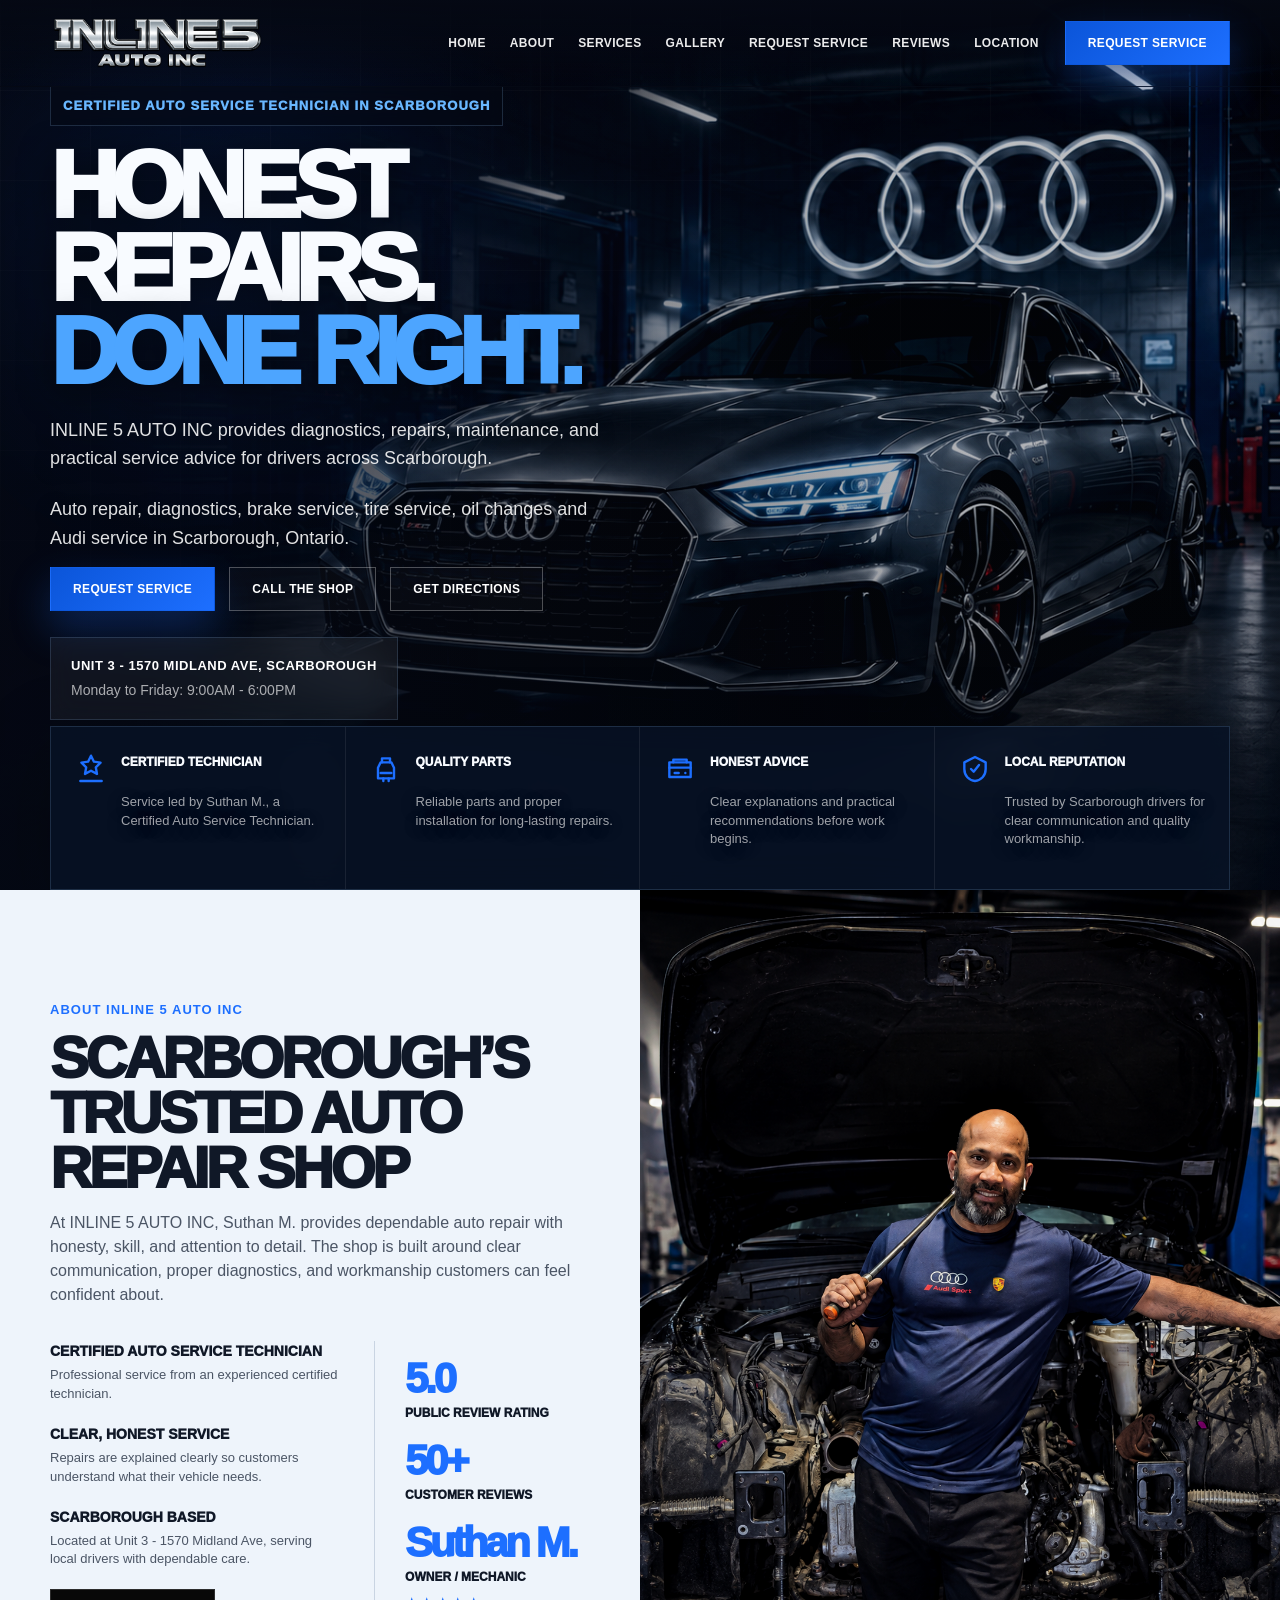
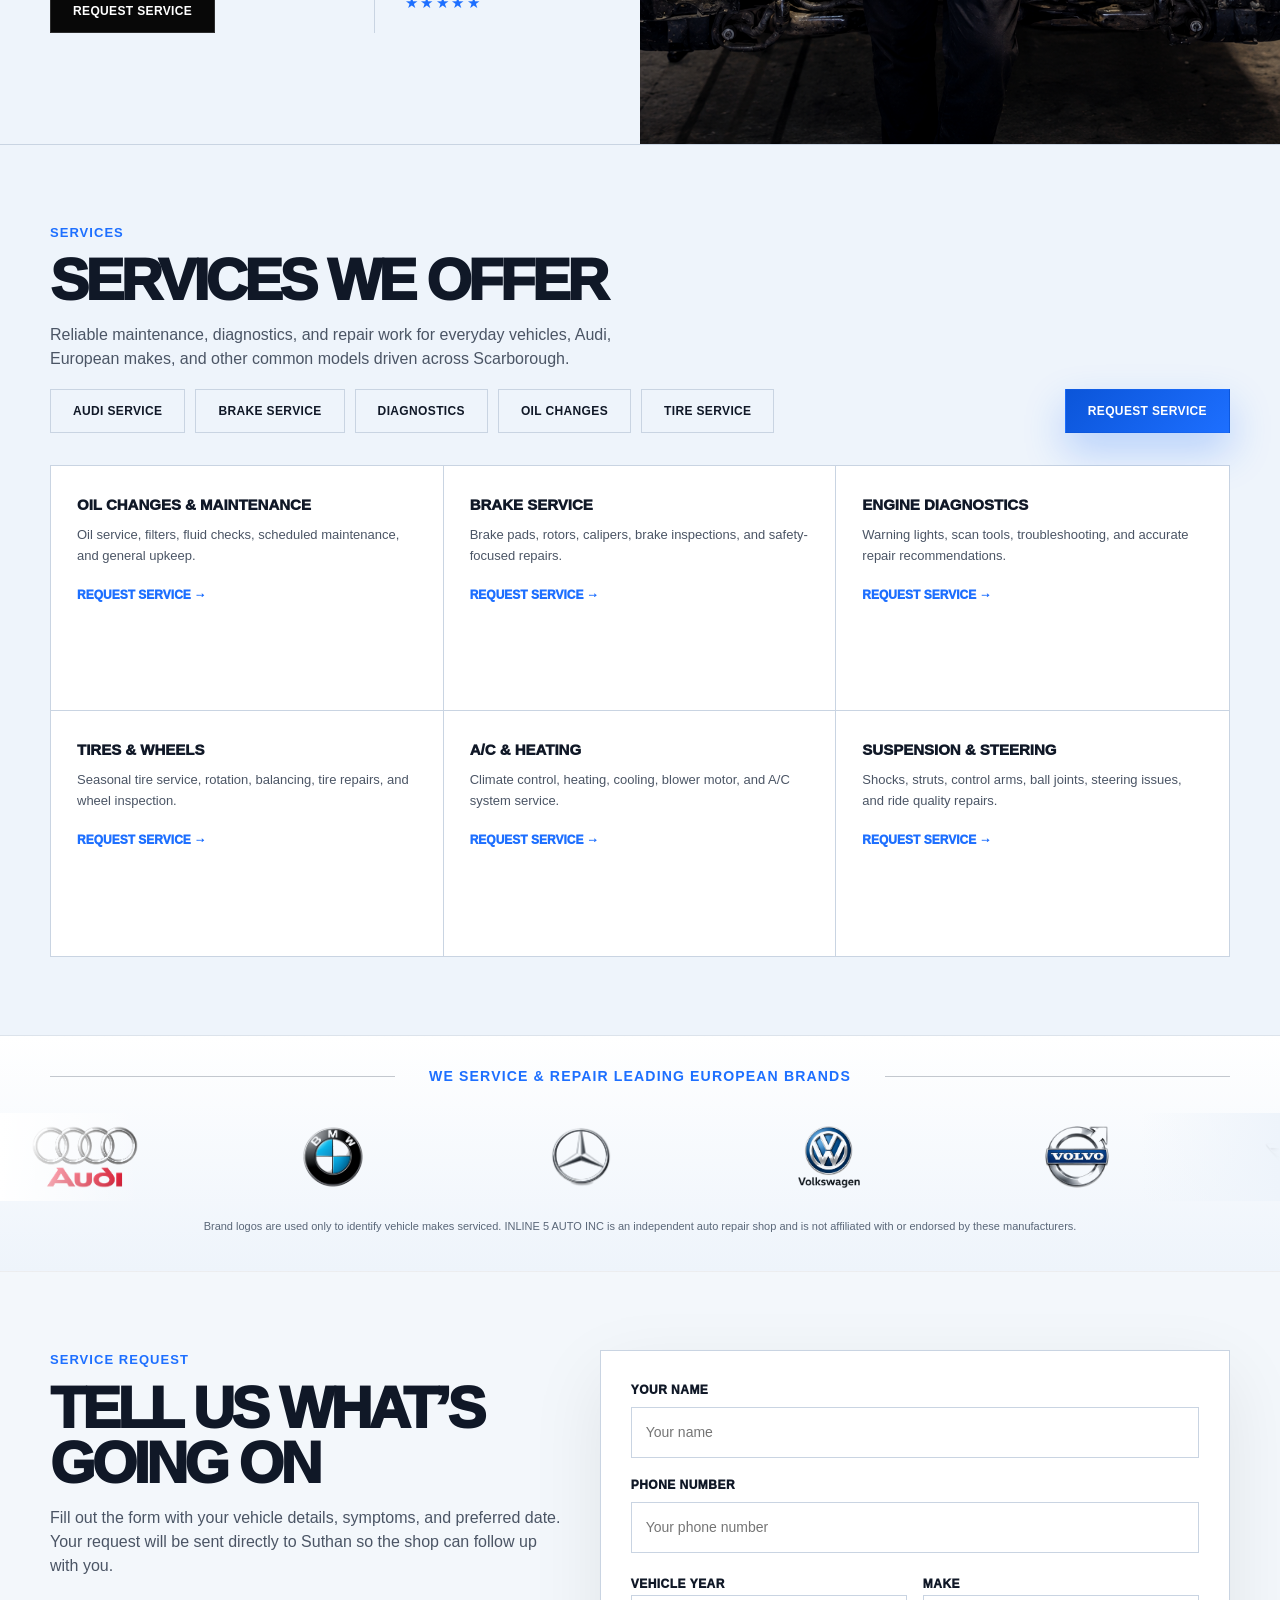
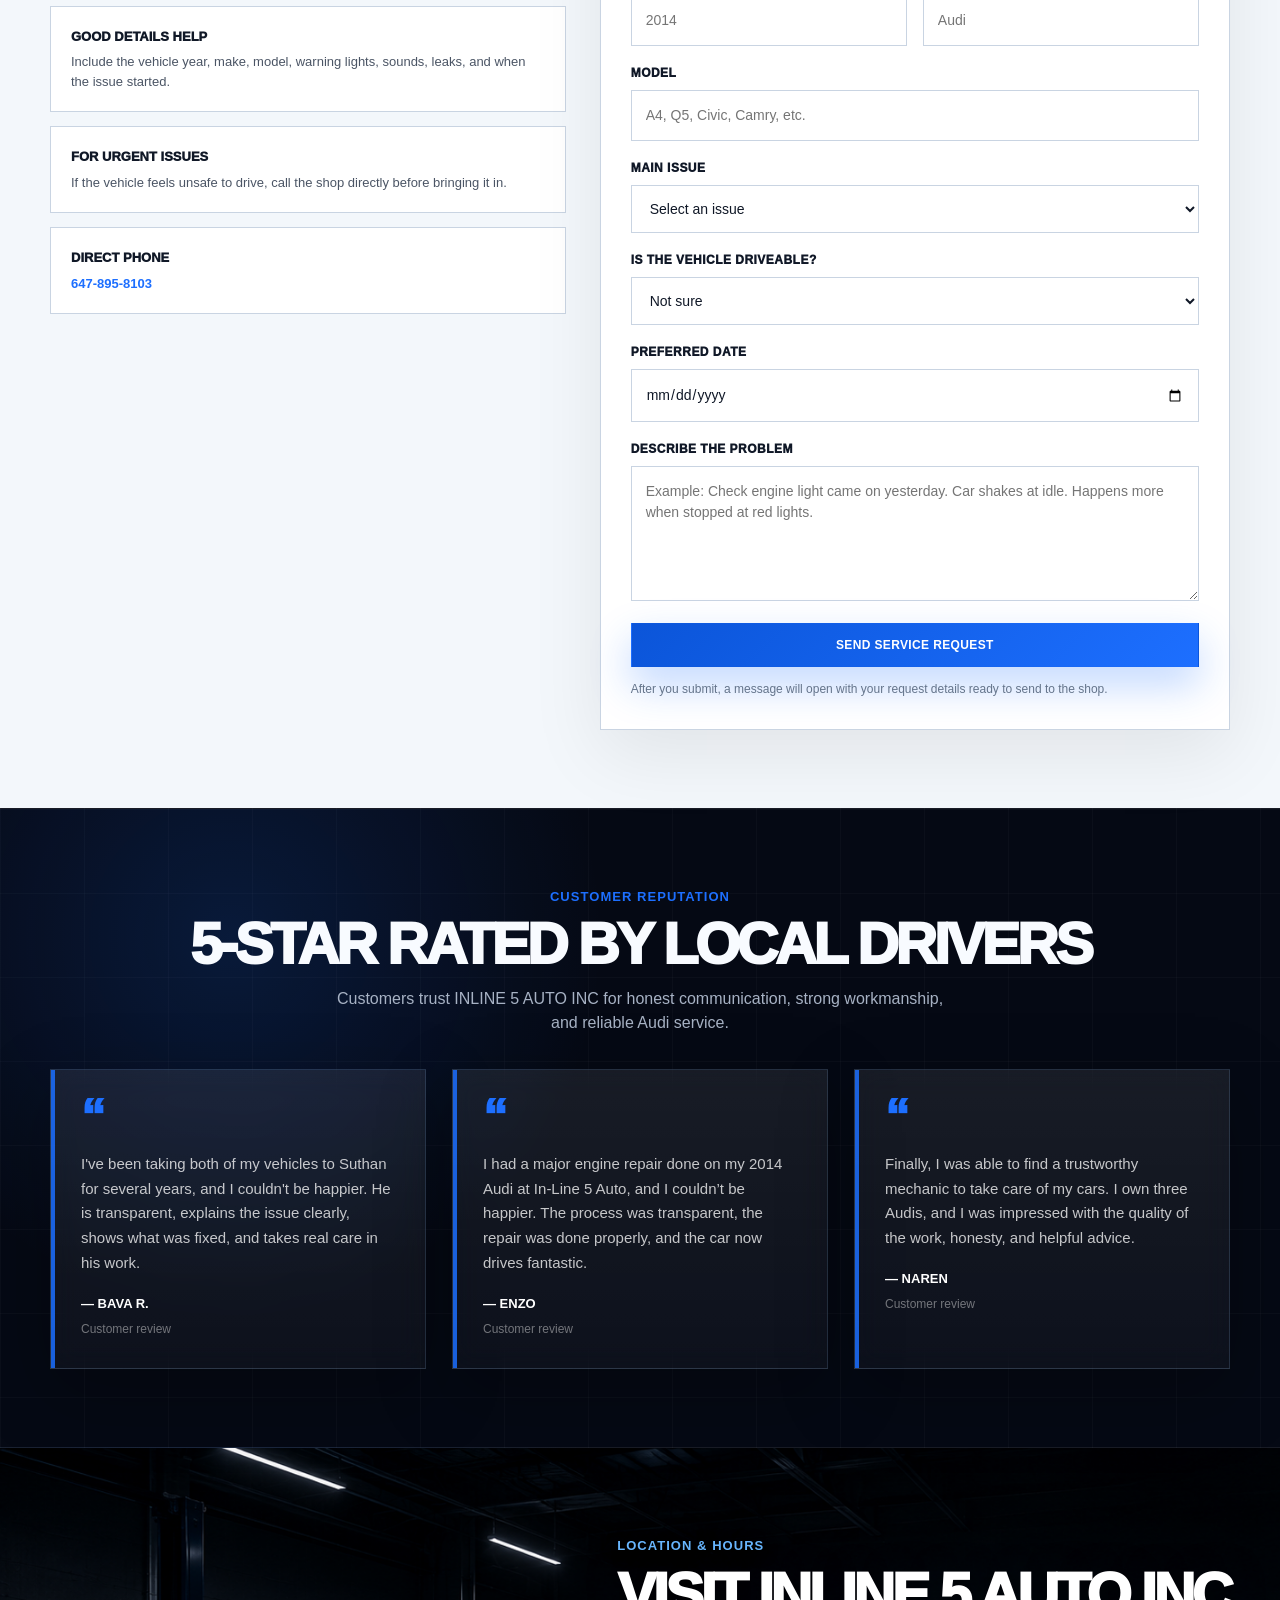
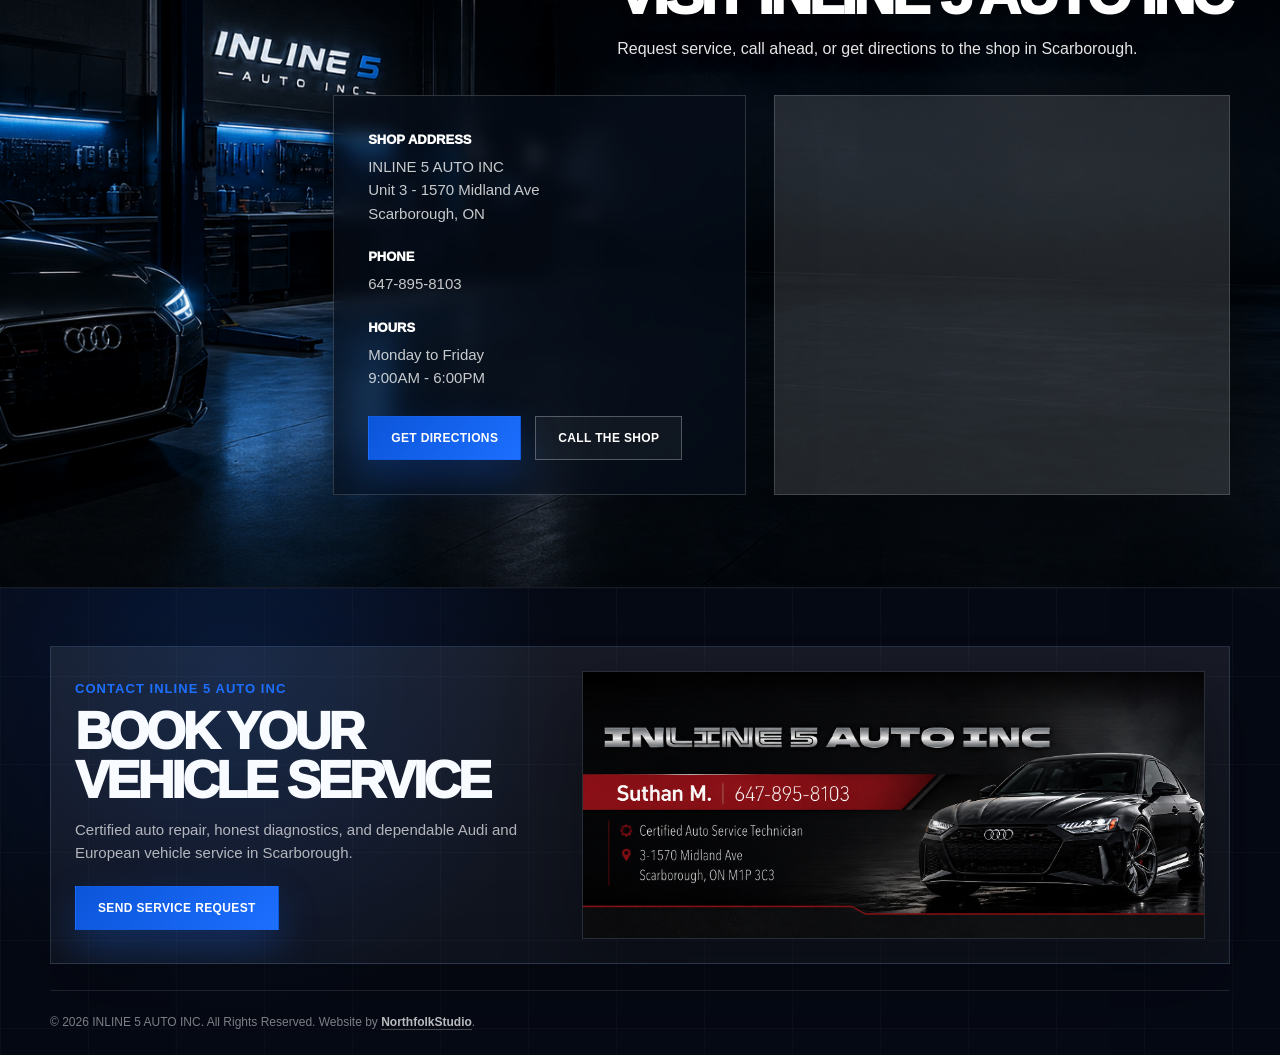
<file: index.html>
<!DOCTYPE html>
<html lang="en">
<head>
  <meta charset="UTF-8" />
  <meta name="viewport" content="width=device-width, initial-scale=1.0" />
  <link rel="icon" href="/assets/imgs/Inline5Favicon.png" type="image/png" />
  <link rel="shortcut icon" href="/assets/imgs/Inline5Favicon.png" type="image/png" />

  <title>INLINE 5 AUTO INC | Auto Repair in Scarborough, Ontario</title>

  <meta
    name="description"
    content="INLINE 5 AUTO INC provides certified auto repair, diagnostics, brake service, oil changes, tire service and maintenance in Scarborough, Ontario. Call Suthan M. at 647-895-8103."
  />

  <meta name="robots" content="index, follow" />
  <meta name="theme-color" content="#050914" />
  <link rel="canonical" href="https://inline5autoinc.ca/" />

  <meta property="og:title" content="INLINE 5 AUTO INC | Auto Repair in Scarborough, Ontario" />
  <meta property="og:description" content="Certified auto repair, diagnostics, brake service, oil changes, tire service and maintenance in Scarborough, Ontario. Call Suthan M. at 647-895-8103." />
  <meta property="og:type" content="website" />
  <meta property="og:url" content="https://inline5autoinc.ca/" />
  <meta property="og:site_name" content="INLINE 5 AUTO INC" />
  <meta property="og:image" content="https://inline5autoinc.ca/assets/imgs/Inline5autocard.png" />

  <meta name="twitter:card" content="summary_large_image" />
  <meta name="twitter:title" content="INLINE 5 AUTO INC | Auto Repair in Scarborough, Ontario" />
  <meta name="twitter:description" content="Certified auto repair, diagnostics, brake service, oil changes, tire service and maintenance in Scarborough, Ontario. Call Suthan M. at 647-895-8103." />
  <meta name="twitter:image" content="https://inline5autoinc.ca/assets/imgs/Inline5autocard.png" />

  <link rel="stylesheet" href="./assets/css/styles.css" />

  <script type="application/ld+json">
{
  "@context": "https://schema.org",
  "@type": "BreadcrumbList",
  "itemListElement": [
    {
      "@type": "ListItem",
      "position": 1,
      "name": "Home",
      "item": "https://inline5autoinc.ca/"
    }
  ]
}
  </script>

  <script type="application/ld+json">
  {
    "@context": "https://schema.org",
    "@type": "AutoRepair",
    "name": "INLINE 5 AUTO INC",
    "url": "https://inline5autoinc.ca/",
    "image": "https://inline5autoinc.ca/assets/imgs/Inline5autocard.png",
    "telephone": "+1-647-895-8103",
    "priceRange": "$$",
    "founder": "Suthan M.",
    "address": {
      "@type": "PostalAddress",
      "streetAddress": "Unit 3 - 1570 Midland Ave",
      "addressLocality": "Scarborough",
      "addressRegion": "ON",
      "addressCountry": "CA"
    },
    "openingHoursSpecification": [
      {
        "@type": "OpeningHoursSpecification",
        "dayOfWeek": ["Monday", "Tuesday", "Wednesday", "Thursday", "Friday"],
        "opens": "09:00",
        "closes": "18:00"
      }
    ],
    "areaServed": {
      "@type": "Place",
      "name": "Scarborough"
    }
  }
  </script>

  <script type="application/ld+json">
  {
    "@context": "https://schema.org",
    "@type": "WebSite",
    "name": "INLINE 5 AUTO INC",
    "alternateName": "Inline 5 Auto",
    "url": "https://inline5autoinc.ca/"
  }
  </script>
</head>

<body>
  <header class="header" id="header">
    <div class="container nav">
      <a href="./index.html" class="brand" aria-label="INLINE 5 AUTO INC Home">
        <img
          src="./assets/imgs/InlineLogo.png"
          alt="INLINE 5 AUTO INC"
          class="nav-logo"
          width="1136"
          height="294"
          decoding="async"
        />
      </a>

      <nav class="nav-links" aria-label="Primary navigation">
        <a href="./index.html#home">Home</a>
        <a href="./index.html#about">About</a>
        <div class="nav-dropdown">
          <a href="./index.html#services" class="nav-dropdown-toggle">Services</a>
          <div class="nav-dropdown-menu" aria-label="Service pages">
            <a href="./audi-service-scarborough.html">Audi Service</a>
            <a href="./brake-service-scarborough.html">Brake Service</a>
            <a href="./auto-diagnostics-scarborough.html">Diagnostics</a>
            <a href="./oil-change-scarborough.html">Oil Changes</a>
            <a href="./tire-service-scarborough.html">Tire Service</a>
          </div>
        </div>
        <a href="./gallery.html">Gallery</a>
        <a href="./index.html#service-request">Request Service</a>
        <a href="./index.html#reviews">Reviews</a>
        <a href="./index.html#location">Location</a>
      </nav>

      <div class="nav-actions">
        <a class="btn btn-primary" href="./index.html#service-request">Request Service</a>

        <button
          class="menu-toggle"
          id="menuToggle"
          aria-label="Open navigation menu"
          aria-expanded="false"
          aria-controls="mobilePanel"
        >
          <svg class="icon" viewBox="0 0 24 24" aria-hidden="true">
            <path d="M4 7h16M4 12h16M4 17h16"></path>
          </svg>
        </button>
      </div>
    </div>

    <div class="mobile-panel" id="mobilePanel">
      <a href="./index.html#home">Home</a>
      <a href="./index.html#about">About</a>
      <a href="./index.html#services">Services</a>
      <a class="mobile-sub-link" href="./audi-service-scarborough.html">Audi Service</a>
      <a class="mobile-sub-link" href="./brake-service-scarborough.html">Brake Service</a>
      <a class="mobile-sub-link" href="./auto-diagnostics-scarborough.html">Diagnostics</a>
      <a class="mobile-sub-link" href="./oil-change-scarborough.html">Oil Changes</a>
      <a class="mobile-sub-link" href="./tire-service-scarborough.html">Tire Service</a>
      <a href="./gallery.html">Gallery</a>
      <a href="./index.html#service-request">Request Service</a>
      <a href="./index.html#reviews">Reviews</a>
      <a href="./index.html#location">Location</a>
      <a href="tel:16478958103">Call 647-895-8103</a>
    </div>
  </header>

  <main>
    <section class="hero" id="home">
      <div class="hero-bg">
    <img
  src="./assets/imgs/hero-audi-workshop.png"
  alt="Audi in a professional workshop at Inline 5 Auto Inc"
  fetchpriority="high"
 width="1672" height="941" />
      </div>

      <div class="container">
        <div class="hero-content">
          <div class="hero-kicker">Certified Auto Service Technician in Scarborough</div>

          <h1>Honest Repairs. <span>Done Right.</span></h1>

          <p>
            INLINE 5 AUTO INC provides diagnostics, repairs, maintenance, and practical service advice
            for drivers across Scarborough.
          </p>

          <p class="hero-seo-line">
            Auto repair, diagnostics, brake service, tire service, oil changes and Audi service in Scarborough, Ontario.
          </p>

          <div class="hero-buttons">
            <a href="#service-request" class="btn btn-primary">Request Service</a>
            <a href="tel:16478958103" class="btn btn-outline">Call The Shop</a>
            <a
              href="https://www.google.com/maps/search/?api=1&query=1570+Midland+Ave+Unit+3+Scarborough+ON"
              class="btn btn-outline"
              target="_blank"
              rel="noopener"
            >
              Get Directions
            </a>
          </div>

          <div class="hero-contact-card">
            <strong>Unit 3 - 1570 Midland Ave, Scarborough</strong>
            <span>Monday to Friday: 9:00AM - 6:00PM</span>
          </div>
        </div>
      </div>

      <div class="trust-strip">
        <div class="trust-item">
          <svg class="icon icon-red" viewBox="0 0 24 24" aria-hidden="true">
            <path d="M12 2l2.2 4.5 5 .7-3.6 3.5.9 5-4.5-2.4-4.5 2.4.9-5L4.8 7.2l5-.7L12 2z"></path>
            <path d="M4 21h16"></path>
          </svg>
          <div>
            <h3>Certified Technician</h3>
            <p>Service led by Suthan M., a Certified Auto Service Technician.</p>
          </div>
        </div>

        <div class="trust-item">
          <svg class="icon icon-red" viewBox="0 0 24 24" aria-hidden="true">
            <path d="M8 7h8l2 4v8H6v-8l2-4z"></path>
            <path d="M9 7V4h6v3"></path>
            <path d="M8 15h8"></path>
            <path d="M10 19v2M14 19v2"></path>
          </svg>
          <div>
            <h3>Quality Parts</h3>
            <p>Reliable parts and proper installation for long-lasting repairs.</p>
          </div>
        </div>

        <div class="trust-item">
          <svg class="icon icon-red" viewBox="0 0 24 24" aria-hidden="true">
            <path d="M4 7h16v11H4z"></path>
            <path d="M4 11h16"></path>
            <path d="M8 15h3"></path>
            <path d="M16 15h.01"></path>
            <path d="M7 7V5h10v2"></path>
          </svg>
          <div>
            <h3>Honest Advice</h3>
            <p>Clear explanations and practical recommendations before work begins.</p>
          </div>
        </div>

        <div class="trust-item">
          <svg class="icon icon-red" viewBox="0 0 24 24" aria-hidden="true">
            <path d="M12 3l8 4v5c0 5-3.4 8.5-8 9-4.6-.5-8-4-8-9V7l8-4z"></path>
            <path d="M9 12l2 2 4-5"></path>
          </svg>
          <div>
            <h3>Local Reputation</h3>
            <p>Trusted by Scarborough drivers for clear communication and quality workmanship.</p>
          </div>
        </div>
      </div>
    </section>

    <section class="about" id="about">
      <div class="about-content">
        <div class="eyebrow">About INLINE 5 AUTO INC</div>
        <h2 class="section-title">Scarborough’s Trusted Auto Repair Shop</h2>

        <p class="section-copy light-copy">
          At INLINE 5 AUTO INC, Suthan M. provides dependable auto repair with honesty,
          skill, and attention to detail. The shop is built around clear communication,
          proper diagnostics, and workmanship customers can feel confident about.
        </p>

        <div class="about-details">
          <div class="about-points">
            <div class="about-point">
              <h3>Certified Auto Service Technician</h3>
              <p>Professional service from an experienced certified technician.</p>
            </div>

            <div class="about-point">
              <h3>Clear, Honest Service</h3>
              <p>Repairs are explained clearly so customers understand what their vehicle needs.</p>
            </div>

            <div class="about-point">
              <h3>Scarborough Based</h3>
              <p>Located at Unit 3 - 1570 Midland Ave, serving local drivers with dependable care.</p>
            </div>

            <a href="#service-request" class="btn btn-dark" style="width:max-content;">Request Service</a>
          </div>

          <div class="stats">
            <div class="stat">
              <strong>5.0</strong>
              <span>Public Review Rating</span>
            </div>

            <div class="stat">
              <strong>50+</strong>
              <span>Customer Reviews</span>
            </div>

            <div class="stat">
              <strong>Suthan M.</strong>
              <span>Owner / Mechanic</span>
              <div class="stars" aria-label="Five star rating">★★★★★</div>
            </div>
          </div>
        </div>
      </div>

      <div class="about-image">
        <img
          src="./assets/imgs/SuthanAbout.png"
          alt="Certified mechanic working under the hood with a wrench"
          loading="lazy"
          decoding="async"
         width="1086" height="1448" />
      </div>
    </section>

    <section class="services" id="services">
      <div class="container">
        <div class="section-head-row">
          <div>
            <div class="eyebrow">Services</div>
            <h2 class="section-title">Services We Offer</h2>

            <p class="section-copy light-copy">
              Reliable maintenance, diagnostics, and repair work for everyday vehicles, Audi, European makes, and other common models driven across Scarborough.
            </p>

            <div style="display:flex;flex-wrap:wrap;gap:10px;margin-top:18px;">
              <a href="./audi-service-scarborough.html" class="btn btn-light-outline">Audi Service</a>
              <a href="./brake-service-scarborough.html" class="btn btn-light-outline">Brake Service</a>
              <a href="./auto-diagnostics-scarborough.html" class="btn btn-light-outline">Diagnostics</a>
              <a href="./oil-change-scarborough.html" class="btn btn-light-outline">Oil Changes</a>
              <a href="./tire-service-scarborough.html" class="btn btn-light-outline">Tire Service</a>
            </div>
          </div>

          <a href="#service-request" class="btn btn-primary">Request Service</a>
        </div>

        <div class="service-grid">
          <article class="service-card">
            <h3>Oil Changes & Maintenance</h3>
            <p>Oil service, filters, fluid checks, scheduled maintenance, and general upkeep.</p>
            <a href="#service-request" class="learn-link">Request Service →</a>
          </article>

          <article class="service-card">
            <h3>Brake Service</h3>
            <p>Brake pads, rotors, calipers, brake inspections, and safety-focused repairs.</p>
            <a href="#service-request" class="learn-link">Request Service →</a>
          </article>

          <article class="service-card">
            <h3>Engine Diagnostics</h3>
            <p>Warning lights, scan tools, troubleshooting, and accurate repair recommendations.</p>
            <a href="#service-request" class="learn-link">Request Service →</a>
          </article>

          <article class="service-card">
            <h3>Tires & Wheels</h3>
            <p>Seasonal tire service, rotation, balancing, tire repairs, and wheel inspection.</p>
            <a href="#service-request" class="learn-link">Request Service →</a>
          </article>

          <article class="service-card">
            <h3>A/C & Heating</h3>
            <p>Climate control, heating, cooling, blower motor, and A/C system service.</p>
            <a href="#service-request" class="learn-link">Request Service →</a>
          </article>

          <article class="service-card">
            <h3>Suspension & Steering</h3>
            <p>Shocks, struts, control arms, ball joints, steering issues, and ride quality repairs.</p>
            <a href="#service-request" class="learn-link">Request Service →</a>
          </article>
        </div>
      </div>
    </section>
    
<section class="brand-banner brand-marquee" aria-label="European brands serviced">
  <div class="banner-title container">
    <span></span>
    <strong>We service & repair leading European brands</strong>
    <span></span>
  </div>

  <div class="brand-marquee-window">
    <div class="brand-marquee-track">
      <div class="brand-logo audi-logo">
        <img src="./assets/imgs/audi.png" alt="Audi repair and service in Scarborough"  width="1137" height="700"  loading="lazy"  decoding="async" />
      </div>

      <div class="brand-logo bmw-logo">
        <img src="./assets/imgs/bmw.png" alt="BMW repair and service in Scarborough"  width="623" height="622"  loading="lazy"  decoding="async" />
      </div>

      <div class="brand-logo mercedes-logo">
        <img src="./assets/imgs/mercedes.png" alt="Mercedes-Benz repair and service in Scarborough"  width="578" height="579"  loading="lazy"  decoding="async" />
      </div>

      <div class="brand-logo volkswagen-logo">
        <img src="./assets/imgs/volkswagen.png" alt="Volkswagen repair and service in Scarborough"  width="815" height="807"  loading="lazy"  decoding="async" />
      </div>

      <div class="brand-logo volvo-logo">
        <img src="./assets/imgs/volvo.png" alt="Volvo repair and service in Scarborough"  width="798" height="775"  loading="lazy"  decoding="async" />
      </div>

      <div class="brand-logo mini-logo">
        <img src="./assets/imgs/minicooper.png" alt="MINI Cooper repair and service in Scarborough"  width="1137" height="564"  loading="lazy"  decoding="async" />
      </div>

      <div class="brand-logo landrover-logo">
        <img src="./assets/imgs/landrover.png" alt="Land Rover repair and service in Scarborough"  width="1076" height="649"  loading="lazy"  decoding="async" />
      </div>

      <div class="brand-logo jaguar-logo">
        <img src="./assets/imgs/jaguar.png" alt="Jaguar repair and service in Scarborough"  width="812" height="827"  loading="lazy"  decoding="async" />
      </div>

      <div class="brand-logo porsche-logo">
        <img src="./assets/imgs/porche.png" alt="Porsche repair and service in Scarborough"  width="1044" height="747"  loading="lazy"  decoding="async" />
      </div>

      <div class="brand-logo audi-logo" aria-hidden="true">
        <img src="./assets/imgs/audi.png" alt=""  width="1137" height="700"  loading="lazy"  decoding="async" />
      </div>

      <div class="brand-logo bmw-logo" aria-hidden="true">
        <img src="./assets/imgs/bmw.png" alt=""  width="623" height="622"  loading="lazy"  decoding="async" />
      </div>

      <div class="brand-logo mercedes-logo" aria-hidden="true">
        <img src="./assets/imgs/mercedes.png" alt=""  width="578" height="579"  loading="lazy"  decoding="async" />
      </div>

      <div class="brand-logo volkswagen-logo" aria-hidden="true">
        <img src="./assets/imgs/volkswagen.png" alt=""  width="815" height="807"  loading="lazy"  decoding="async" />
      </div>

      <div class="brand-logo volvo-logo" aria-hidden="true">
        <img src="./assets/imgs/volvo.png" alt=""  width="798" height="775"  loading="lazy"  decoding="async" />
      </div>

      <div class="brand-logo mini-logo" aria-hidden="true">
        <img src="./assets/imgs/minicooper.png" alt=""  width="1137" height="564"  loading="lazy"  decoding="async" />
      </div>

      <div class="brand-logo landrover-logo" aria-hidden="true">
        <img src="./assets/imgs/landrover.png" alt=""  width="1076" height="649"  loading="lazy"  decoding="async" />
      </div>

      <div class="brand-logo jaguar-logo" aria-hidden="true">
        <img src="./assets/imgs/jaguar.png" alt=""  width="812" height="827"  loading="lazy"  decoding="async" />
      </div>

      <div class="brand-logo porsche-logo" aria-hidden="true">
        <img src="./assets/imgs/porche.png" alt=""  width="1044" height="747"  loading="lazy"  decoding="async" />
      </div>
    </div>
  </div>

  <p class="make-disclaimer container">
    Brand logos are used only to identify vehicle makes serviced. INLINE 5 AUTO INC is an independent auto repair shop and is not affiliated with or endorsed by these manufacturers.
  </p>
</section>

    <section class="service-request" id="service-request">
      <div class="container">
        <div class="service-request-grid">
          <div class="service-request-copy">
            <div class="eyebrow">Service Request</div>
            <h2 class="section-title">Tell Us What’s Going On</h2>
            <p class="section-copy light-copy">
              Fill out the form with your vehicle details, symptoms, and preferred date. Your request will be sent directly to Suthan so the shop can follow up with you.
            </p>

            <div class="request-notes">
              <div>
                <strong>Good Details Help</strong>
                <span>Include the vehicle year, make, model, warning lights, sounds, leaks, and when the issue started.</span>
              </div>

              <div>
                <strong>For Urgent Issues</strong>
                <span>If the vehicle feels unsafe to drive, call the shop directly before bringing it in.</span>
              </div>

              <div>
                <strong>Direct Phone</strong>
                <span><a href="tel:16478958103" style="color:#1d6fff;font-weight:900;">647-895-8103</a></span>
              </div>
            </div>
          </div>

          <form class="request-form" id="serviceRequestForm">
            <div class="form-row">
              <label for="customerName">Your Name</label>
              <input id="customerName" name="customerName" type="text" placeholder="Your name" required>
            </div>

            <div class="form-row">
              <label for="customerPhone">Phone Number</label>
              <input id="customerPhone" name="customerPhone" type="tel" placeholder="Your phone number" required>
            </div>

            <div class="form-row two-col">
              <div>
                <label for="vehicleYear">Vehicle Year</label>
                <input id="vehicleYear" name="vehicleYear" type="text" placeholder="2014">
              </div>

              <div>
                <label for="vehicleMake">Make</label>
                <input id="vehicleMake" name="vehicleMake" type="text" placeholder="Audi">
              </div>
            </div>

            <div class="form-row">
              <label for="vehicleModel">Model</label>
              <input id="vehicleModel" name="vehicleModel" type="text" placeholder="A4, Q5, Civic, Camry, etc.">
            </div>

            <div class="form-row">
              <label for="mainIssue">Main Issue</label>
              <select id="mainIssue" name="mainIssue" required>
                <option value="">Select an issue</option>
                <option value="Check engine light">Check engine light</option>
                <option value="Brake noise or brake issue">Brake noise or brake issue</option>
                <option value="Oil change or maintenance">Oil change or maintenance</option>
                <option value="Tire or wheel issue">Tire or wheel issue</option>
                <option value="A/C or heating issue">A/C or heating issue</option>
                <option value="Suspension or steering issue">Suspension or steering issue</option>
                <option value="Engine or performance issue">Engine or performance issue</option>
                <option value="Leak or fluid issue">Leak or fluid issue</option>
                <option value="Other">Other</option>
              </select>
            </div>

            <div class="form-row">
              <label for="driveable">Is The Vehicle Driveable?</label>
              <select id="driveable" name="driveable">
                <option value="Not sure">Not sure</option>
                <option value="Yes, it is driveable">Yes, it is driveable</option>
                <option value="No, it may need towing">No, it may need towing</option>
              </select>
            </div>

            <div class="form-row">
              <label for="preferredDate">Preferred Date</label>
              <input id="preferredDate" name="preferredDate" type="date">
            </div>

            <div class="form-row">
              <label for="details">Describe The Problem</label>
              <textarea id="details" name="details" rows="5" placeholder="Example: Check engine light came on yesterday. Car shakes at idle. Happens more when stopped at red lights."></textarea>
            </div>

            <button type="submit" class="btn btn-primary form-submit">
              Send Service Request
            </button>

            <p class="form-disclaimer">
              After you submit, a message will open with your request details ready to send to the shop.
            </p>
          </form>
        </div>
      </div>
    </section>

    <section class="reviews" id="reviews">
      <div class="container">
        <div class="center-head">
          <div class="eyebrow">Customer Reputation</div>
          <h2 class="section-title">5-Star Rated By Local Drivers</h2>
          <p class="section-copy" style="margin-left:auto;margin-right:auto;">
            Customers trust INLINE 5 AUTO INC for honest communication, strong workmanship, and reliable Audi service.
          </p>
        </div>

        <div class="review-grid">
          <article class="review-card">
            <div class="quote-mark">“</div>
            <p>I've been taking both of my vehicles to Suthan for several years, and I couldn't be happier. He is transparent, explains the issue clearly, shows what was fixed, and takes real care in his work.</p>
            <strong>— Bava R.</strong>
            <small>Customer review</small>
          </article>

          <article class="review-card">
            <div class="quote-mark">“</div>
            <p>I had a major engine repair done on my 2014 Audi at In-Line 5 Auto, and I couldn’t be happier. The process was transparent, the repair was done properly, and the car now drives fantastic.</p>
            <strong>— Enzo</strong>
            <small>Customer review</small>
          </article>

          <article class="review-card">
            <div class="quote-mark">“</div>
            <p>Finally, I was able to find a trustworthy mechanic to take care of my cars. I own three Audis, and I was impressed with the quality of the work, honesty, and helpful advice.</p>
            <strong>— Naren</strong>
            <small>Customer review</small>
          </article>
        </div>
      </div>
    </section>

    <section class="location" id="location">
      <div class="container">
        <div class="section-head-row">
          <div>
            <div class="eyebrow">Location & Hours</div>
            <h2 class="section-title">Visit INLINE 5 AUTO INC</h2>
            <p class="section-copy light-copy">
              Request service, call ahead, or get directions to the shop in Scarborough.
            </p>
          </div>
        </div>

        <div class="location-grid">
          <div class="location-card">
            <div class="location-detail">
              <h3>Shop Address</h3>
              <p>INLINE 5 AUTO INC<br>Unit 3 - 1570 Midland Ave<br>Scarborough, ON</p>
            </div>

            <div class="location-detail">
              <h3>Phone</h3>
              <p><a href="tel:16478958103">647-895-8103</a></p>
            </div>

            <div class="location-detail">
              <h3>Hours</h3>
              <p>Monday to Friday<br>9:00AM - 6:00PM</p>
            </div>

            <div class="location-actions">
              <a
                href="https://www.google.com/maps/search/?api=1&query=1570+Midland+Ave+Unit+3+Scarborough+ON"
                class="btn btn-primary"
                target="_blank"
                rel="noopener"
              >
                Get Directions
              </a>

              <a href="tel:16478958103" class="btn btn-light-outline">Call The Shop</a>
            </div>
          </div>

          <div class="map-card">
            <iframe
              title="Map to INLINE 5 AUTO INC at 1570 Midland Ave, Scarborough"
              loading="lazy"
              referrerpolicy="no-referrer-when-downgrade"
              src="https://www.google.com/maps?q=1570%20Midland%20Ave%20Unit%203%20Scarborough%20ON&output=embed">
            </iframe>
          </div>
        </div>
      </div>
    </section>
  </main>

  <footer class="footer" id="contact">
    <div class="container">
      <div class="footer-card-feature">
        <div class="footer-card-copy">
          <div class="eyebrow">Contact Inline 5 Auto Inc</div>
          <h2>Book Your Vehicle Service</h2>
          <p>
            Certified auto repair, honest diagnostics, and dependable Audi and European vehicle service in Scarborough.
          </p>
          <a href="#service-request" class="btn btn-primary">Send Service Request</a>
        </div>

        <div class="footer-business-card">
          <img
            src="./assets/imgs/Inline5autocard.png"
            alt="INLINE 5 AUTO INC business card with contact details"
            loading="lazy"
            decoding="async"
           width="1916" height="821" />
        </div>
      </div>

      <div class="footer-bottom">
        <span>
          © 2026 INLINE 5 AUTO INC. All Rights Reserved.
          Website by <a href="https://northfolkstudio.com" target="_blank" rel="noopener">NorthfolkStudio</a>.
        </span>
      </div>
    </div>
  </footer>

  <div class="mobile-call-bar">
    <a href="tel:16478958103">Call Shop</a>
    <a href="#service-request">Request Service</a>
  </div>

  <script>
    const header = document.getElementById("header");
    const menuToggle = document.getElementById("menuToggle");
    const mobilePanel = document.getElementById("mobilePanel");
    const serviceRequestForm = document.getElementById("serviceRequestForm");

    function updateHeaderState() {
      header.classList.toggle("scrolled", window.scrollY > 20);
    }

    updateHeaderState();

    window.addEventListener("scroll", updateHeaderState, { passive: true });

    menuToggle.addEventListener("click", () => {
      const isOpen = mobilePanel.classList.toggle("open");
      menuToggle.setAttribute("aria-expanded", String(isOpen));
    });

    mobilePanel.querySelectorAll("a").forEach((link) => {
      link.addEventListener("click", () => {
        mobilePanel.classList.remove("open");
        menuToggle.setAttribute("aria-expanded", "false");
      });
    });

    document.addEventListener("keydown", (event) => {
      if (event.key === "Escape" && mobilePanel.classList.contains("open")) {
        mobilePanel.classList.remove("open");
        menuToggle.setAttribute("aria-expanded", "false");
        menuToggle.focus();
      }
    });

    if (serviceRequestForm) {
      serviceRequestForm.addEventListener("submit", (event) => {
        event.preventDefault();

        const formData = new FormData(serviceRequestForm);

        const customerName = formData.get("customerName") || "";
        const customerPhone = formData.get("customerPhone") || "";
        const vehicleYear = formData.get("vehicleYear") || "";
        const vehicleMake = formData.get("vehicleMake") || "";
        const vehicleModel = formData.get("vehicleModel") || "";
        const mainIssue = formData.get("mainIssue") || "";
        const driveable = formData.get("driveable") || "";
        const preferredDate = formData.get("preferredDate") || "";
        const details = formData.get("details") || "";

        const message = `
This is a service request sent from inline5autoinc.ca.

A customer has submitted the following vehicle service request:

Customer Name:
${customerName}

Phone Number:
${customerPhone}

Vehicle:
${vehicleYear} ${vehicleMake} ${vehicleModel}

Main Issue:
${mainIssue}

Is the vehicle currently driveable?
${driveable}

Preferred Service Date:
${preferredDate || "No preferred date selected"}

Additional Details:
${details || "No additional details provided"}

Please review the request and follow up with the customer when available.

INLINE 5 AUTO INC
        `.trim();

        const shopNumber = "16478958103";
        const requestUrl = `https://wa.me/${shopNumber}?text=${encodeURIComponent(message)}`;

        window.open(requestUrl, "_blank", "noopener,noreferrer");
      });
    }
  </script>
</body>
</html>
</file>
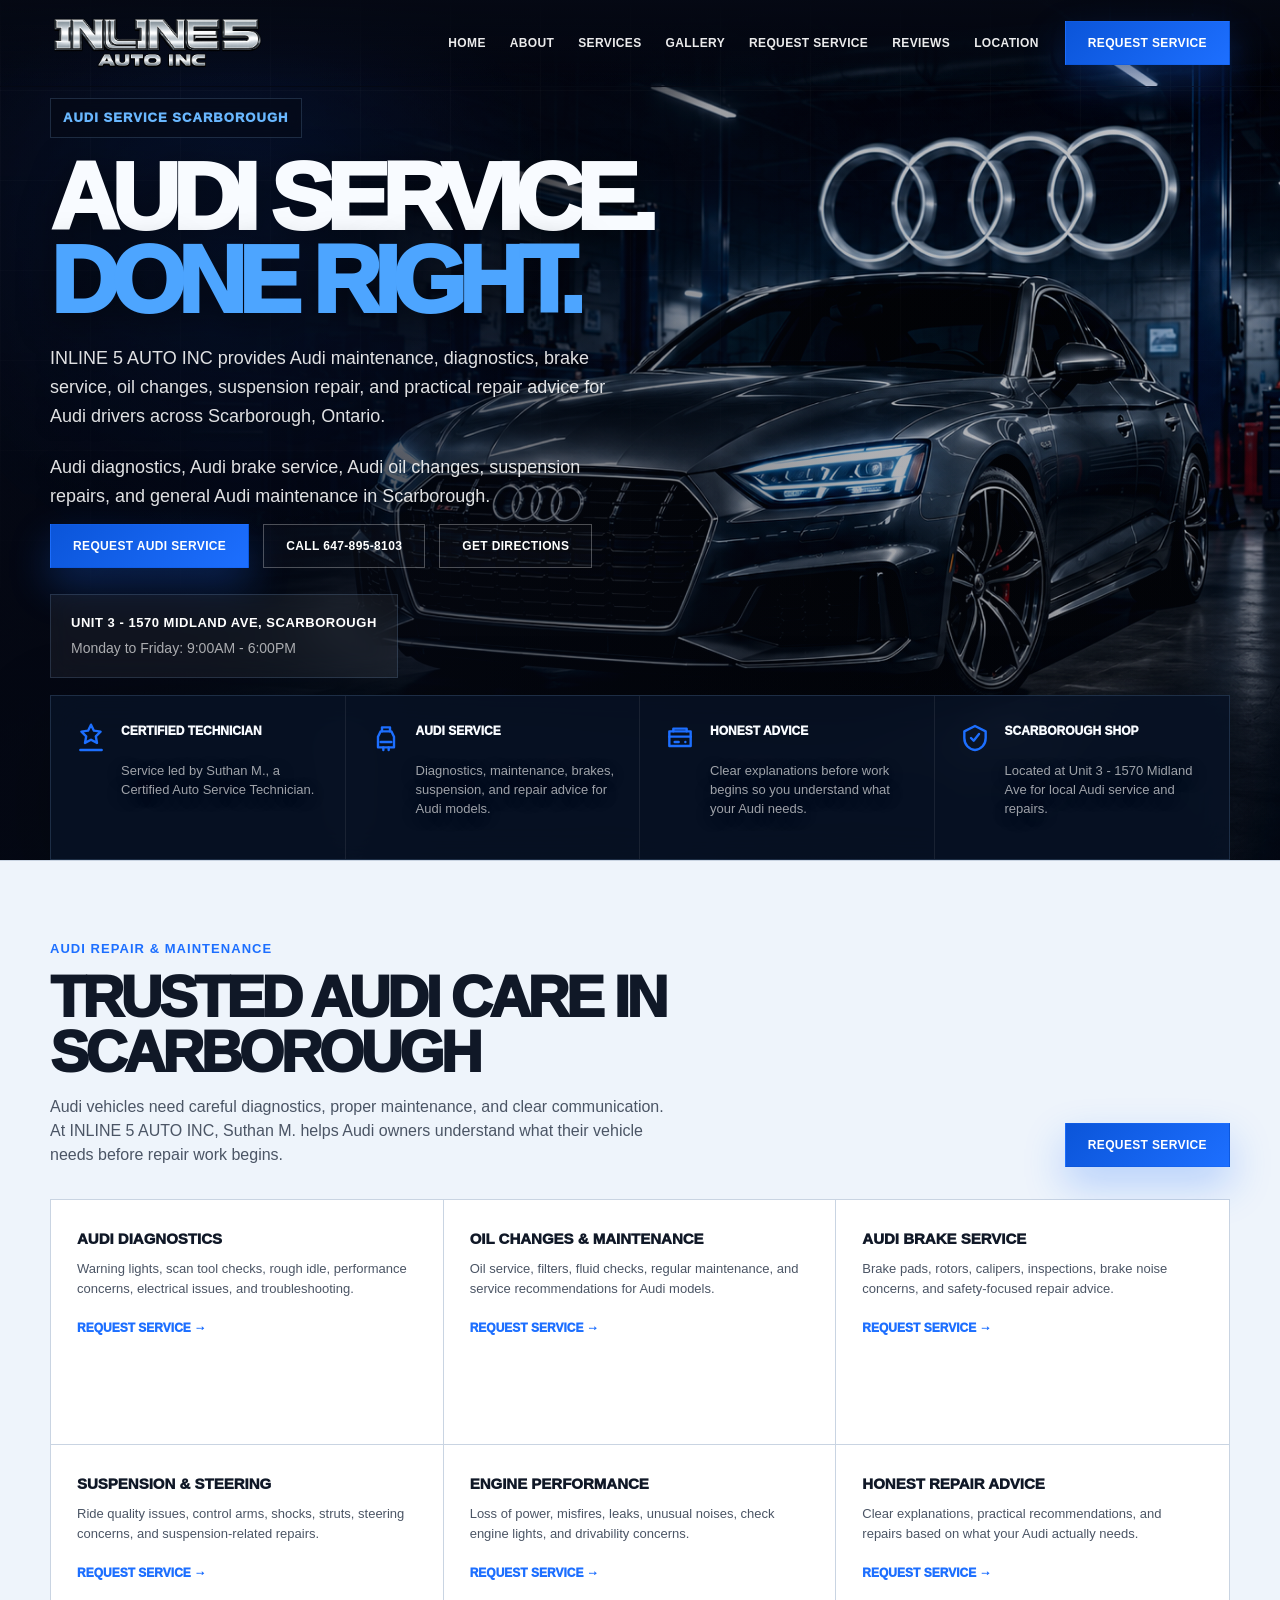
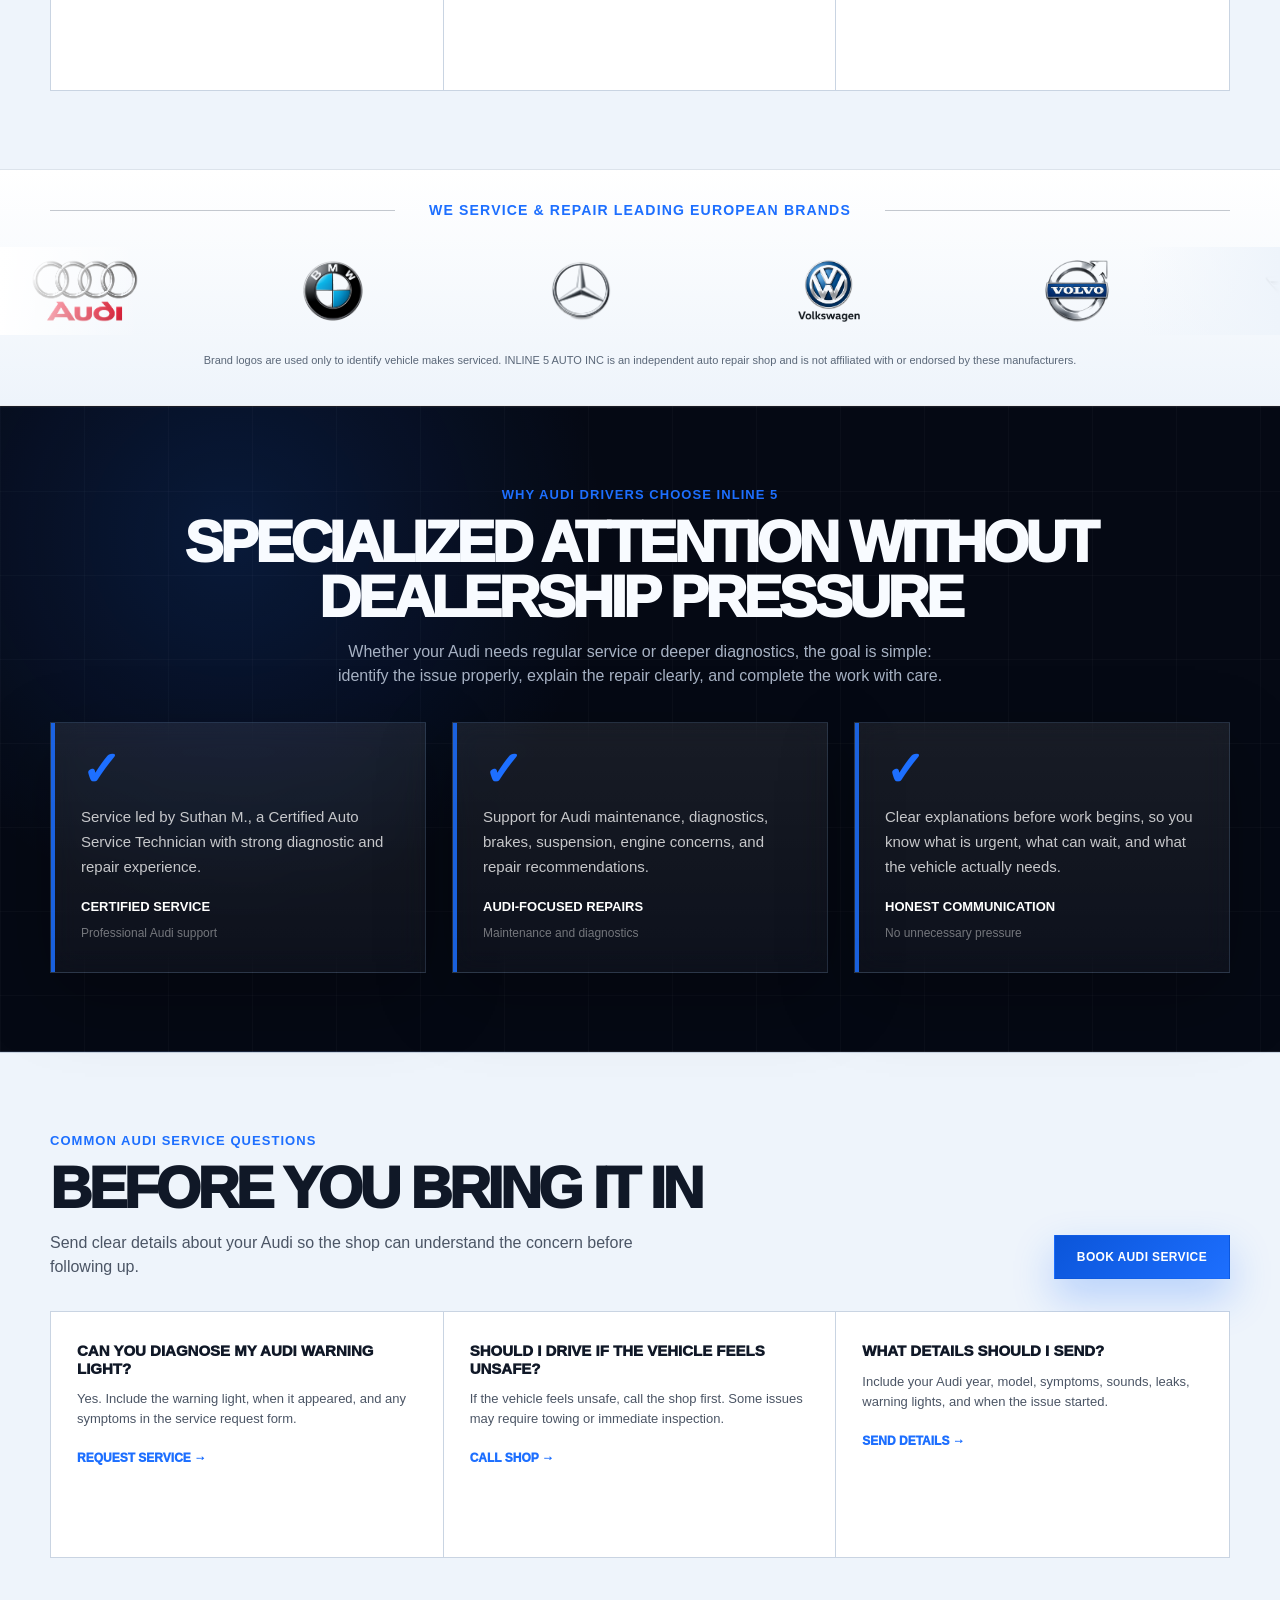
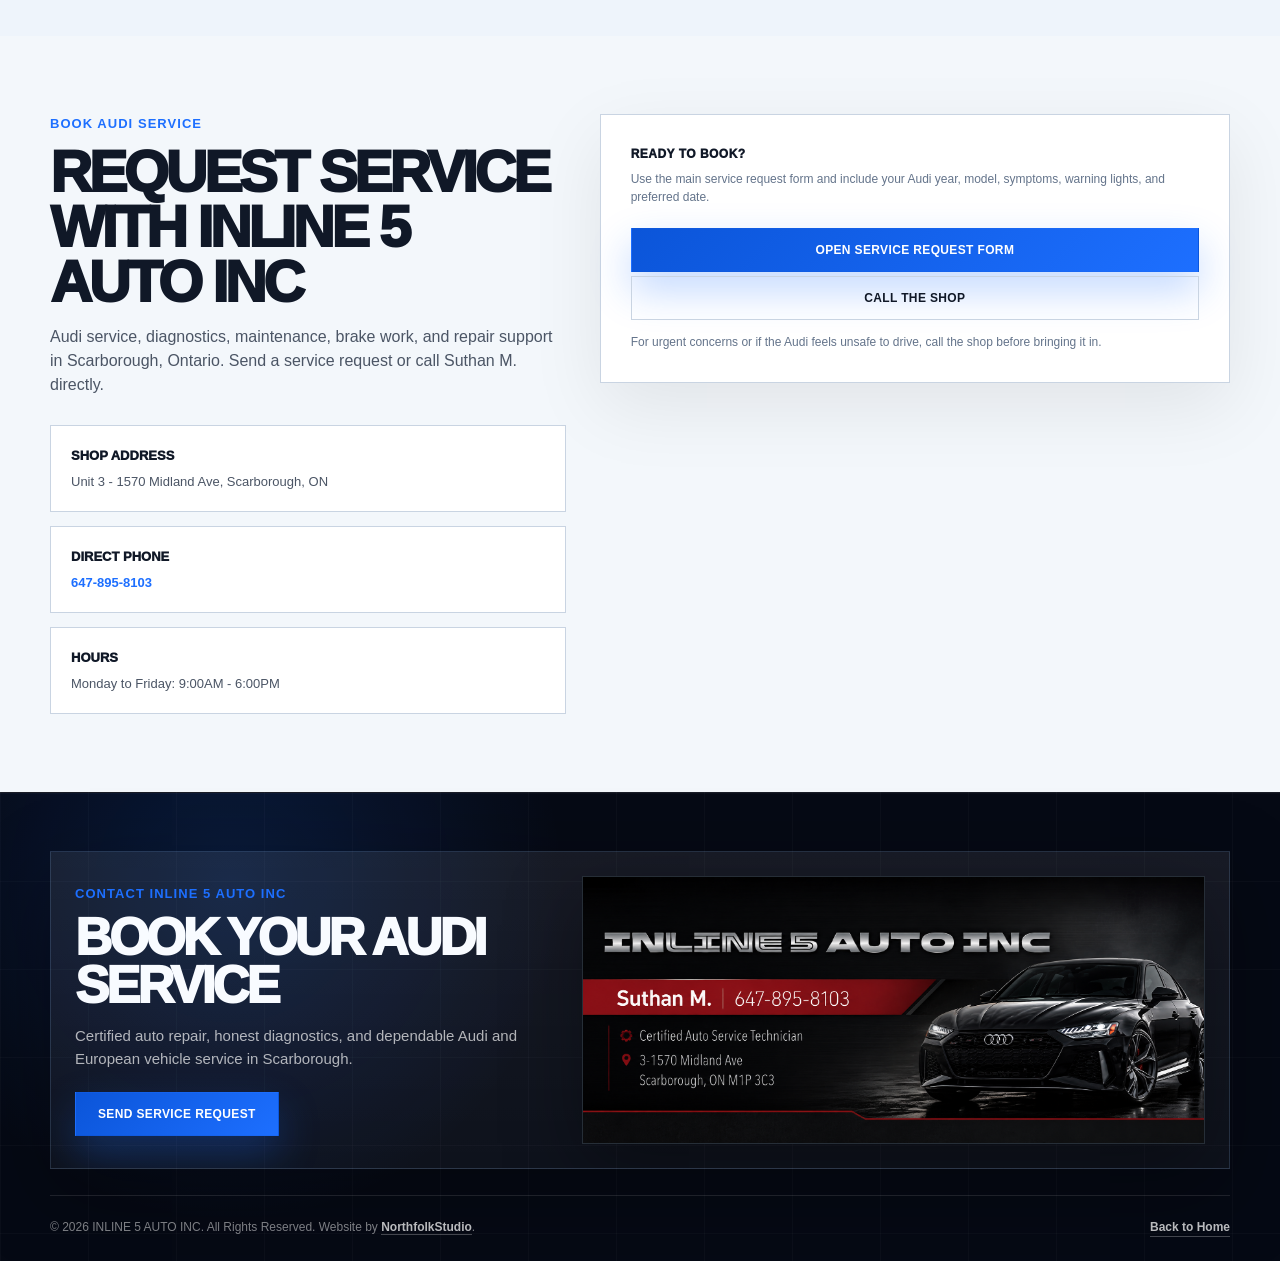
<file: audi-service-scarborough.html>
<!DOCTYPE html>
<html lang="en">
<head>
  <meta charset="UTF-8" />
  <meta name="viewport" content="width=device-width, initial-scale=1.0" />
  <link rel="icon" href="/assets/imgs/Inline5Favicon.png" type="image/png" />
  <link rel="shortcut icon" href="/assets/imgs/Inline5Favicon.png" type="image/png" />

  <title>Audi Service Scarborough | INLINE 5 AUTO INC</title>

  <meta
    name="description"
    content="INLINE 5 AUTO INC provides Audi service, diagnostics, oil changes, brake service, suspension repair and maintenance in Scarborough, Ontario. Call Suthan M. at 647-895-8103."
  />

  <meta name="robots" content="index, follow" />
  <meta name="theme-color" content="#050914" />
  <link rel="canonical" href="https://inline5autoinc.ca/audi-service-scarborough.html" />

  <meta property="og:title" content="Audi Service Scarborough | INLINE 5 AUTO INC" />
  <meta property="og:description" content="Audi diagnostics, maintenance, brake service, oil changes and repair support in Scarborough, Ontario." />
  <meta property="og:type" content="website" />
  <meta property="og:url" content="https://inline5autoinc.ca/audi-service-scarborough.html" />
  <meta property="og:site_name" content="INLINE 5 AUTO INC" />
  <meta property="og:image" content="https://inline5autoinc.ca/assets/imgs/Inline5autocard.png" />

  <meta name="twitter:card" content="summary_large_image" />
  <meta name="twitter:title" content="Audi Service Scarborough | INLINE 5 AUTO INC" />
  <meta name="twitter:description" content="Audi diagnostics, maintenance, brake service, oil changes and repair support in Scarborough, Ontario." />
  <meta name="twitter:image" content="https://inline5autoinc.ca/assets/imgs/Inline5autocard.png" />

  <link rel="stylesheet" href="./assets/css/styles.css" />

  <script type="application/ld+json">
{
  "@context": "https://schema.org",
  "@type": "Service",
  "name": "Audi Service Scarborough",
  "serviceType": "Audi repair, diagnostics and maintenance",
  "url": "https://inline5autoinc.ca/audi-service-scarborough.html",
  "provider": {
    "@type": "AutoRepair",
    "@id": "https://inline5autoinc.ca/#autorepair",
    "name": "INLINE 5 AUTO INC",
    "url": "https://inline5autoinc.ca/",
    "image": "https://inline5autoinc.ca/assets/imgs/Inline5autocard.png",
    "telephone": "+1-647-895-8103",
    "address": {
      "@type": "PostalAddress",
      "streetAddress": "Unit 3 - 1570 Midland Ave",
      "addressLocality": "Scarborough",
      "addressRegion": "ON",
      "addressCountry": "CA"
    }
  },
  "areaServed": {
    "@type": "Place",
    "name": "Scarborough, Ontario"
  }
}
  </script>

  <script type="application/ld+json">
{
  "@context": "https://schema.org",
  "@type": "BreadcrumbList",
  "itemListElement": [
    {
      "@type": "ListItem",
      "position": 1,
      "name": "Home",
      "item": "https://inline5autoinc.ca/"
    },
    {
      "@type": "ListItem",
      "position": 2,
      "name": "Audi Service Scarborough",
      "item": "https://inline5autoinc.ca/audi-service-scarborough.html"
    }
  ]
}
  </script>
</head>

<body>
  <header class="header" id="header">
    <div class="container nav">
      <a href="./index.html" class="brand" aria-label="INLINE 5 AUTO INC Home">
        <img
          src="./assets/imgs/InlineLogo.png"
          alt="INLINE 5 AUTO INC"
          class="nav-logo"
          width="1136"
          height="294"
          decoding="async"
        />
      </a>

      <nav class="nav-links" aria-label="Primary navigation">
        <a href="./index.html#home">Home</a>
        <a href="./index.html#about">About</a>
        <div class="nav-dropdown">
          <a href="./index.html#services" class="nav-dropdown-toggle">Services</a>
          <div class="nav-dropdown-menu" aria-label="Service pages">
            <a href="./audi-service-scarborough.html">Audi Service</a>
            <a href="./brake-service-scarborough.html">Brake Service</a>
            <a href="./auto-diagnostics-scarborough.html">Diagnostics</a>
            <a href="./oil-change-scarborough.html">Oil Changes</a>
            <a href="./tire-service-scarborough.html">Tire Service</a>
          </div>
        </div>
        <a href="./gallery.html">Gallery</a>
        <a href="./index.html#service-request">Request Service</a>
        <a href="./index.html#reviews">Reviews</a>
        <a href="./index.html#location">Location</a>
      </nav>

      <div class="nav-actions">
        <a class="btn btn-primary" href="./index.html#service-request">Request Service</a>

        <button
          class="menu-toggle"
          id="menuToggle"
          aria-label="Open navigation menu"
          aria-expanded="false"
          aria-controls="mobilePanel"
        >
          <svg class="icon" viewBox="0 0 24 24" aria-hidden="true">
            <path d="M4 7h16M4 12h16M4 17h16"></path>
          </svg>
        </button>
      </div>
    </div>

    <div class="mobile-panel" id="mobilePanel">
      <a href="./index.html#home">Home</a>
      <a href="./index.html#about">About</a>
      <a href="./index.html#services">Services</a>
      <a class="mobile-sub-link" href="./audi-service-scarborough.html">Audi Service</a>
      <a class="mobile-sub-link" href="./brake-service-scarborough.html">Brake Service</a>
      <a class="mobile-sub-link" href="./auto-diagnostics-scarborough.html">Diagnostics</a>
      <a class="mobile-sub-link" href="./oil-change-scarborough.html">Oil Changes</a>
      <a class="mobile-sub-link" href="./tire-service-scarborough.html">Tire Service</a>
      <a href="./gallery.html">Gallery</a>
      <a href="./index.html#service-request">Request Service</a>
      <a href="./index.html#reviews">Reviews</a>
      <a href="./index.html#location">Location</a>
      <a href="tel:16478958103">Call 647-895-8103</a>
    </div>
  </header>

  <main>
    <section class="hero" id="home">
      <div class="hero-bg">
        <img
          src="./assets/imgs/hero-audi-workshop.png"
          alt="Audi in a professional workshop at Inline 5 Auto Inc"
          fetchpriority="high"
         width="1672" height="941" />
      </div>

      <div class="container">
        <div class="hero-content">
          <div class="hero-kicker">Audi Service Scarborough</div>

          <h1>Audi Service. <span>Done Right.</span></h1>

          <p>
            INLINE 5 AUTO INC provides Audi maintenance, diagnostics, brake service,
            oil changes, suspension repair, and practical repair advice for Audi drivers
            across Scarborough, Ontario.
          </p>

          <p class="hero-seo-line">
            Audi diagnostics, Audi brake service, Audi oil changes, suspension repairs,
            and general Audi maintenance in Scarborough.
          </p>

          <div class="hero-buttons">
            <a href="./index.html#service-request" class="btn btn-primary">Request Audi Service</a>
            <a href="tel:16478958103" class="btn btn-outline">Call 647-895-8103</a>
            <a
              href="https://www.google.com/maps/search/?api=1&query=1570+Midland+Ave+Unit+3+Scarborough+ON"
              class="btn btn-outline"
              target="_blank"
              rel="noopener"
            >
              Get Directions
            </a>
          </div>

          <div class="hero-contact-card">
            <strong>Unit 3 - 1570 Midland Ave, Scarborough</strong>
            <span>Monday to Friday: 9:00AM - 6:00PM</span>
          </div>
        </div>
      </div>

      <div class="trust-strip">
        <div class="trust-item">
          <svg class="icon icon-red" viewBox="0 0 24 24" aria-hidden="true">
            <path d="M12 2l2.2 4.5 5 .7-3.6 3.5.9 5-4.5-2.4-4.5 2.4.9-5L4.8 7.2l5-.7L12 2z"></path>
            <path d="M4 21h16"></path>
          </svg>
          <div>
            <h3>Certified Technician</h3>
            <p>Service led by Suthan M., a Certified Auto Service Technician.</p>
          </div>
        </div>

        <div class="trust-item">
          <svg class="icon icon-red" viewBox="0 0 24 24" aria-hidden="true">
            <path d="M8 7h8l2 4v8H6v-8l2-4z"></path>
            <path d="M9 7V4h6v3"></path>
            <path d="M8 15h8"></path>
            <path d="M10 19v2M14 19v2"></path>
          </svg>
          <div>
            <h3>Audi Service</h3>
            <p>Diagnostics, maintenance, brakes, suspension, and repair advice for Audi models.</p>
          </div>
        </div>

        <div class="trust-item">
          <svg class="icon icon-red" viewBox="0 0 24 24" aria-hidden="true">
            <path d="M4 7h16v11H4z"></path>
            <path d="M4 11h16"></path>
            <path d="M8 15h3"></path>
            <path d="M16 15h.01"></path>
            <path d="M7 7V5h10v2"></path>
          </svg>
          <div>
            <h3>Honest Advice</h3>
            <p>Clear explanations before work begins so you understand what your Audi needs.</p>
          </div>
        </div>

        <div class="trust-item">
          <svg class="icon icon-red" viewBox="0 0 24 24" aria-hidden="true">
            <path d="M12 3l8 4v5c0 5-3.4 8.5-8 9-4.6-.5-8-4-8-9V7l8-4z"></path>
            <path d="M9 12l2 2 4-5"></path>
          </svg>
          <div>
            <h3>Scarborough Shop</h3>
            <p>Located at Unit 3 - 1570 Midland Ave for local Audi service and repairs.</p>
          </div>
        </div>
      </div>
    </section>

    <section class="services">
      <div class="container">
        <div class="section-head-row">
          <div>
            <div class="eyebrow">Audi Repair & Maintenance</div>
            <h2 class="section-title">Trusted Audi Care In Scarborough</h2>

            <p class="section-copy light-copy">
              Audi vehicles need careful diagnostics, proper maintenance, and clear communication.
              At INLINE 5 AUTO INC, Suthan M. helps Audi owners understand what their vehicle needs
              before repair work begins.
            </p>
          </div>

          <a href="./index.html#service-request" class="btn btn-primary">Request Service</a>
        </div>

        <div class="service-grid">
          <article class="service-card">
            <h3>Audi Diagnostics</h3>
            <p>Warning lights, scan tool checks, rough idle, performance concerns, electrical issues, and troubleshooting.</p>
            <a href="./index.html#service-request" class="learn-link">Request Service →</a>
          </article>

          <article class="service-card">
            <h3>Oil Changes & Maintenance</h3>
            <p>Oil service, filters, fluid checks, regular maintenance, and service recommendations for Audi models.</p>
            <a href="./index.html#service-request" class="learn-link">Request Service →</a>
          </article>

          <article class="service-card">
            <h3>Audi Brake Service</h3>
            <p>Brake pads, rotors, calipers, inspections, brake noise concerns, and safety-focused repair advice.</p>
            <a href="./index.html#service-request" class="learn-link">Request Service →</a>
          </article>

          <article class="service-card">
            <h3>Suspension & Steering</h3>
            <p>Ride quality issues, control arms, shocks, struts, steering concerns, and suspension-related repairs.</p>
            <a href="./index.html#service-request" class="learn-link">Request Service →</a>
          </article>

          <article class="service-card">
            <h3>Engine Performance</h3>
            <p>Loss of power, misfires, leaks, unusual noises, check engine lights, and drivability concerns.</p>
            <a href="./index.html#service-request" class="learn-link">Request Service →</a>
          </article>

          <article class="service-card">
            <h3>Honest Repair Advice</h3>
            <p>Clear explanations, practical recommendations, and repairs based on what your Audi actually needs.</p>
            <a href="./index.html#service-request" class="learn-link">Request Service →</a>
          </article>
        </div>
      </div>
    </section>

    <section class="brand-banner brand-marquee" aria-label="European brands serviced">
      <div class="banner-title container">
        <span></span>
        <strong>We service & repair leading European brands</strong>
        <span></span>
      </div>

      <div class="brand-marquee-window">
        <div class="brand-marquee-track">
          <div class="brand-logo audi-logo">
            <img src="./assets/imgs/audi.png" alt="Audi repair and service in Scarborough"  width="1137" height="700"  loading="lazy"  decoding="async" />
          </div>

          <div class="brand-logo bmw-logo">
            <img src="./assets/imgs/bmw.png" alt="BMW repair and service in Scarborough"  width="623" height="622"  loading="lazy"  decoding="async" />
          </div>

          <div class="brand-logo mercedes-logo">
            <img src="./assets/imgs/mercedes.png" alt="Mercedes-Benz repair and service in Scarborough"  width="578" height="579"  loading="lazy"  decoding="async" />
          </div>

          <div class="brand-logo volkswagen-logo">
            <img src="./assets/imgs/volkswagen.png" alt="Volkswagen repair and service in Scarborough"  width="815" height="807"  loading="lazy"  decoding="async" />
          </div>

          <div class="brand-logo volvo-logo">
            <img src="./assets/imgs/volvo.png" alt="Volvo repair and service in Scarborough"  width="798" height="775"  loading="lazy"  decoding="async" />
          </div>

          <div class="brand-logo mini-logo">
            <img src="./assets/imgs/minicooper.png" alt="MINI Cooper repair and service in Scarborough"  width="1137" height="564"  loading="lazy"  decoding="async" />
          </div>

          <div class="brand-logo landrover-logo">
            <img src="./assets/imgs/landrover.png" alt="Land Rover repair and service in Scarborough"  width="1076" height="649"  loading="lazy"  decoding="async" />
          </div>

          <div class="brand-logo jaguar-logo">
            <img src="./assets/imgs/jaguar.png" alt="Jaguar repair and service in Scarborough"  width="812" height="827"  loading="lazy"  decoding="async" />
          </div>

          <div class="brand-logo porsche-logo">
            <img src="./assets/imgs/porche.png" alt="Porsche repair and service in Scarborough"  width="1044" height="747"  loading="lazy"  decoding="async" />
          </div>

          <div class="brand-logo audi-logo" aria-hidden="true">
            <img src="./assets/imgs/audi.png" alt=""  width="1137" height="700"  loading="lazy"  decoding="async" />
          </div>

          <div class="brand-logo bmw-logo" aria-hidden="true">
            <img src="./assets/imgs/bmw.png" alt=""  width="623" height="622"  loading="lazy"  decoding="async" />
          </div>

          <div class="brand-logo mercedes-logo" aria-hidden="true">
            <img src="./assets/imgs/mercedes.png" alt=""  width="578" height="579"  loading="lazy"  decoding="async" />
          </div>

          <div class="brand-logo volkswagen-logo" aria-hidden="true">
            <img src="./assets/imgs/volkswagen.png" alt=""  width="815" height="807"  loading="lazy"  decoding="async" />
          </div>

          <div class="brand-logo volvo-logo" aria-hidden="true">
            <img src="./assets/imgs/volvo.png" alt=""  width="798" height="775"  loading="lazy"  decoding="async" />
          </div>

          <div class="brand-logo mini-logo" aria-hidden="true">
            <img src="./assets/imgs/minicooper.png" alt=""  width="1137" height="564"  loading="lazy"  decoding="async" />
          </div>

          <div class="brand-logo landrover-logo" aria-hidden="true">
            <img src="./assets/imgs/landrover.png" alt=""  width="1076" height="649"  loading="lazy"  decoding="async" />
          </div>

          <div class="brand-logo jaguar-logo" aria-hidden="true">
            <img src="./assets/imgs/jaguar.png" alt=""  width="812" height="827"  loading="lazy"  decoding="async" />
          </div>

          <div class="brand-logo porsche-logo" aria-hidden="true">
            <img src="./assets/imgs/porche.png" alt=""  width="1044" height="747"  loading="lazy"  decoding="async" />
          </div>
        </div>
      </div>

      <p class="make-disclaimer container">
        Brand logos are used only to identify vehicle makes serviced. INLINE 5 AUTO INC is an independent auto repair shop and is not affiliated with or endorsed by these manufacturers.
      </p>
    </section>

    <section class="reviews">
      <div class="container">
        <div class="center-head">
          <div class="eyebrow">Why Audi Drivers Choose INLINE 5</div>
          <h2 class="section-title">Specialized Attention Without Dealership Pressure</h2>

          <p class="section-copy" style="margin-left:auto;margin-right:auto;">
            Whether your Audi needs regular service or deeper diagnostics, the goal is simple:
            identify the issue properly, explain the repair clearly, and complete the work with care.
          </p>
        </div>

        <div class="review-grid">
          <article class="review-card">
            <div class="quote-mark">✓</div>
            <p>Service led by Suthan M., a Certified Auto Service Technician with strong diagnostic and repair experience.</p>
            <strong>Certified Service</strong>
            <small>Professional Audi support</small>
          </article>

          <article class="review-card">
            <div class="quote-mark">✓</div>
            <p>Support for Audi maintenance, diagnostics, brakes, suspension, engine concerns, and repair recommendations.</p>
            <strong>Audi-Focused Repairs</strong>
            <small>Maintenance and diagnostics</small>
          </article>

          <article class="review-card">
            <div class="quote-mark">✓</div>
            <p>Clear explanations before work begins, so you know what is urgent, what can wait, and what the vehicle actually needs.</p>
            <strong>Honest Communication</strong>
            <small>No unnecessary pressure</small>
          </article>
        </div>
      </div>
    </section>

    <section class="services">
      <div class="container">
        <div class="section-head-row">
          <div>
            <div class="eyebrow">Common Audi Service Questions</div>
            <h2 class="section-title">Before You Bring It In</h2>
            <p class="section-copy light-copy">
              Send clear details about your Audi so the shop can understand the concern before following up.
            </p>
          </div>

          <a href="./index.html#service-request" class="btn btn-primary">Book Audi Service</a>
        </div>

        <div class="service-grid">
          <article class="service-card">
            <h3>Can You Diagnose My Audi Warning Light?</h3>
            <p>Yes. Include the warning light, when it appeared, and any symptoms in the service request form.</p>
            <a href="./index.html#service-request" class="learn-link">Request Service →</a>
          </article>

          <article class="service-card">
            <h3>Should I Drive If The Vehicle Feels Unsafe?</h3>
            <p>If the vehicle feels unsafe, call the shop first. Some issues may require towing or immediate inspection.</p>
            <a href="tel:16478958103" class="learn-link">Call Shop →</a>
          </article>

          <article class="service-card">
            <h3>What Details Should I Send?</h3>
            <p>Include your Audi year, model, symptoms, sounds, leaks, warning lights, and when the issue started.</p>
            <a href="./index.html#service-request" class="learn-link">Send Details →</a>
          </article>
        </div>
      </div>
    </section>

    <section class="service-request">
      <div class="container">
        <div class="service-request-grid">
          <div class="service-request-copy">
            <div class="eyebrow">Book Audi Service</div>
            <h2 class="section-title">Request Service With INLINE 5 AUTO INC</h2>

            <p class="section-copy light-copy">
              Audi service, diagnostics, maintenance, brake work, and repair support in Scarborough, Ontario.
              Send a service request or call Suthan M. directly.
            </p>

            <div class="request-notes">
              <div>
                <strong>Shop Address</strong>
                <span>Unit 3 - 1570 Midland Ave, Scarborough, ON</span>
              </div>

              <div>
                <strong>Direct Phone</strong>
                <span><a href="tel:16478958103" style="color:#1d6fff;font-weight:900;">647-895-8103</a></span>
              </div>

              <div>
                <strong>Hours</strong>
                <span>Monday to Friday: 9:00AM - 6:00PM</span>
              </div>
            </div>
          </div>

          <div class="request-form">
            <div class="form-row">
              <label>Ready To Book?</label>
              <p class="form-disclaimer" style="margin-top:0;">
                Use the main service request form and include your Audi year, model, symptoms, warning lights, and preferred date.
              </p>
            </div>

            <a href="./index.html#service-request" class="btn btn-primary form-submit">Open Service Request Form</a>
            <a href="tel:16478958103" class="btn btn-light-outline form-submit">Call The Shop</a>

            <p class="form-disclaimer">
              For urgent concerns or if the Audi feels unsafe to drive, call the shop before bringing it in.
            </p>
          </div>
        </div>
      </div>
    </section>
  </main>

  <footer class="footer" id="contact">
    <div class="container">
      <div class="footer-card-feature">
        <div class="footer-card-copy">
          <div class="eyebrow">Contact Inline 5 Auto Inc</div>
          <h2>Book Your Audi Service</h2>
          <p>
            Certified auto repair, honest diagnostics, and dependable Audi and European vehicle service in Scarborough.
          </p>
          <a href="./index.html#service-request" class="btn btn-primary">Send Service Request</a>
        </div>

        <div class="footer-business-card">
          <img
            src="./assets/imgs/Inline5autocard.png"
            alt="INLINE 5 AUTO INC business card with contact details"
            loading="lazy"
            decoding="async"
           width="1916" height="821" />
        </div>
      </div>

      <div class="footer-bottom">
        <span>
          © 2026 INLINE 5 AUTO INC. All Rights Reserved.
          Website by <a href="https://northfolkstudio.com" target="_blank" rel="noopener">NorthfolkStudio</a>.
        </span>
        <a href="./index.html">Back to Home</a>
      </div>
    </div>
  </footer>

  <div class="mobile-call-bar">
    <a href="tel:16478958103">Call Shop</a>
    <a href="./index.html#service-request">Request Service</a>
  </div>

  <script>
    const header = document.getElementById("header");
    const menuToggle = document.getElementById("menuToggle");
    const mobilePanel = document.getElementById("mobilePanel");

    function updateHeaderState() {
      header.classList.toggle("scrolled", window.scrollY > 20);
    }

    updateHeaderState();

    window.addEventListener("scroll", updateHeaderState, { passive: true });

    if (menuToggle && mobilePanel) {
      menuToggle.addEventListener("click", () => {
        const isOpen = mobilePanel.classList.toggle("open");
        menuToggle.setAttribute("aria-expanded", String(isOpen));
      });

      mobilePanel.querySelectorAll("a").forEach((link) => {
        link.addEventListener("click", () => {
          mobilePanel.classList.remove("open");
          menuToggle.setAttribute("aria-expanded", "false");
        });
      });

      document.addEventListener("keydown", (event) => {
        if (event.key === "Escape" && mobilePanel.classList.contains("open")) {
          mobilePanel.classList.remove("open");
          menuToggle.setAttribute("aria-expanded", "false");
          menuToggle.focus();
        }
      });
    }
  </script>
</body>
</html>
</file>
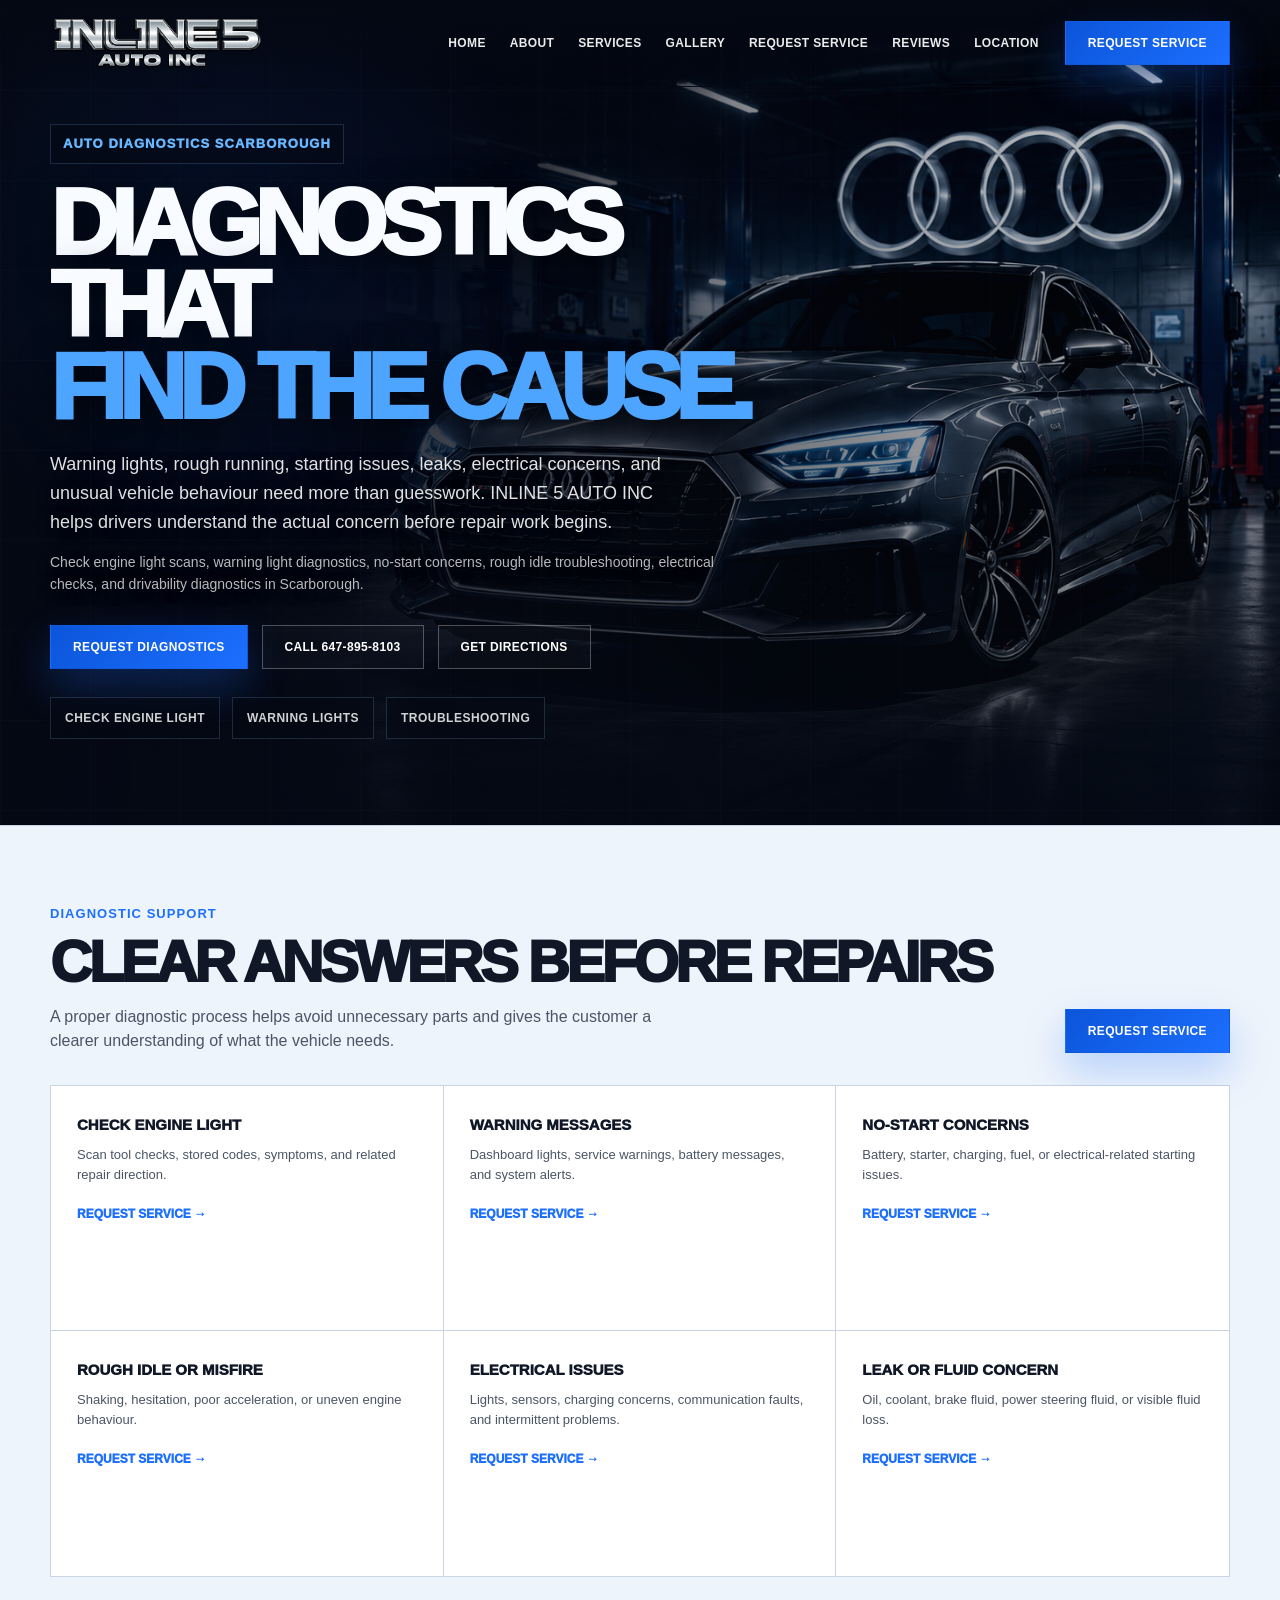
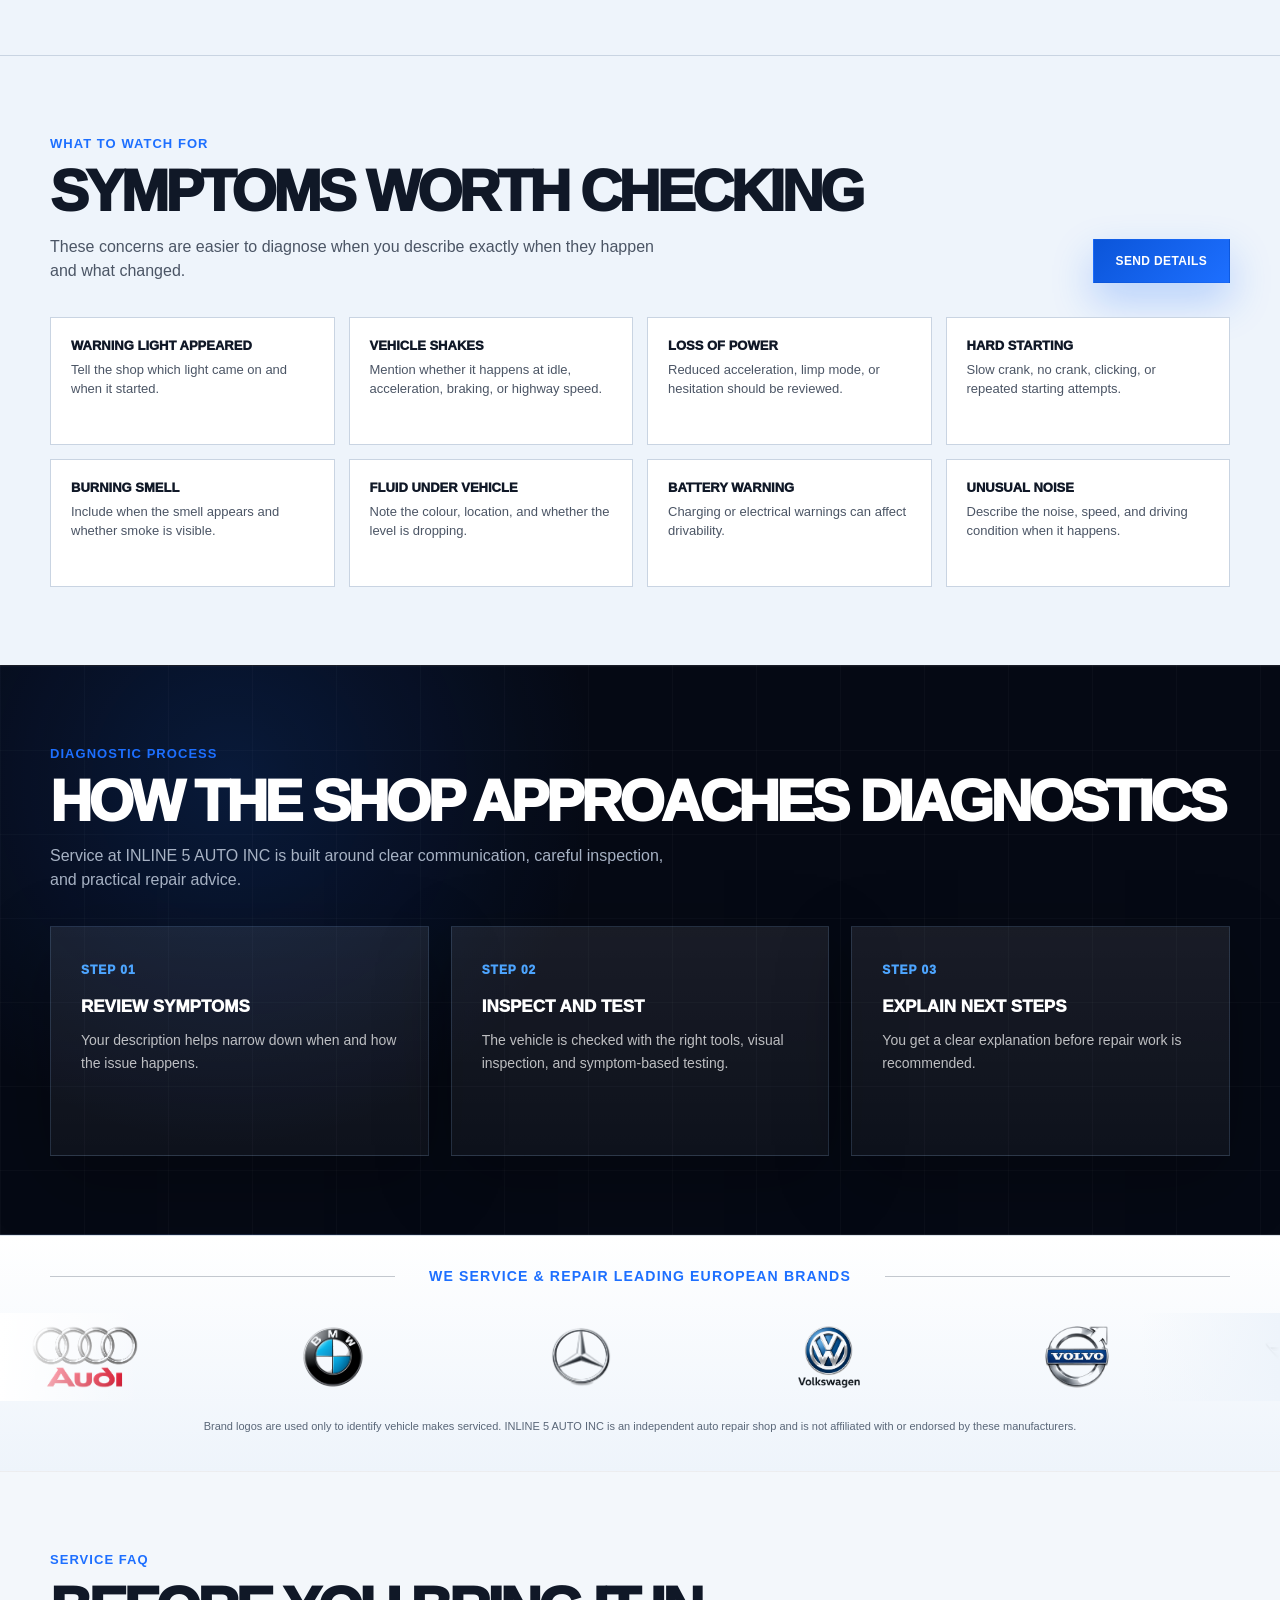
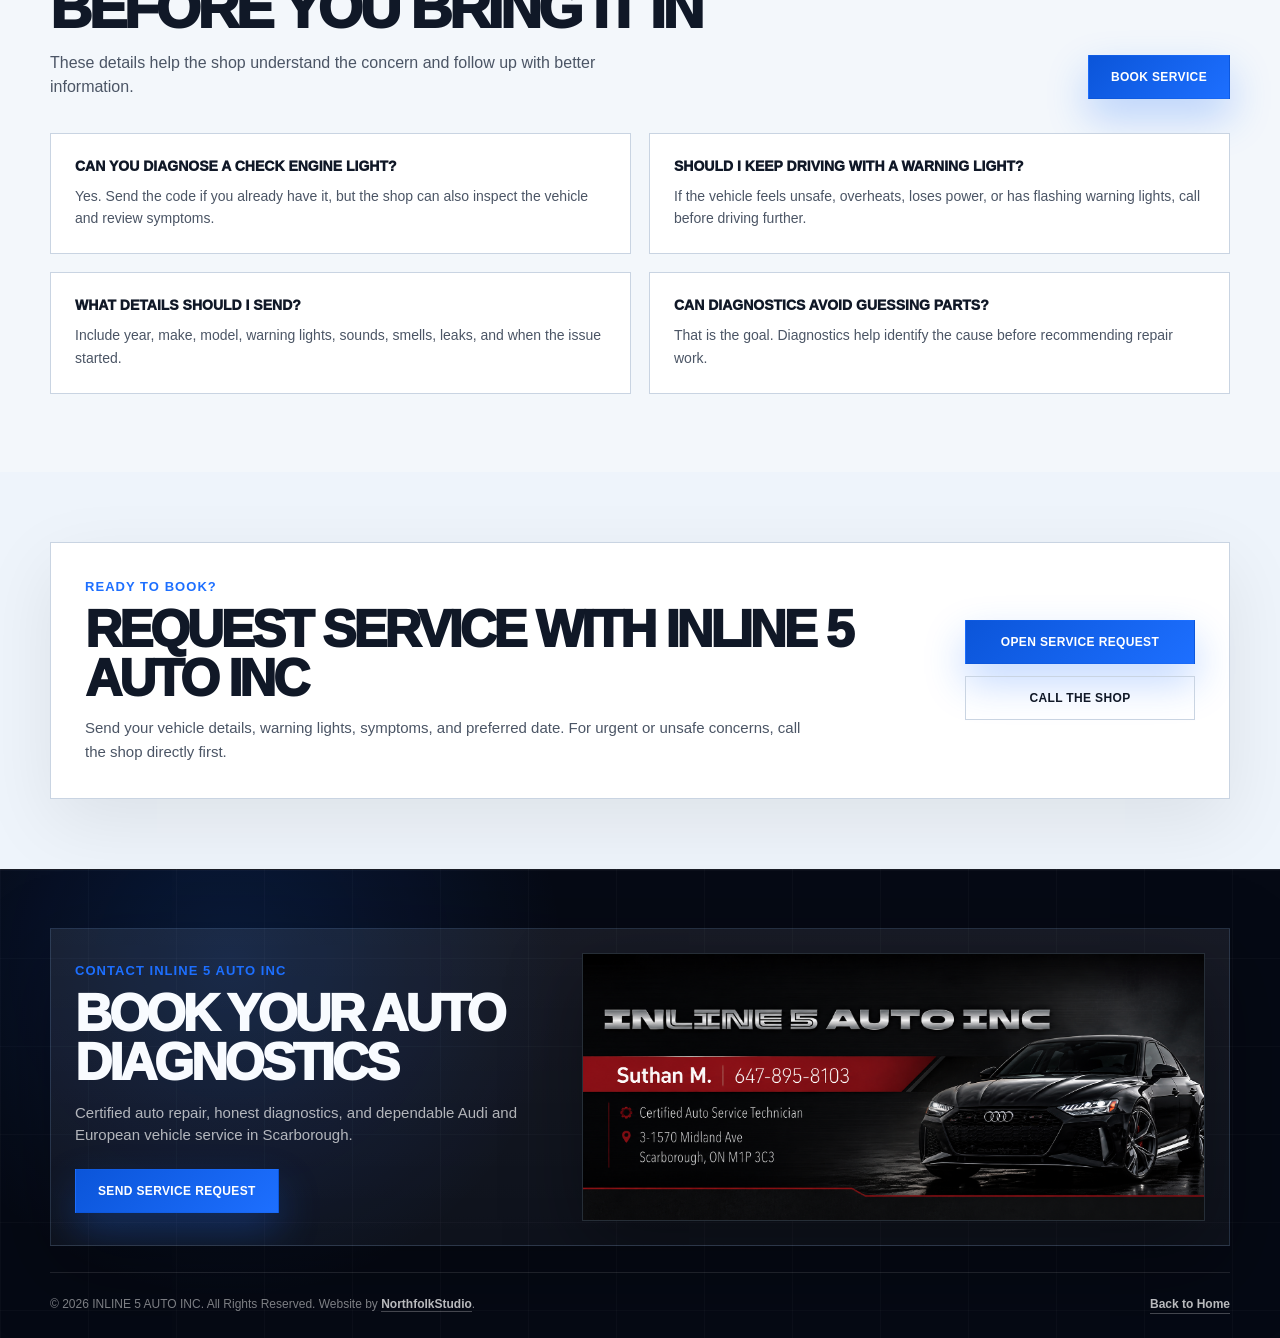
<file: auto-diagnostics-scarborough.html>
<!DOCTYPE html>
<html lang="en">
<head>
  <meta charset="UTF-8" />
  <meta name="viewport" content="width=device-width, initial-scale=1.0" />
  <link rel="icon" href="/assets/imgs/Inline5Favicon.png" type="image/png" />
  <link rel="shortcut icon" href="/assets/imgs/Inline5Favicon.png" type="image/png" />

  <title>Auto Diagnostics Scarborough | INLINE 5 AUTO INC</title>

  <meta name="description" content="INLINE 5 AUTO INC provides check engine light diagnostics, warning light scans, troubleshooting and practical repair advice in Scarborough, Ontario. Call Suthan M. at 647-895-8103." />
  <meta name="robots" content="index, follow" />
  <meta name="theme-color" content="#050914" />
  <link rel="canonical" href="https://inline5autoinc.ca/auto-diagnostics-scarborough.html" />

  <meta property="og:title" content="Auto Diagnostics Scarborough | INLINE 5 AUTO INC" />
  <meta property="og:description" content="Check engine light diagnostics, warning light scans, troubleshooting and repair advice in Scarborough, Ontario." />
  <meta property="og:type" content="website" />
  <meta property="og:url" content="https://inline5autoinc.ca/auto-diagnostics-scarborough.html" />
  <meta property="og:site_name" content="INLINE 5 AUTO INC" />
  <meta property="og:image" content="https://inline5autoinc.ca/assets/imgs/Inline5autocard.png" />

  <meta name="twitter:card" content="summary_large_image" />
  <meta name="twitter:title" content="Auto Diagnostics Scarborough | INLINE 5 AUTO INC" />
  <meta name="twitter:description" content="Check engine light diagnostics, warning light scans, troubleshooting and repair advice in Scarborough, Ontario." />
  <meta name="twitter:image" content="https://inline5autoinc.ca/assets/imgs/Inline5autocard.png" />

  <link rel="stylesheet" href="./assets/css/styles.css" />

  <script type="application/ld+json">
{
  "@context": "https://schema.org",
  "@type": "Service",
  "name": "Auto Diagnostics Scarborough",
  "serviceType": "check engine light diagnostics and troubleshooting",
  "url": "https://inline5autoinc.ca/auto-diagnostics-scarborough.html",
  "provider": {
    "@type": "AutoRepair",
    "@id": "https://inline5autoinc.ca/#autorepair",
    "name": "INLINE 5 AUTO INC",
    "url": "https://inline5autoinc.ca/",
    "image": "https://inline5autoinc.ca/assets/imgs/Inline5autocard.png",
    "telephone": "+1-647-895-8103",
    "address": {
      "@type": "PostalAddress",
      "streetAddress": "Unit 3 - 1570 Midland Ave",
      "addressLocality": "Scarborough",
      "addressRegion": "ON",
      "addressCountry": "CA"
    }
  },
  "areaServed": {
    "@type": "Place",
    "name": "Scarborough, Ontario"
  }
}
  </script>

  <script type="application/ld+json">
{
  "@context": "https://schema.org",
  "@type": "BreadcrumbList",
  "itemListElement": [
    {
      "@type": "ListItem",
      "position": 1,
      "name": "Home",
      "item": "https://inline5autoinc.ca/"
    },
    {
      "@type": "ListItem",
      "position": 2,
      "name": "Auto Diagnostics Scarborough",
      "item": "https://inline5autoinc.ca/auto-diagnostics-scarborough.html"
    }
  ]
}
  </script>

  <style>
    .detail-hero {
      min-height: 690px;
      padding: 124px 0 86px;
      position: relative;
      display: flex;
      align-items: center;
      overflow: hidden;
      isolation: isolate;
      background: #050914;
    }

    .detail-hero::before {
      content: "";
      position: absolute;
      inset: 0;
      background:
        linear-gradient(90deg, rgba(5, 9, 20, 0.84) 0%, rgba(5, 9, 20, 0.62) 42%, rgba(5, 9, 20, 0.18) 72%, rgba(5, 9, 20, 0.08) 100%),
        linear-gradient(to bottom, rgba(5, 9, 20, 0.14) 0%, rgba(5, 9, 20, 0.34) 62%, rgba(5, 9, 20, 0.74) 100%);
      z-index: -1;
    }

    .detail-hero::after {
      content: "";
      position: absolute;
      inset: 0;
      background-image:
        radial-gradient(circle at 18% 30%, rgba(29, 111, 255, 0.18), transparent 28%),
        linear-gradient(rgba(255, 255, 255, 0.03) 1px, transparent 1px),
        linear-gradient(90deg, rgba(255, 255, 255, 0.03) 1px, transparent 1px);
      background-size: auto, 90px 90px, 90px 90px;
      opacity: 0.48;
      z-index: -1;
    }

    .detail-hero-bg {
      position: absolute;
      inset: 0;
      z-index: -2;
    }

    .detail-hero-bg img {
      width: 100%;
      height: 100%;
      object-fit: cover;
      object-position: center right;
      filter: saturate(1.05) contrast(1.06) brightness(1);
    }

    .detail-hero-content {
      max-width: 735px;
      position: relative;
      z-index: 2;
    }

    .detail-badge {
      display: inline-flex;
      color: #69b7ff;
      font-size: 13px;
      font-weight: 950;
      text-transform: uppercase;
      letter-spacing: 0.08em;
      margin-bottom: 18px;
      padding: 9px 12px;
      background: rgba(5, 9, 20, 0.48);
      border: 1px solid rgba(147, 197, 253, 0.18);
      backdrop-filter: blur(8px);
      -webkit-backdrop-filter: blur(8px);
    }

    .detail-hero h1 {
      font-size: clamp(52px, 7.3vw, 98px);
      line-height: 0.88;
      letter-spacing: -0.08em;
      text-transform: uppercase;
      font-weight: 1000;
      text-shadow: 0 8px 34px rgba(0, 0, 0, 0.55);
    }

    .detail-hero h1 span {
      display: block;
      color: #4da5ff;
    }

    .detail-hero p {
      color: rgba(255, 255, 255, 0.88);
      max-width: 650px;
      font-size: 18px;
      line-height: 1.6;
      margin: 22px 0 14px;
      text-shadow: 0 4px 18px rgba(0, 0, 0, 0.45);
    }

    .detail-hero .hero-seo-line {
      color: rgba(255, 255, 255, 0.72);
      max-width: 670px;
      font-size: 14px;
      line-height: 1.6;
      margin: 0 0 30px;
    }

    .detail-pill-row {
      display: flex;
      flex-wrap: wrap;
      gap: 12px;
      margin-top: 28px;
    }

    .detail-pill {
      display: inline-flex;
      align-items: center;
      min-height: 42px;
      padding: 10px 14px;
      border: 1px solid rgba(147, 197, 253, 0.18);
      background: rgba(5, 9, 20, 0.48);
      color: rgba(255, 255, 255, 0.82);
      font-size: 12px;
      font-weight: 900;
      text-transform: uppercase;
      letter-spacing: 0.04em;
      backdrop-filter: blur(8px);
      -webkit-backdrop-filter: blur(8px);
    }

    .detail-section {
      background: var(--off);
      color: var(--dark-text);
      padding: 78px 0;
      border-top: 1px solid var(--line-light);
    }

    .signal-grid {
      display: grid;
      grid-template-columns: repeat(4, 1fr);
      gap: 14px;
      margin-top: 34px;
    }

    .signal-item {
      background: #ffffff;
      border: 1px solid var(--line-light);
      padding: 20px;
      min-height: 128px;
      display: grid;
      align-content: start;
      gap: 8px;
      transition: 0.25s ease;
    }

    .signal-item:hover {
      transform: translateY(-3px);
      box-shadow: 0 18px 42px rgba(0, 0, 0, 0.08);
      border-color: rgba(29, 111, 255, 0.35);
    }

    .signal-item strong {
      color: var(--dark-text);
      font-size: 13px;
      line-height: 1.2;
      text-transform: uppercase;
      font-weight: 950;
    }

    .signal-item span {
      color: #4b5565;
      font-size: 13px;
      line-height: 1.45;
    }

    .process-section {
      background:
        radial-gradient(circle at 18% 20%, rgba(29, 111, 255, 0.16), transparent 32%),
        linear-gradient(rgba(255, 255, 255, 0.025) 1px, transparent 1px),
        linear-gradient(90deg, rgba(255, 255, 255, 0.025) 1px, transparent 1px),
        #050914;
      background-size: auto, 84px 84px, 84px 84px;
      padding: 78px 0;
      color: #ffffff;
      border-top: 1px solid rgba(255, 255, 255, 0.08);
      border-bottom: 1px solid rgba(255, 255, 255, 0.08);
    }

    .process-grid {
      display: grid;
      grid-template-columns: repeat(3, 1fr);
      gap: 22px;
      margin-top: 34px;
    }

    .process-card {
      border: 1px solid rgba(147, 197, 253, 0.16);
      background: linear-gradient(180deg, rgba(255, 255, 255, 0.08), rgba(255, 255, 255, 0.035));
      padding: 30px;
      box-shadow: 0 24px 70px rgba(0, 0, 0, 0.28);
      min-height: 230px;
    }

    .process-card small {
      display: inline-flex;
      color: #4da5ff;
      font-size: 12px;
      font-weight: 950;
      margin-bottom: 18px;
      letter-spacing: 0.08em;
      text-transform: uppercase;
    }

    .process-card h3 {
      font-size: 17px;
      line-height: 1.15;
      text-transform: uppercase;
      font-weight: 950;
      margin-bottom: 12px;
    }

    .process-card p {
      color: rgba(255, 255, 255, 0.72);
      font-size: 14px;
      line-height: 1.65;
    }

    .faq-section {
      background: var(--stone-soft);
      color: var(--dark-text);
      padding: 78px 0;
    }

    .faq-grid {
      display: grid;
      grid-template-columns: 1fr 1fr;
      gap: 18px;
      margin-top: 34px;
    }

    .faq-item {
      background: #ffffff;
      border: 1px solid var(--line-light);
      padding: 24px;
    }

    .faq-item h3 {
      font-size: 14px;
      line-height: 1.2;
      text-transform: uppercase;
      font-weight: 950;
      margin-bottom: 10px;
    }

    .faq-item p {
      color: #4b5565;
      font-size: 14px;
      line-height: 1.6;
    }

    .service-cta {
      background: var(--off);
      color: var(--dark-text);
      padding: 70px 0;
    }

    .service-cta-box {
      display: grid;
      grid-template-columns: 1fr auto;
      gap: 28px;
      align-items: center;
      background: #ffffff;
      border: 1px solid var(--line-light);
      padding: 34px;
      box-shadow: 0 24px 70px rgba(0, 0, 0, 0.08);
    }

    .service-cta-box h2 {
      font-size: clamp(30px, 4vw, 52px);
      line-height: 0.95;
      letter-spacing: -0.06em;
      text-transform: uppercase;
      font-weight: 1000;
      margin-bottom: 12px;
    }

    .service-cta-box p {
      color: #4b5565;
      font-size: 15px;
      line-height: 1.6;
      max-width: 720px;
    }

    .service-cta-actions {
      display: grid;
      gap: 12px;
      min-width: 230px;
    }

    @media (max-width: 1100px) {
      .signal-grid,
      .process-grid {
        grid-template-columns: repeat(2, 1fr);
      }

      .service-cta-box {
        grid-template-columns: 1fr;
      }

      .service-cta-actions {
        min-width: 0;
      }
    }

    @media (max-width: 768px) {
      .detail-hero {
        min-height: auto;
        padding: 118px 0 62px;
        display: block;
      }

      .detail-hero::before {
        background:
          linear-gradient(to bottom, rgba(5, 9, 20, 0.38) 0%, rgba(5, 9, 20, 0.68) 48%, rgba(5, 9, 20, 0.94) 100%),
          linear-gradient(90deg, rgba(5, 9, 20, 0.74), rgba(5, 9, 20, 0.18));
      }

      .detail-hero-bg {
        height: 460px;
        bottom: auto;
      }

      .detail-hero-bg img {
        height: 100%;
        object-position: 68% center;
        opacity: 1;
        filter: saturate(1.05) contrast(1.06) brightness(0.94);
      }

      .detail-hero h1 {
        font-size: clamp(44px, 13vw, 68px);
      }

      .detail-hero p {
        font-size: 16px;
      }

      .detail-pill-row {
        display: grid;
        grid-template-columns: 1fr;
      }

      .detail-pill {
        width: 100%;
      }

      .detail-section,
      .process-section,
      .faq-section,
      .service-cta {
        padding: 56px 0;
      }

      .signal-grid,
      .process-grid,
      .faq-grid {
        grid-template-columns: 1fr;
      }

      .service-cta-box {
        padding: 24px;
      }

      .service-cta-actions .btn {
        width: 100%;
      }
    }
  </style>
</head>

<body>
  <header class="header" id="header">
    <div class="container nav">
      <a href="./index.html" class="brand" aria-label="INLINE 5 AUTO INC Home">
        <img
          src="./assets/imgs/InlineLogo.png"
          alt="INLINE 5 AUTO INC"
          class="nav-logo"
          width="1136"
          height="294"
          decoding="async"
        />
      </a>

      <nav class="nav-links" aria-label="Primary navigation">
        <a href="./index.html#home">Home</a>
        <a href="./index.html#about">About</a>
        <div class="nav-dropdown">
          <a href="./index.html#services" class="nav-dropdown-toggle">Services</a>
          <div class="nav-dropdown-menu" aria-label="Service pages">
            <a href="./audi-service-scarborough.html">Audi Service</a>
            <a href="./brake-service-scarborough.html">Brake Service</a>
            <a href="./auto-diagnostics-scarborough.html">Diagnostics</a>
            <a href="./oil-change-scarborough.html">Oil Changes</a>
            <a href="./tire-service-scarborough.html">Tire Service</a>
          </div>
        </div>
        <a href="./gallery.html">Gallery</a>
        <a href="./index.html#service-request">Request Service</a>
        <a href="./index.html#reviews">Reviews</a>
        <a href="./index.html#location">Location</a>
      </nav>

      <div class="nav-actions">
        <a class="btn btn-primary" href="./index.html#service-request">Request Service</a>

        <button
          class="menu-toggle"
          id="menuToggle"
          aria-label="Open navigation menu"
          aria-expanded="false"
          aria-controls="mobilePanel"
        >
          <svg class="icon" viewBox="0 0 24 24" aria-hidden="true">
            <path d="M4 7h16M4 12h16M4 17h16"></path>
          </svg>
        </button>
      </div>
    </div>

    <div class="mobile-panel" id="mobilePanel">
      <a href="./index.html#home">Home</a>
      <a href="./index.html#about">About</a>
      <a href="./index.html#services">Services</a>
      <a class="mobile-sub-link" href="./audi-service-scarborough.html">Audi Service</a>
      <a class="mobile-sub-link" href="./brake-service-scarborough.html">Brake Service</a>
      <a class="mobile-sub-link" href="./auto-diagnostics-scarborough.html">Diagnostics</a>
      <a class="mobile-sub-link" href="./oil-change-scarborough.html">Oil Changes</a>
      <a class="mobile-sub-link" href="./tire-service-scarborough.html">Tire Service</a>
      <a href="./gallery.html">Gallery</a>
      <a href="./index.html#service-request">Request Service</a>
      <a href="./index.html#reviews">Reviews</a>
      <a href="./index.html#location">Location</a>
      <a href="tel:16478958103">Call 647-895-8103</a>
    </div>
  </header>

  <main>
    <section class="detail-hero">
      <div class="detail-hero-bg">
        <img
          src="./assets/imgs/hero-audi-workshop.png"
          alt="Professional auto repair workshop at INLINE 5 AUTO INC"
          fetchpriority="high"
         width="1672" height="941" />
      </div>

      <div class="container">
        <div class="detail-hero-content">
          <div class="detail-badge">Auto Diagnostics Scarborough</div>

          <h1>Diagnostics That <span>Find The Cause.</span></h1>

          <p>Warning lights, rough running, starting issues, leaks, electrical concerns, and unusual vehicle behaviour need more than guesswork. INLINE 5 AUTO INC helps drivers understand the actual concern before repair work begins.</p>

          <p class="hero-seo-line">Check engine light scans, warning light diagnostics, no-start concerns, rough idle troubleshooting, electrical checks, and drivability diagnostics in Scarborough.</p>

          <div class="hero-buttons">
            <a href="./index.html#service-request" class="btn btn-primary">Request Diagnostics</a>
            <a href="tel:16478958103" class="btn btn-outline">Call 647-895-8103</a>
            <a href="https://www.google.com/maps/search/?api=1&query=1570+Midland+Ave+Unit+3+Scarborough+ON" class="btn btn-outline" target="_blank" rel="noopener">Get Directions</a>
          </div>

          <div class="detail-pill-row" aria-label="Service highlights">
            <span class="detail-pill">Check Engine Light</span>
            <span class="detail-pill">Warning Lights</span>
            <span class="detail-pill">Troubleshooting</span>
          </div>
        </div>
      </div>
    </section>

    <section class="services">
      <div class="container">
        <div class="section-head-row">
          <div>
            <div class="eyebrow">Diagnostic Support</div>
            <h2 class="section-title">Clear Answers Before Repairs</h2>
            <p class="section-copy light-copy">A proper diagnostic process helps avoid unnecessary parts and gives the customer a clearer understanding of what the vehicle needs.</p>
          </div>

          <a href="./index.html#service-request" class="btn btn-primary">Request Service</a>
        </div>

        <div class="service-grid">
          <article class="service-card">
            <h3>Check Engine Light</h3>
            <p>Scan tool checks, stored codes, symptoms, and related repair direction.</p>
            <a href="./index.html#service-request" class="learn-link">Request Service →</a>
          </article>
          <article class="service-card">
            <h3>Warning Messages</h3>
            <p>Dashboard lights, service warnings, battery messages, and system alerts.</p>
            <a href="./index.html#service-request" class="learn-link">Request Service →</a>
          </article>
          <article class="service-card">
            <h3>No-Start Concerns</h3>
            <p>Battery, starter, charging, fuel, or electrical-related starting issues.</p>
            <a href="./index.html#service-request" class="learn-link">Request Service →</a>
          </article>
          <article class="service-card">
            <h3>Rough Idle Or Misfire</h3>
            <p>Shaking, hesitation, poor acceleration, or uneven engine behaviour.</p>
            <a href="./index.html#service-request" class="learn-link">Request Service →</a>
          </article>
          <article class="service-card">
            <h3>Electrical Issues</h3>
            <p>Lights, sensors, charging concerns, communication faults, and intermittent problems.</p>
            <a href="./index.html#service-request" class="learn-link">Request Service →</a>
          </article>
          <article class="service-card">
            <h3>Leak Or Fluid Concern</h3>
            <p>Oil, coolant, brake fluid, power steering fluid, or visible fluid loss.</p>
            <a href="./index.html#service-request" class="learn-link">Request Service →</a>
          </article>
        </div>
      </div>
    </section>

    <section class="detail-section">
      <div class="container">
        <div class="section-head-row">
          <div>
            <div class="eyebrow">What To Watch For</div>
            <h2 class="section-title">Symptoms Worth Checking</h2>
            <p class="section-copy light-copy">These concerns are easier to diagnose when you describe exactly when they happen and what changed.</p>
          </div>

          <a href="./index.html#service-request" class="btn btn-primary">Send Details</a>
        </div>

        <div class="signal-grid">
          <div class="signal-item">
            <strong>Warning Light Appeared</strong>
            <span>Tell the shop which light came on and when it started.</span>
          </div>
          <div class="signal-item">
            <strong>Vehicle Shakes</strong>
            <span>Mention whether it happens at idle, acceleration, braking, or highway speed.</span>
          </div>
          <div class="signal-item">
            <strong>Loss Of Power</strong>
            <span>Reduced acceleration, limp mode, or hesitation should be reviewed.</span>
          </div>
          <div class="signal-item">
            <strong>Hard Starting</strong>
            <span>Slow crank, no crank, clicking, or repeated starting attempts.</span>
          </div>
          <div class="signal-item">
            <strong>Burning Smell</strong>
            <span>Include when the smell appears and whether smoke is visible.</span>
          </div>
          <div class="signal-item">
            <strong>Fluid Under Vehicle</strong>
            <span>Note the colour, location, and whether the level is dropping.</span>
          </div>
          <div class="signal-item">
            <strong>Battery Warning</strong>
            <span>Charging or electrical warnings can affect drivability.</span>
          </div>
          <div class="signal-item">
            <strong>Unusual Noise</strong>
            <span>Describe the noise, speed, and driving condition when it happens.</span>
          </div>
        </div>
      </div>
    </section>

    <section class="process-section">
      <div class="container">
        <div>
          <div class="eyebrow">Diagnostic Process</div>
          <h2 class="section-title">How The Shop Approaches Diagnostics</h2>
          <p class="section-copy">Service at INLINE 5 AUTO INC is built around clear communication, careful inspection, and practical repair advice.</p>
        </div>

        <div class="process-grid">
          <article class="process-card">
            <small>Step 01</small>
            <h3>Review Symptoms</h3>
            <p>Your description helps narrow down when and how the issue happens.</p>
          </article>
          <article class="process-card">
            <small>Step 02</small>
            <h3>Inspect And Test</h3>
            <p>The vehicle is checked with the right tools, visual inspection, and symptom-based testing.</p>
          </article>
          <article class="process-card">
            <small>Step 03</small>
            <h3>Explain Next Steps</h3>
            <p>You get a clear explanation before repair work is recommended.</p>
          </article>
        </div>
      </div>
    </section>

    <section class="brand-banner brand-marquee" aria-label="European brands serviced">
      <div class="banner-title container">
        <span></span>
        <strong>We service & repair leading European brands</strong>
        <span></span>
      </div>

      <div class="brand-marquee-window">
        <div class="brand-marquee-track">
          <div class="brand-logo audi-logo"><img src="./assets/imgs/audi.png" alt="Audi repair and service in Scarborough"  width="1137" height="700"  loading="lazy"  decoding="async" /></div>
          <div class="brand-logo bmw-logo"><img src="./assets/imgs/bmw.png" alt="BMW repair and service in Scarborough"  width="623" height="622"  loading="lazy"  decoding="async" /></div>
          <div class="brand-logo mercedes-logo"><img src="./assets/imgs/mercedes.png" alt="Mercedes-Benz repair and service in Scarborough"  width="578" height="579"  loading="lazy"  decoding="async" /></div>
          <div class="brand-logo volkswagen-logo"><img src="./assets/imgs/volkswagen.png" alt="Volkswagen repair and service in Scarborough"  width="815" height="807"  loading="lazy"  decoding="async" /></div>
          <div class="brand-logo volvo-logo"><img src="./assets/imgs/volvo.png" alt="Volvo repair and service in Scarborough"  width="798" height="775"  loading="lazy"  decoding="async" /></div>
          <div class="brand-logo mini-logo"><img src="./assets/imgs/minicooper.png" alt="MINI Cooper repair and service in Scarborough"  width="1137" height="564"  loading="lazy"  decoding="async" /></div>
          <div class="brand-logo landrover-logo"><img src="./assets/imgs/landrover.png" alt="Land Rover repair and service in Scarborough"  width="1076" height="649"  loading="lazy"  decoding="async" /></div>
          <div class="brand-logo jaguar-logo"><img src="./assets/imgs/jaguar.png" alt="Jaguar repair and service in Scarborough"  width="812" height="827"  loading="lazy"  decoding="async" /></div>
          <div class="brand-logo porsche-logo"><img src="./assets/imgs/porche.png" alt="Porsche repair and service in Scarborough"  width="1044" height="747"  loading="lazy"  decoding="async" /></div>
          <div class="brand-logo audi-logo" aria-hidden="true"><img src="./assets/imgs/audi.png" alt=""  width="1137" height="700"  loading="lazy"  decoding="async" /></div>
          <div class="brand-logo bmw-logo" aria-hidden="true"><img src="./assets/imgs/bmw.png" alt=""  width="623" height="622"  loading="lazy"  decoding="async" /></div>
          <div class="brand-logo mercedes-logo" aria-hidden="true"><img src="./assets/imgs/mercedes.png" alt=""  width="578" height="579"  loading="lazy"  decoding="async" /></div>
          <div class="brand-logo volkswagen-logo" aria-hidden="true"><img src="./assets/imgs/volkswagen.png" alt=""  width="815" height="807"  loading="lazy"  decoding="async" /></div>
          <div class="brand-logo volvo-logo" aria-hidden="true"><img src="./assets/imgs/volvo.png" alt=""  width="798" height="775"  loading="lazy"  decoding="async" /></div>
          <div class="brand-logo mini-logo" aria-hidden="true"><img src="./assets/imgs/minicooper.png" alt=""  width="1137" height="564"  loading="lazy"  decoding="async" /></div>
          <div class="brand-logo landrover-logo" aria-hidden="true"><img src="./assets/imgs/landrover.png" alt=""  width="1076" height="649"  loading="lazy"  decoding="async" /></div>
          <div class="brand-logo jaguar-logo" aria-hidden="true"><img src="./assets/imgs/jaguar.png" alt=""  width="812" height="827"  loading="lazy"  decoding="async" /></div>
          <div class="brand-logo porsche-logo" aria-hidden="true"><img src="./assets/imgs/porche.png" alt=""  width="1044" height="747"  loading="lazy"  decoding="async" /></div>
        </div>
      </div>

      <p class="make-disclaimer container">
        Brand logos are used only to identify vehicle makes serviced. INLINE 5 AUTO INC is an independent auto repair shop and is not affiliated with or endorsed by these manufacturers.
      </p>
    </section>

    <section class="faq-section">
      <div class="container">
        <div class="section-head-row">
          <div>
            <div class="eyebrow">Service FAQ</div>
            <h2 class="section-title">Before You Bring It In</h2>
            <p class="section-copy light-copy">These details help the shop understand the concern and follow up with better information.</p>
          </div>

          <a href="./index.html#service-request" class="btn btn-primary">Book Service</a>
        </div>

        <div class="faq-grid">
          <article class="faq-item">
            <h3>Can You Diagnose A Check Engine Light?</h3>
            <p>Yes. Send the code if you already have it, but the shop can also inspect the vehicle and review symptoms.</p>
          </article>
          <article class="faq-item">
            <h3>Should I Keep Driving With A Warning Light?</h3>
            <p>If the vehicle feels unsafe, overheats, loses power, or has flashing warning lights, call before driving further.</p>
          </article>
          <article class="faq-item">
            <h3>What Details Should I Send?</h3>
            <p>Include year, make, model, warning lights, sounds, smells, leaks, and when the issue started.</p>
          </article>
          <article class="faq-item">
            <h3>Can Diagnostics Avoid Guessing Parts?</h3>
            <p>That is the goal. Diagnostics help identify the cause before recommending repair work.</p>
          </article>
        </div>
      </div>
    </section>

    <section class="service-cta">
      <div class="container">
        <div class="service-cta-box">
          <div>
            <div class="eyebrow">Ready To Book?</div>
            <h2>Request Service With INLINE 5 AUTO INC</h2>
            <p>Send your vehicle details, warning lights, symptoms, and preferred date. For urgent or unsafe concerns, call the shop directly first.</p>
          </div>

          <div class="service-cta-actions">
            <a href="./index.html#service-request" class="btn btn-primary">Open Service Request</a>
            <a href="tel:16478958103" class="btn btn-light-outline">Call The Shop</a>
          </div>
        </div>
      </div>
    </section>
  </main>

  <footer class="footer" id="contact">
    <div class="container">
      <div class="footer-card-feature">
        <div class="footer-card-copy">
          <div class="eyebrow">Contact Inline 5 Auto Inc</div>
          <h2>Book Your Auto Diagnostics</h2>
          <p>
            Certified auto repair, honest diagnostics, and dependable Audi and European vehicle service in Scarborough.
          </p>
          <a href="./index.html#service-request" class="btn btn-primary">Send Service Request</a>
        </div>

        <div class="footer-business-card">
          <img
            src="./assets/imgs/Inline5autocard.png"
            alt="INLINE 5 AUTO INC business card with contact details"
            loading="lazy"
            decoding="async"
           width="1916" height="821" />
        </div>
      </div>

      <div class="footer-bottom">
        <span>
          © 2026 INLINE 5 AUTO INC. All Rights Reserved.
          Website by <a href="https://northfolkstudio.com" target="_blank" rel="noopener">NorthfolkStudio</a>.
        </span>
        <a href="./index.html">Back to Home</a>
      </div>
    </div>
  </footer>

  <div class="mobile-call-bar">
    <a href="tel:16478958103">Call Shop</a>
    <a href="./index.html#service-request">Request Service</a>
  </div>

  <script>
    const header = document.getElementById("header");
    const menuToggle = document.getElementById("menuToggle");
    const mobilePanel = document.getElementById("mobilePanel");

    function updateHeaderState() {
      header.classList.toggle("scrolled", window.scrollY > 20);
    }

    updateHeaderState();
    window.addEventListener("scroll", updateHeaderState, { passive: true });

    if (menuToggle && mobilePanel) {
      menuToggle.addEventListener("click", () => {
        const isOpen = mobilePanel.classList.toggle("open");
        menuToggle.setAttribute("aria-expanded", String(isOpen));
      });

      mobilePanel.querySelectorAll("a").forEach((link) => {
        link.addEventListener("click", () => {
          mobilePanel.classList.remove("open");
          menuToggle.setAttribute("aria-expanded", "false");
        });
      });

      document.addEventListener("keydown", (event) => {
        if (event.key === "Escape" && mobilePanel.classList.contains("open")) {
          mobilePanel.classList.remove("open");
          menuToggle.setAttribute("aria-expanded", "false");
          menuToggle.focus();
        }
      });
    }
  </script>
</body>
</html>
</file>
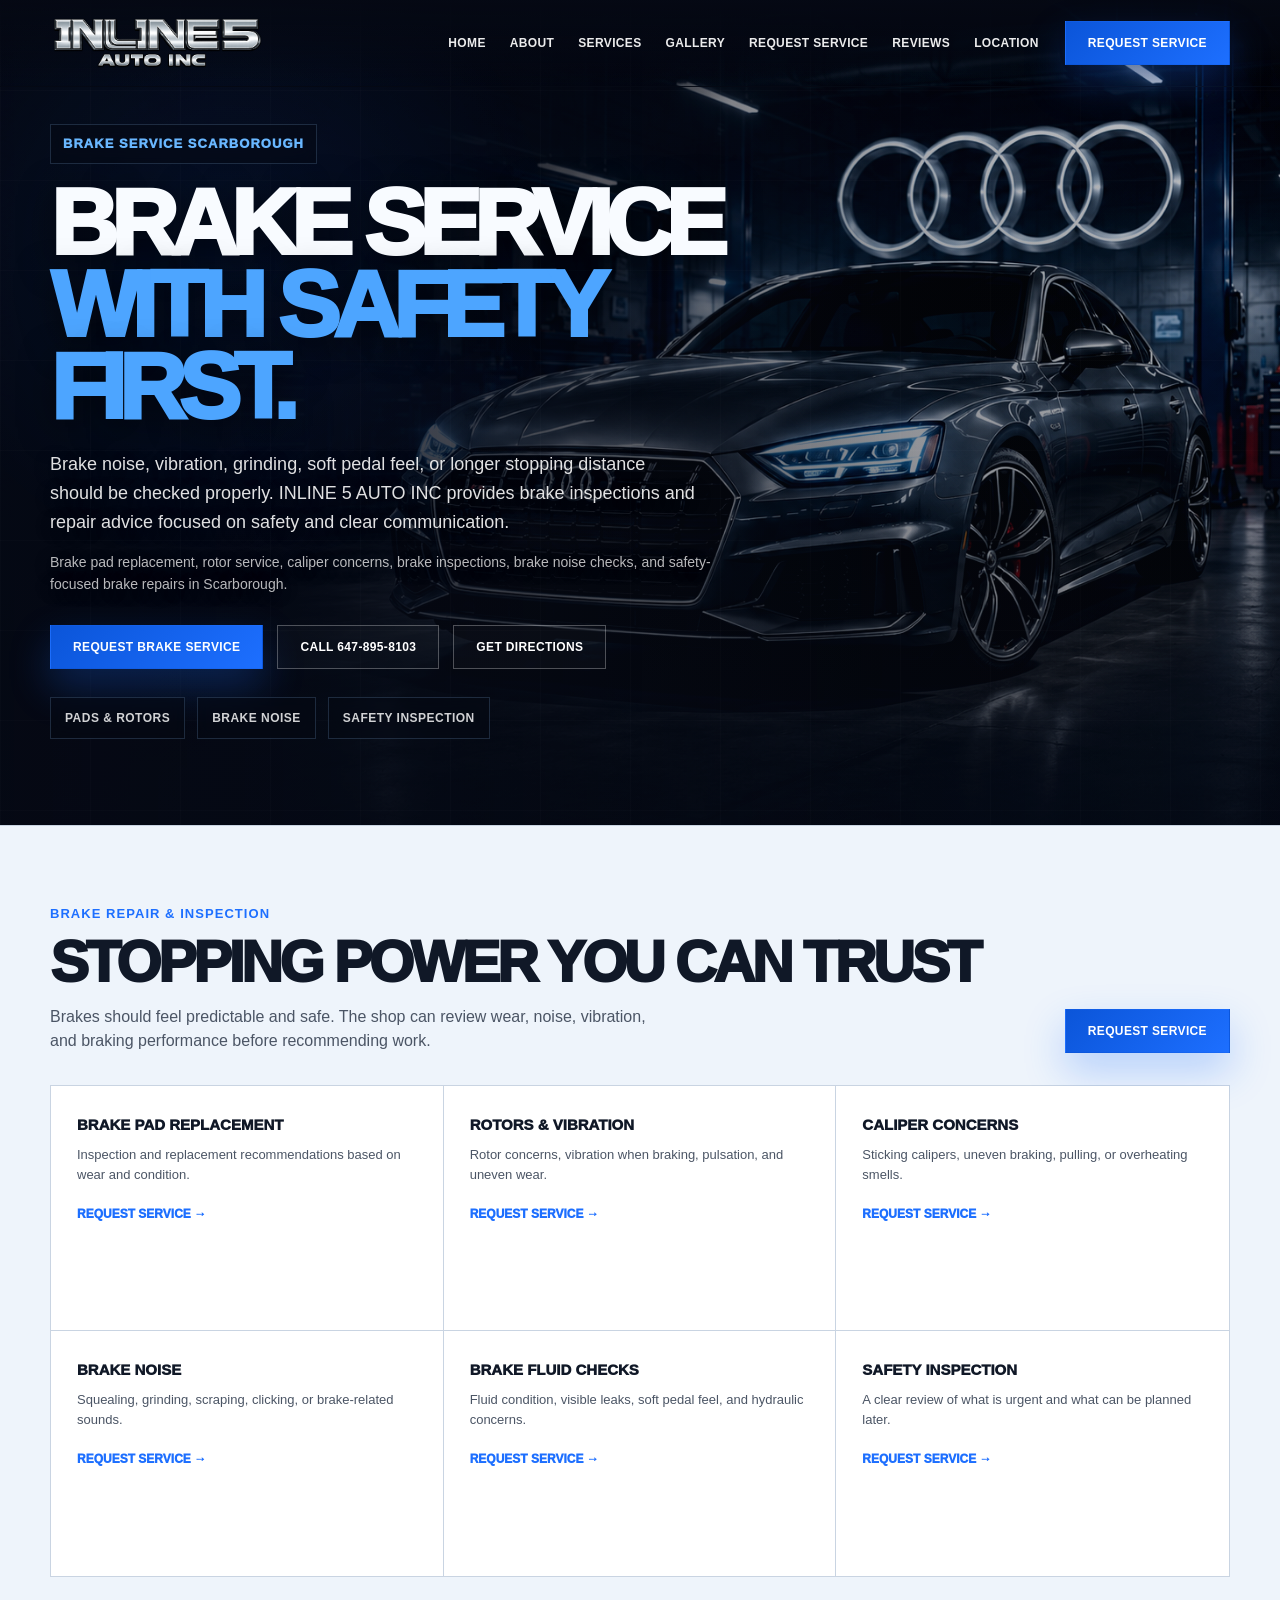
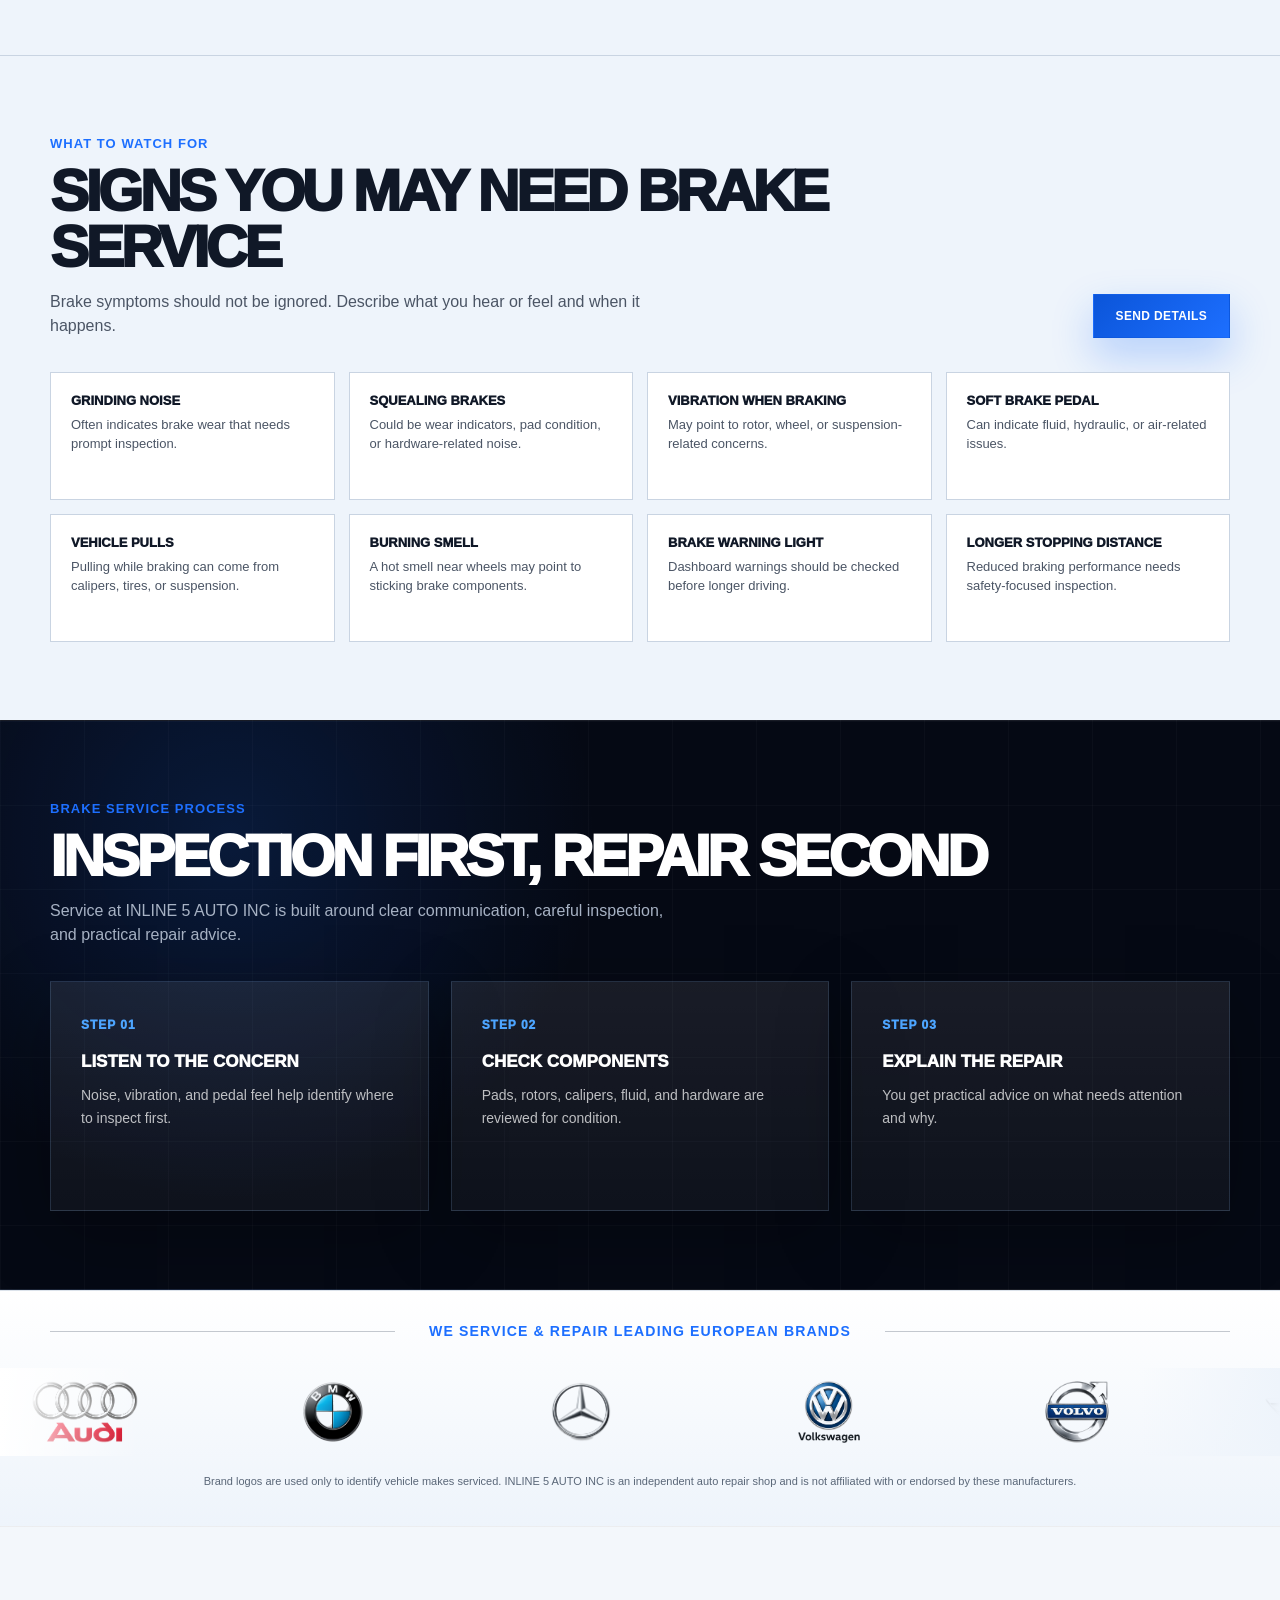
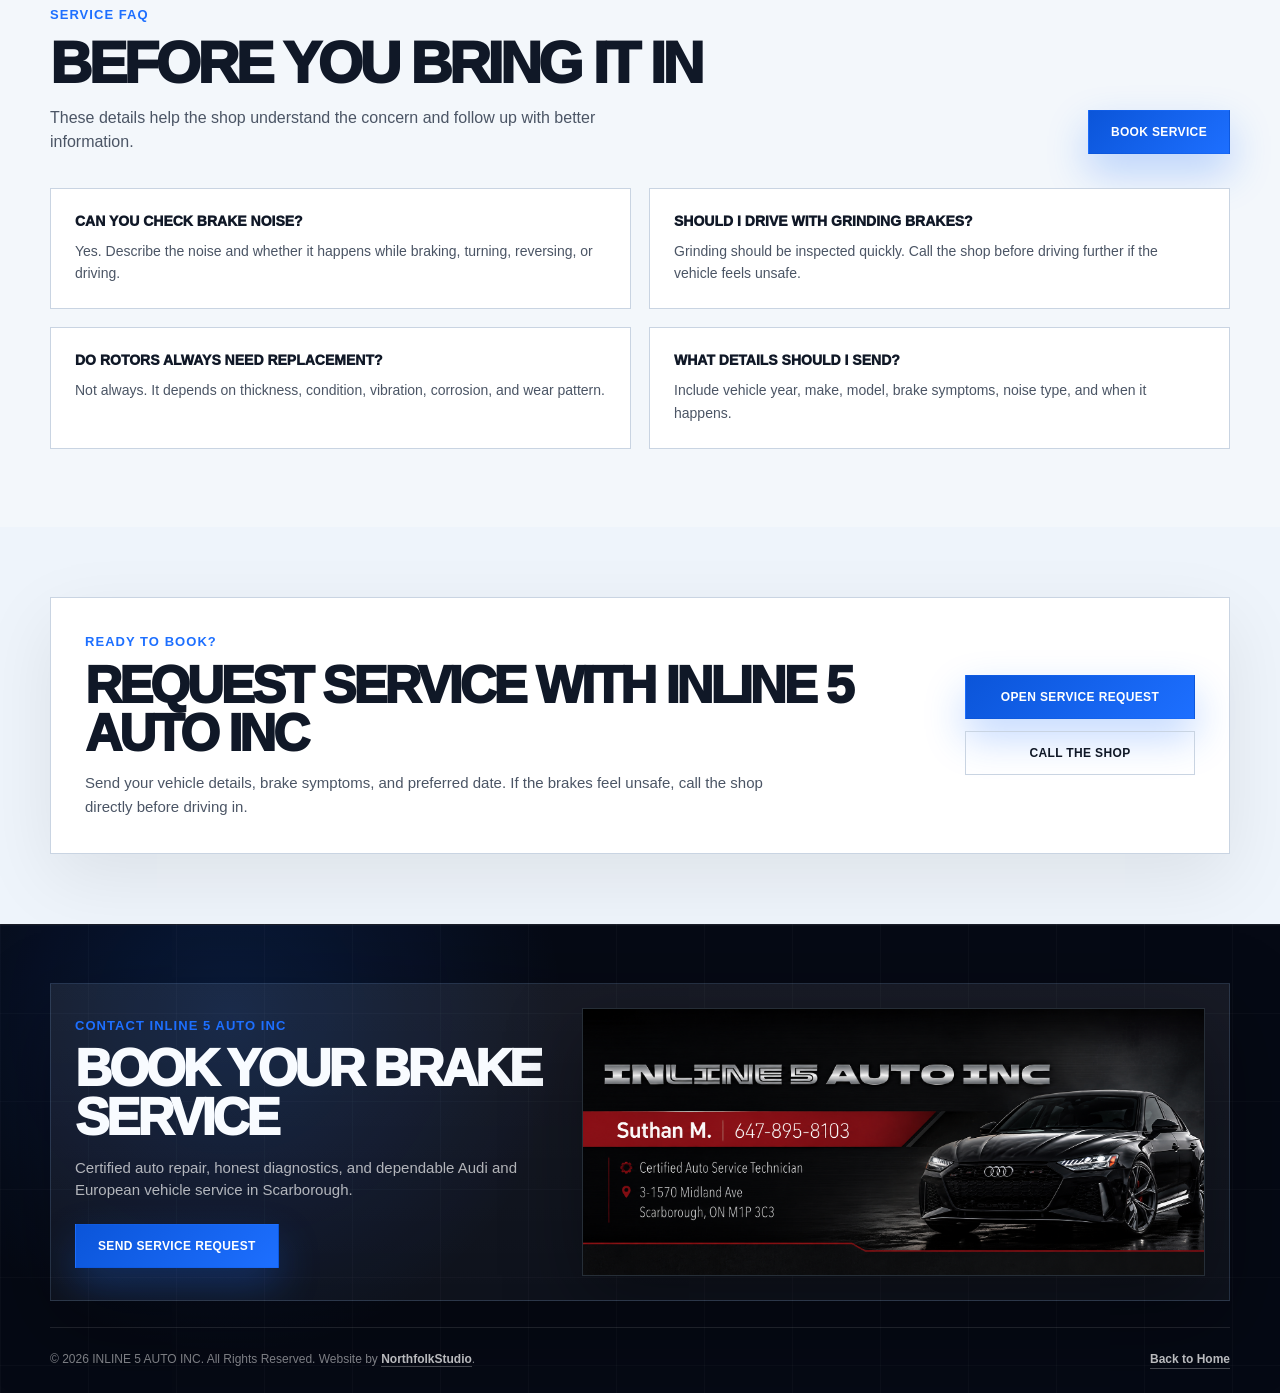
<file: brake-service-scarborough.html>
<!DOCTYPE html>
<html lang="en">
<head>
  <meta charset="UTF-8" />
  <meta name="viewport" content="width=device-width, initial-scale=1.0" />
  <link rel="icon" href="/assets/imgs/Inline5Favicon.png" type="image/png" />
  <link rel="shortcut icon" href="/assets/imgs/Inline5Favicon.png" type="image/png" />

  <title>Brake Service Scarborough | INLINE 5 AUTO INC</title>

  <meta name="description" content="INLINE 5 AUTO INC provides brake service, brake inspections, brake pads, rotors, calipers and brake repair in Scarborough, Ontario. Call Suthan M. at 647-895-8103." />
  <meta name="robots" content="index, follow" />
  <meta name="theme-color" content="#050914" />
  <link rel="canonical" href="https://inline5autoinc.ca/brake-service-scarborough.html" />

  <meta property="og:title" content="Brake Service Scarborough | INLINE 5 AUTO INC" />
  <meta property="og:description" content="Brake inspections, brake pads, rotors, calipers and brake repair in Scarborough, Ontario." />
  <meta property="og:type" content="website" />
  <meta property="og:url" content="https://inline5autoinc.ca/brake-service-scarborough.html" />
  <meta property="og:site_name" content="INLINE 5 AUTO INC" />
  <meta property="og:image" content="https://inline5autoinc.ca/assets/imgs/Inline5autocard.png" />

  <meta name="twitter:card" content="summary_large_image" />
  <meta name="twitter:title" content="Brake Service Scarborough | INLINE 5 AUTO INC" />
  <meta name="twitter:description" content="Brake inspections, brake pads, rotors, calipers and brake repair in Scarborough, Ontario." />
  <meta name="twitter:image" content="https://inline5autoinc.ca/assets/imgs/Inline5autocard.png" />

  <link rel="stylesheet" href="./assets/css/styles.css" />

  <script type="application/ld+json">
{
  "@context": "https://schema.org",
  "@type": "Service",
  "name": "Brake Service Scarborough",
  "serviceType": "brake inspections and repair",
  "url": "https://inline5autoinc.ca/brake-service-scarborough.html",
  "provider": {
    "@type": "AutoRepair",
    "@id": "https://inline5autoinc.ca/#autorepair",
    "name": "INLINE 5 AUTO INC",
    "url": "https://inline5autoinc.ca/",
    "image": "https://inline5autoinc.ca/assets/imgs/Inline5autocard.png",
    "telephone": "+1-647-895-8103",
    "address": {
      "@type": "PostalAddress",
      "streetAddress": "Unit 3 - 1570 Midland Ave",
      "addressLocality": "Scarborough",
      "addressRegion": "ON",
      "addressCountry": "CA"
    }
  },
  "areaServed": {
    "@type": "Place",
    "name": "Scarborough, Ontario"
  }
}
  </script>

  <script type="application/ld+json">
{
  "@context": "https://schema.org",
  "@type": "BreadcrumbList",
  "itemListElement": [
    {
      "@type": "ListItem",
      "position": 1,
      "name": "Home",
      "item": "https://inline5autoinc.ca/"
    },
    {
      "@type": "ListItem",
      "position": 2,
      "name": "Brake Service Scarborough",
      "item": "https://inline5autoinc.ca/brake-service-scarborough.html"
    }
  ]
}
  </script>

  <style>
    .detail-hero {
      min-height: 690px;
      padding: 124px 0 86px;
      position: relative;
      display: flex;
      align-items: center;
      overflow: hidden;
      isolation: isolate;
      background: #050914;
    }

    .detail-hero::before {
      content: "";
      position: absolute;
      inset: 0;
      background:
        linear-gradient(90deg, rgba(5, 9, 20, 0.84) 0%, rgba(5, 9, 20, 0.62) 42%, rgba(5, 9, 20, 0.18) 72%, rgba(5, 9, 20, 0.08) 100%),
        linear-gradient(to bottom, rgba(5, 9, 20, 0.14) 0%, rgba(5, 9, 20, 0.34) 62%, rgba(5, 9, 20, 0.74) 100%);
      z-index: -1;
    }

    .detail-hero::after {
      content: "";
      position: absolute;
      inset: 0;
      background-image:
        radial-gradient(circle at 18% 30%, rgba(29, 111, 255, 0.18), transparent 28%),
        linear-gradient(rgba(255, 255, 255, 0.03) 1px, transparent 1px),
        linear-gradient(90deg, rgba(255, 255, 255, 0.03) 1px, transparent 1px);
      background-size: auto, 90px 90px, 90px 90px;
      opacity: 0.48;
      z-index: -1;
    }

    .detail-hero-bg {
      position: absolute;
      inset: 0;
      z-index: -2;
    }

    .detail-hero-bg img {
      width: 100%;
      height: 100%;
      object-fit: cover;
      object-position: center right;
      filter: saturate(1.05) contrast(1.06) brightness(1);
    }

    .detail-hero-content {
      max-width: 735px;
      position: relative;
      z-index: 2;
    }

    .detail-badge {
      display: inline-flex;
      color: #69b7ff;
      font-size: 13px;
      font-weight: 950;
      text-transform: uppercase;
      letter-spacing: 0.08em;
      margin-bottom: 18px;
      padding: 9px 12px;
      background: rgba(5, 9, 20, 0.48);
      border: 1px solid rgba(147, 197, 253, 0.18);
      backdrop-filter: blur(8px);
      -webkit-backdrop-filter: blur(8px);
    }

    .detail-hero h1 {
      font-size: clamp(52px, 7.3vw, 98px);
      line-height: 0.88;
      letter-spacing: -0.08em;
      text-transform: uppercase;
      font-weight: 1000;
      text-shadow: 0 8px 34px rgba(0, 0, 0, 0.55);
    }

    .detail-hero h1 span {
      display: block;
      color: #4da5ff;
    }

    .detail-hero p {
      color: rgba(255, 255, 255, 0.88);
      max-width: 650px;
      font-size: 18px;
      line-height: 1.6;
      margin: 22px 0 14px;
      text-shadow: 0 4px 18px rgba(0, 0, 0, 0.45);
    }

    .detail-hero .hero-seo-line {
      color: rgba(255, 255, 255, 0.72);
      max-width: 670px;
      font-size: 14px;
      line-height: 1.6;
      margin: 0 0 30px;
    }

    .detail-pill-row {
      display: flex;
      flex-wrap: wrap;
      gap: 12px;
      margin-top: 28px;
    }

    .detail-pill {
      display: inline-flex;
      align-items: center;
      min-height: 42px;
      padding: 10px 14px;
      border: 1px solid rgba(147, 197, 253, 0.18);
      background: rgba(5, 9, 20, 0.48);
      color: rgba(255, 255, 255, 0.82);
      font-size: 12px;
      font-weight: 900;
      text-transform: uppercase;
      letter-spacing: 0.04em;
      backdrop-filter: blur(8px);
      -webkit-backdrop-filter: blur(8px);
    }

    .detail-section {
      background: var(--off);
      color: var(--dark-text);
      padding: 78px 0;
      border-top: 1px solid var(--line-light);
    }

    .signal-grid {
      display: grid;
      grid-template-columns: repeat(4, 1fr);
      gap: 14px;
      margin-top: 34px;
    }

    .signal-item {
      background: #ffffff;
      border: 1px solid var(--line-light);
      padding: 20px;
      min-height: 128px;
      display: grid;
      align-content: start;
      gap: 8px;
      transition: 0.25s ease;
    }

    .signal-item:hover {
      transform: translateY(-3px);
      box-shadow: 0 18px 42px rgba(0, 0, 0, 0.08);
      border-color: rgba(29, 111, 255, 0.35);
    }

    .signal-item strong {
      color: var(--dark-text);
      font-size: 13px;
      line-height: 1.2;
      text-transform: uppercase;
      font-weight: 950;
    }

    .signal-item span {
      color: #4b5565;
      font-size: 13px;
      line-height: 1.45;
    }

    .process-section {
      background:
        radial-gradient(circle at 18% 20%, rgba(29, 111, 255, 0.16), transparent 32%),
        linear-gradient(rgba(255, 255, 255, 0.025) 1px, transparent 1px),
        linear-gradient(90deg, rgba(255, 255, 255, 0.025) 1px, transparent 1px),
        #050914;
      background-size: auto, 84px 84px, 84px 84px;
      padding: 78px 0;
      color: #ffffff;
      border-top: 1px solid rgba(255, 255, 255, 0.08);
      border-bottom: 1px solid rgba(255, 255, 255, 0.08);
    }

    .process-grid {
      display: grid;
      grid-template-columns: repeat(3, 1fr);
      gap: 22px;
      margin-top: 34px;
    }

    .process-card {
      border: 1px solid rgba(147, 197, 253, 0.16);
      background: linear-gradient(180deg, rgba(255, 255, 255, 0.08), rgba(255, 255, 255, 0.035));
      padding: 30px;
      box-shadow: 0 24px 70px rgba(0, 0, 0, 0.28);
      min-height: 230px;
    }

    .process-card small {
      display: inline-flex;
      color: #4da5ff;
      font-size: 12px;
      font-weight: 950;
      margin-bottom: 18px;
      letter-spacing: 0.08em;
      text-transform: uppercase;
    }

    .process-card h3 {
      font-size: 17px;
      line-height: 1.15;
      text-transform: uppercase;
      font-weight: 950;
      margin-bottom: 12px;
    }

    .process-card p {
      color: rgba(255, 255, 255, 0.72);
      font-size: 14px;
      line-height: 1.65;
    }

    .faq-section {
      background: var(--stone-soft);
      color: var(--dark-text);
      padding: 78px 0;
    }

    .faq-grid {
      display: grid;
      grid-template-columns: 1fr 1fr;
      gap: 18px;
      margin-top: 34px;
    }

    .faq-item {
      background: #ffffff;
      border: 1px solid var(--line-light);
      padding: 24px;
    }

    .faq-item h3 {
      font-size: 14px;
      line-height: 1.2;
      text-transform: uppercase;
      font-weight: 950;
      margin-bottom: 10px;
    }

    .faq-item p {
      color: #4b5565;
      font-size: 14px;
      line-height: 1.6;
    }

    .service-cta {
      background: var(--off);
      color: var(--dark-text);
      padding: 70px 0;
    }

    .service-cta-box {
      display: grid;
      grid-template-columns: 1fr auto;
      gap: 28px;
      align-items: center;
      background: #ffffff;
      border: 1px solid var(--line-light);
      padding: 34px;
      box-shadow: 0 24px 70px rgba(0, 0, 0, 0.08);
    }

    .service-cta-box h2 {
      font-size: clamp(30px, 4vw, 52px);
      line-height: 0.95;
      letter-spacing: -0.06em;
      text-transform: uppercase;
      font-weight: 1000;
      margin-bottom: 12px;
    }

    .service-cta-box p {
      color: #4b5565;
      font-size: 15px;
      line-height: 1.6;
      max-width: 720px;
    }

    .service-cta-actions {
      display: grid;
      gap: 12px;
      min-width: 230px;
    }

    @media (max-width: 1100px) {
      .signal-grid,
      .process-grid {
        grid-template-columns: repeat(2, 1fr);
      }

      .service-cta-box {
        grid-template-columns: 1fr;
      }

      .service-cta-actions {
        min-width: 0;
      }
    }

    @media (max-width: 768px) {
      .detail-hero {
        min-height: auto;
        padding: 118px 0 62px;
        display: block;
      }

      .detail-hero::before {
        background:
          linear-gradient(to bottom, rgba(5, 9, 20, 0.38) 0%, rgba(5, 9, 20, 0.68) 48%, rgba(5, 9, 20, 0.94) 100%),
          linear-gradient(90deg, rgba(5, 9, 20, 0.74), rgba(5, 9, 20, 0.18));
      }

      .detail-hero-bg {
        height: 460px;
        bottom: auto;
      }

      .detail-hero-bg img {
        height: 100%;
        object-position: 68% center;
        opacity: 1;
        filter: saturate(1.05) contrast(1.06) brightness(0.94);
      }

      .detail-hero h1 {
        font-size: clamp(44px, 13vw, 68px);
      }

      .detail-hero p {
        font-size: 16px;
      }

      .detail-pill-row {
        display: grid;
        grid-template-columns: 1fr;
      }

      .detail-pill {
        width: 100%;
      }

      .detail-section,
      .process-section,
      .faq-section,
      .service-cta {
        padding: 56px 0;
      }

      .signal-grid,
      .process-grid,
      .faq-grid {
        grid-template-columns: 1fr;
      }

      .service-cta-box {
        padding: 24px;
      }

      .service-cta-actions .btn {
        width: 100%;
      }
    }
  </style>
</head>

<body>
  <header class="header" id="header">
    <div class="container nav">
      <a href="./index.html" class="brand" aria-label="INLINE 5 AUTO INC Home">
        <img
          src="./assets/imgs/InlineLogo.png"
          alt="INLINE 5 AUTO INC"
          class="nav-logo"
          width="1136"
          height="294"
          decoding="async"
        />
      </a>

      <nav class="nav-links" aria-label="Primary navigation">
        <a href="./index.html#home">Home</a>
        <a href="./index.html#about">About</a>
        <div class="nav-dropdown">
          <a href="./index.html#services" class="nav-dropdown-toggle">Services</a>
          <div class="nav-dropdown-menu" aria-label="Service pages">
            <a href="./audi-service-scarborough.html">Audi Service</a>
            <a href="./brake-service-scarborough.html">Brake Service</a>
            <a href="./auto-diagnostics-scarborough.html">Diagnostics</a>
            <a href="./oil-change-scarborough.html">Oil Changes</a>
            <a href="./tire-service-scarborough.html">Tire Service</a>
          </div>
        </div>
        <a href="./gallery.html">Gallery</a>
        <a href="./index.html#service-request">Request Service</a>
        <a href="./index.html#reviews">Reviews</a>
        <a href="./index.html#location">Location</a>
      </nav>

      <div class="nav-actions">
        <a class="btn btn-primary" href="./index.html#service-request">Request Service</a>

        <button
          class="menu-toggle"
          id="menuToggle"
          aria-label="Open navigation menu"
          aria-expanded="false"
          aria-controls="mobilePanel"
        >
          <svg class="icon" viewBox="0 0 24 24" aria-hidden="true">
            <path d="M4 7h16M4 12h16M4 17h16"></path>
          </svg>
        </button>
      </div>
    </div>

    <div class="mobile-panel" id="mobilePanel">
      <a href="./index.html#home">Home</a>
      <a href="./index.html#about">About</a>
      <a href="./index.html#services">Services</a>
      <a class="mobile-sub-link" href="./audi-service-scarborough.html">Audi Service</a>
      <a class="mobile-sub-link" href="./brake-service-scarborough.html">Brake Service</a>
      <a class="mobile-sub-link" href="./auto-diagnostics-scarborough.html">Diagnostics</a>
      <a class="mobile-sub-link" href="./oil-change-scarborough.html">Oil Changes</a>
      <a class="mobile-sub-link" href="./tire-service-scarborough.html">Tire Service</a>
      <a href="./gallery.html">Gallery</a>
      <a href="./index.html#service-request">Request Service</a>
      <a href="./index.html#reviews">Reviews</a>
      <a href="./index.html#location">Location</a>
      <a href="tel:16478958103">Call 647-895-8103</a>
    </div>
  </header>

  <main>
    <section class="detail-hero">
      <div class="detail-hero-bg">
        <img
          src="./assets/imgs/hero-audi-workshop.png"
          alt="Professional auto repair workshop at INLINE 5 AUTO INC"
          fetchpriority="high"
         width="1672" height="941" />
      </div>

      <div class="container">
        <div class="detail-hero-content">
          <div class="detail-badge">Brake Service Scarborough</div>

          <h1>Brake Service <span>With Safety First.</span></h1>

          <p>Brake noise, vibration, grinding, soft pedal feel, or longer stopping distance should be checked properly. INLINE 5 AUTO INC provides brake inspections and repair advice focused on safety and clear communication.</p>

          <p class="hero-seo-line">Brake pad replacement, rotor service, caliper concerns, brake inspections, brake noise checks, and safety-focused brake repairs in Scarborough.</p>

          <div class="hero-buttons">
            <a href="./index.html#service-request" class="btn btn-primary">Request Brake Service</a>
            <a href="tel:16478958103" class="btn btn-outline">Call 647-895-8103</a>
            <a href="https://www.google.com/maps/search/?api=1&query=1570+Midland+Ave+Unit+3+Scarborough+ON" class="btn btn-outline" target="_blank" rel="noopener">Get Directions</a>
          </div>

          <div class="detail-pill-row" aria-label="Service highlights">
            <span class="detail-pill">Pads &amp; Rotors</span>
            <span class="detail-pill">Brake Noise</span>
            <span class="detail-pill">Safety Inspection</span>
          </div>
        </div>
      </div>
    </section>

    <section class="services">
      <div class="container">
        <div class="section-head-row">
          <div>
            <div class="eyebrow">Brake Repair &amp; Inspection</div>
            <h2 class="section-title">Stopping Power You Can Trust</h2>
            <p class="section-copy light-copy">Brakes should feel predictable and safe. The shop can review wear, noise, vibration, and braking performance before recommending work.</p>
          </div>

          <a href="./index.html#service-request" class="btn btn-primary">Request Service</a>
        </div>

        <div class="service-grid">
          <article class="service-card">
            <h3>Brake Pad Replacement</h3>
            <p>Inspection and replacement recommendations based on wear and condition.</p>
            <a href="./index.html#service-request" class="learn-link">Request Service →</a>
          </article>
          <article class="service-card">
            <h3>Rotors &amp; Vibration</h3>
            <p>Rotor concerns, vibration when braking, pulsation, and uneven wear.</p>
            <a href="./index.html#service-request" class="learn-link">Request Service →</a>
          </article>
          <article class="service-card">
            <h3>Caliper Concerns</h3>
            <p>Sticking calipers, uneven braking, pulling, or overheating smells.</p>
            <a href="./index.html#service-request" class="learn-link">Request Service →</a>
          </article>
          <article class="service-card">
            <h3>Brake Noise</h3>
            <p>Squealing, grinding, scraping, clicking, or brake-related sounds.</p>
            <a href="./index.html#service-request" class="learn-link">Request Service →</a>
          </article>
          <article class="service-card">
            <h3>Brake Fluid Checks</h3>
            <p>Fluid condition, visible leaks, soft pedal feel, and hydraulic concerns.</p>
            <a href="./index.html#service-request" class="learn-link">Request Service →</a>
          </article>
          <article class="service-card">
            <h3>Safety Inspection</h3>
            <p>A clear review of what is urgent and what can be planned later.</p>
            <a href="./index.html#service-request" class="learn-link">Request Service →</a>
          </article>
        </div>
      </div>
    </section>

    <section class="detail-section">
      <div class="container">
        <div class="section-head-row">
          <div>
            <div class="eyebrow">What To Watch For</div>
            <h2 class="section-title">Signs You May Need Brake Service</h2>
            <p class="section-copy light-copy">Brake symptoms should not be ignored. Describe what you hear or feel and when it happens.</p>
          </div>

          <a href="./index.html#service-request" class="btn btn-primary">Send Details</a>
        </div>

        <div class="signal-grid">
          <div class="signal-item">
            <strong>Grinding Noise</strong>
            <span>Often indicates brake wear that needs prompt inspection.</span>
          </div>
          <div class="signal-item">
            <strong>Squealing Brakes</strong>
            <span>Could be wear indicators, pad condition, or hardware-related noise.</span>
          </div>
          <div class="signal-item">
            <strong>Vibration When Braking</strong>
            <span>May point to rotor, wheel, or suspension-related concerns.</span>
          </div>
          <div class="signal-item">
            <strong>Soft Brake Pedal</strong>
            <span>Can indicate fluid, hydraulic, or air-related issues.</span>
          </div>
          <div class="signal-item">
            <strong>Vehicle Pulls</strong>
            <span>Pulling while braking can come from calipers, tires, or suspension.</span>
          </div>
          <div class="signal-item">
            <strong>Burning Smell</strong>
            <span>A hot smell near wheels may point to sticking brake components.</span>
          </div>
          <div class="signal-item">
            <strong>Brake Warning Light</strong>
            <span>Dashboard warnings should be checked before longer driving.</span>
          </div>
          <div class="signal-item">
            <strong>Longer Stopping Distance</strong>
            <span>Reduced braking performance needs safety-focused inspection.</span>
          </div>
        </div>
      </div>
    </section>

    <section class="process-section">
      <div class="container">
        <div>
          <div class="eyebrow">Brake Service Process</div>
          <h2 class="section-title">Inspection First, Repair Second</h2>
          <p class="section-copy">Service at INLINE 5 AUTO INC is built around clear communication, careful inspection, and practical repair advice.</p>
        </div>

        <div class="process-grid">
          <article class="process-card">
            <small>Step 01</small>
            <h3>Listen To The Concern</h3>
            <p>Noise, vibration, and pedal feel help identify where to inspect first.</p>
          </article>
          <article class="process-card">
            <small>Step 02</small>
            <h3>Check Components</h3>
            <p>Pads, rotors, calipers, fluid, and hardware are reviewed for condition.</p>
          </article>
          <article class="process-card">
            <small>Step 03</small>
            <h3>Explain The Repair</h3>
            <p>You get practical advice on what needs attention and why.</p>
          </article>
        </div>
      </div>
    </section>

    <section class="brand-banner brand-marquee" aria-label="European brands serviced">
      <div class="banner-title container">
        <span></span>
        <strong>We service & repair leading European brands</strong>
        <span></span>
      </div>

      <div class="brand-marquee-window">
        <div class="brand-marquee-track">
          <div class="brand-logo audi-logo"><img src="./assets/imgs/audi.png" alt="Audi repair and service in Scarborough"  width="1137" height="700"  loading="lazy"  decoding="async" /></div>
          <div class="brand-logo bmw-logo"><img src="./assets/imgs/bmw.png" alt="BMW repair and service in Scarborough"  width="623" height="622"  loading="lazy"  decoding="async" /></div>
          <div class="brand-logo mercedes-logo"><img src="./assets/imgs/mercedes.png" alt="Mercedes-Benz repair and service in Scarborough"  width="578" height="579"  loading="lazy"  decoding="async" /></div>
          <div class="brand-logo volkswagen-logo"><img src="./assets/imgs/volkswagen.png" alt="Volkswagen repair and service in Scarborough"  width="815" height="807"  loading="lazy"  decoding="async" /></div>
          <div class="brand-logo volvo-logo"><img src="./assets/imgs/volvo.png" alt="Volvo repair and service in Scarborough"  width="798" height="775"  loading="lazy"  decoding="async" /></div>
          <div class="brand-logo mini-logo"><img src="./assets/imgs/minicooper.png" alt="MINI Cooper repair and service in Scarborough"  width="1137" height="564"  loading="lazy"  decoding="async" /></div>
          <div class="brand-logo landrover-logo"><img src="./assets/imgs/landrover.png" alt="Land Rover repair and service in Scarborough"  width="1076" height="649"  loading="lazy"  decoding="async" /></div>
          <div class="brand-logo jaguar-logo"><img src="./assets/imgs/jaguar.png" alt="Jaguar repair and service in Scarborough"  width="812" height="827"  loading="lazy"  decoding="async" /></div>
          <div class="brand-logo porsche-logo"><img src="./assets/imgs/porche.png" alt="Porsche repair and service in Scarborough"  width="1044" height="747"  loading="lazy"  decoding="async" /></div>
          <div class="brand-logo audi-logo" aria-hidden="true"><img src="./assets/imgs/audi.png" alt=""  width="1137" height="700"  loading="lazy"  decoding="async" /></div>
          <div class="brand-logo bmw-logo" aria-hidden="true"><img src="./assets/imgs/bmw.png" alt=""  width="623" height="622"  loading="lazy"  decoding="async" /></div>
          <div class="brand-logo mercedes-logo" aria-hidden="true"><img src="./assets/imgs/mercedes.png" alt=""  width="578" height="579"  loading="lazy"  decoding="async" /></div>
          <div class="brand-logo volkswagen-logo" aria-hidden="true"><img src="./assets/imgs/volkswagen.png" alt=""  width="815" height="807"  loading="lazy"  decoding="async" /></div>
          <div class="brand-logo volvo-logo" aria-hidden="true"><img src="./assets/imgs/volvo.png" alt=""  width="798" height="775"  loading="lazy"  decoding="async" /></div>
          <div class="brand-logo mini-logo" aria-hidden="true"><img src="./assets/imgs/minicooper.png" alt=""  width="1137" height="564"  loading="lazy"  decoding="async" /></div>
          <div class="brand-logo landrover-logo" aria-hidden="true"><img src="./assets/imgs/landrover.png" alt=""  width="1076" height="649"  loading="lazy"  decoding="async" /></div>
          <div class="brand-logo jaguar-logo" aria-hidden="true"><img src="./assets/imgs/jaguar.png" alt=""  width="812" height="827"  loading="lazy"  decoding="async" /></div>
          <div class="brand-logo porsche-logo" aria-hidden="true"><img src="./assets/imgs/porche.png" alt=""  width="1044" height="747"  loading="lazy"  decoding="async" /></div>
        </div>
      </div>

      <p class="make-disclaimer container">
        Brand logos are used only to identify vehicle makes serviced. INLINE 5 AUTO INC is an independent auto repair shop and is not affiliated with or endorsed by these manufacturers.
      </p>
    </section>

    <section class="faq-section">
      <div class="container">
        <div class="section-head-row">
          <div>
            <div class="eyebrow">Service FAQ</div>
            <h2 class="section-title">Before You Bring It In</h2>
            <p class="section-copy light-copy">These details help the shop understand the concern and follow up with better information.</p>
          </div>

          <a href="./index.html#service-request" class="btn btn-primary">Book Service</a>
        </div>

        <div class="faq-grid">
          <article class="faq-item">
            <h3>Can You Check Brake Noise?</h3>
            <p>Yes. Describe the noise and whether it happens while braking, turning, reversing, or driving.</p>
          </article>
          <article class="faq-item">
            <h3>Should I Drive With Grinding Brakes?</h3>
            <p>Grinding should be inspected quickly. Call the shop before driving further if the vehicle feels unsafe.</p>
          </article>
          <article class="faq-item">
            <h3>Do Rotors Always Need Replacement?</h3>
            <p>Not always. It depends on thickness, condition, vibration, corrosion, and wear pattern.</p>
          </article>
          <article class="faq-item">
            <h3>What Details Should I Send?</h3>
            <p>Include vehicle year, make, model, brake symptoms, noise type, and when it happens.</p>
          </article>
        </div>
      </div>
    </section>

    <section class="service-cta">
      <div class="container">
        <div class="service-cta-box">
          <div>
            <div class="eyebrow">Ready To Book?</div>
            <h2>Request Service With INLINE 5 AUTO INC</h2>
            <p>Send your vehicle details, brake symptoms, and preferred date. If the brakes feel unsafe, call the shop directly before driving in.</p>
          </div>

          <div class="service-cta-actions">
            <a href="./index.html#service-request" class="btn btn-primary">Open Service Request</a>
            <a href="tel:16478958103" class="btn btn-light-outline">Call The Shop</a>
          </div>
        </div>
      </div>
    </section>
  </main>

  <footer class="footer" id="contact">
    <div class="container">
      <div class="footer-card-feature">
        <div class="footer-card-copy">
          <div class="eyebrow">Contact Inline 5 Auto Inc</div>
          <h2>Book Your Brake Service</h2>
          <p>
            Certified auto repair, honest diagnostics, and dependable Audi and European vehicle service in Scarborough.
          </p>
          <a href="./index.html#service-request" class="btn btn-primary">Send Service Request</a>
        </div>

        <div class="footer-business-card">
          <img
            src="./assets/imgs/Inline5autocard.png"
            alt="INLINE 5 AUTO INC business card with contact details"
            loading="lazy"
            decoding="async"
           width="1916" height="821" />
        </div>
      </div>

      <div class="footer-bottom">
        <span>
          © 2026 INLINE 5 AUTO INC. All Rights Reserved.
          Website by <a href="https://northfolkstudio.com" target="_blank" rel="noopener">NorthfolkStudio</a>.
        </span>
        <a href="./index.html">Back to Home</a>
      </div>
    </div>
  </footer>

  <div class="mobile-call-bar">
    <a href="tel:16478958103">Call Shop</a>
    <a href="./index.html#service-request">Request Service</a>
  </div>

  <script>
    const header = document.getElementById("header");
    const menuToggle = document.getElementById("menuToggle");
    const mobilePanel = document.getElementById("mobilePanel");

    function updateHeaderState() {
      header.classList.toggle("scrolled", window.scrollY > 20);
    }

    updateHeaderState();
    window.addEventListener("scroll", updateHeaderState, { passive: true });

    if (menuToggle && mobilePanel) {
      menuToggle.addEventListener("click", () => {
        const isOpen = mobilePanel.classList.toggle("open");
        menuToggle.setAttribute("aria-expanded", String(isOpen));
      });

      mobilePanel.querySelectorAll("a").forEach((link) => {
        link.addEventListener("click", () => {
          mobilePanel.classList.remove("open");
          menuToggle.setAttribute("aria-expanded", "false");
        });
      });

      document.addEventListener("keydown", (event) => {
        if (event.key === "Escape" && mobilePanel.classList.contains("open")) {
          mobilePanel.classList.remove("open");
          menuToggle.setAttribute("aria-expanded", "false");
          menuToggle.focus();
        }
      });
    }
  </script>
</body>
</html>
</file>
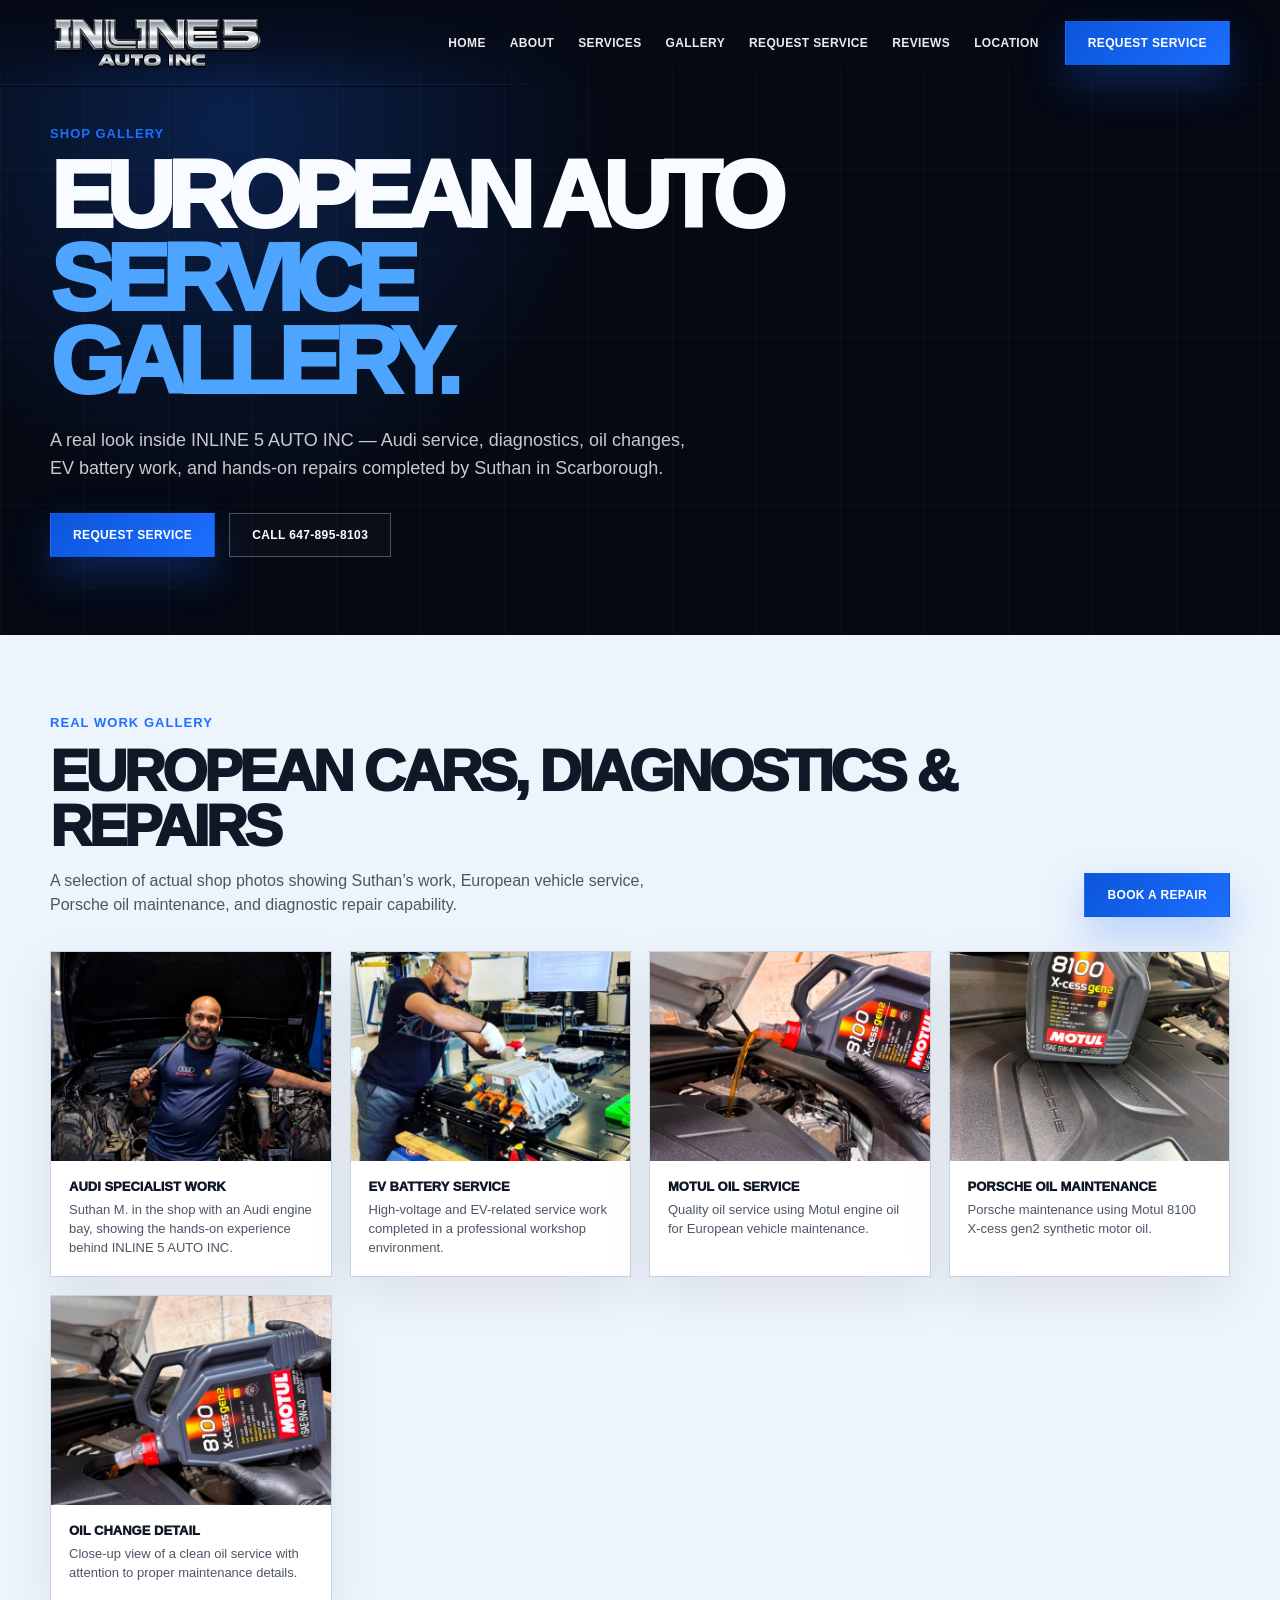
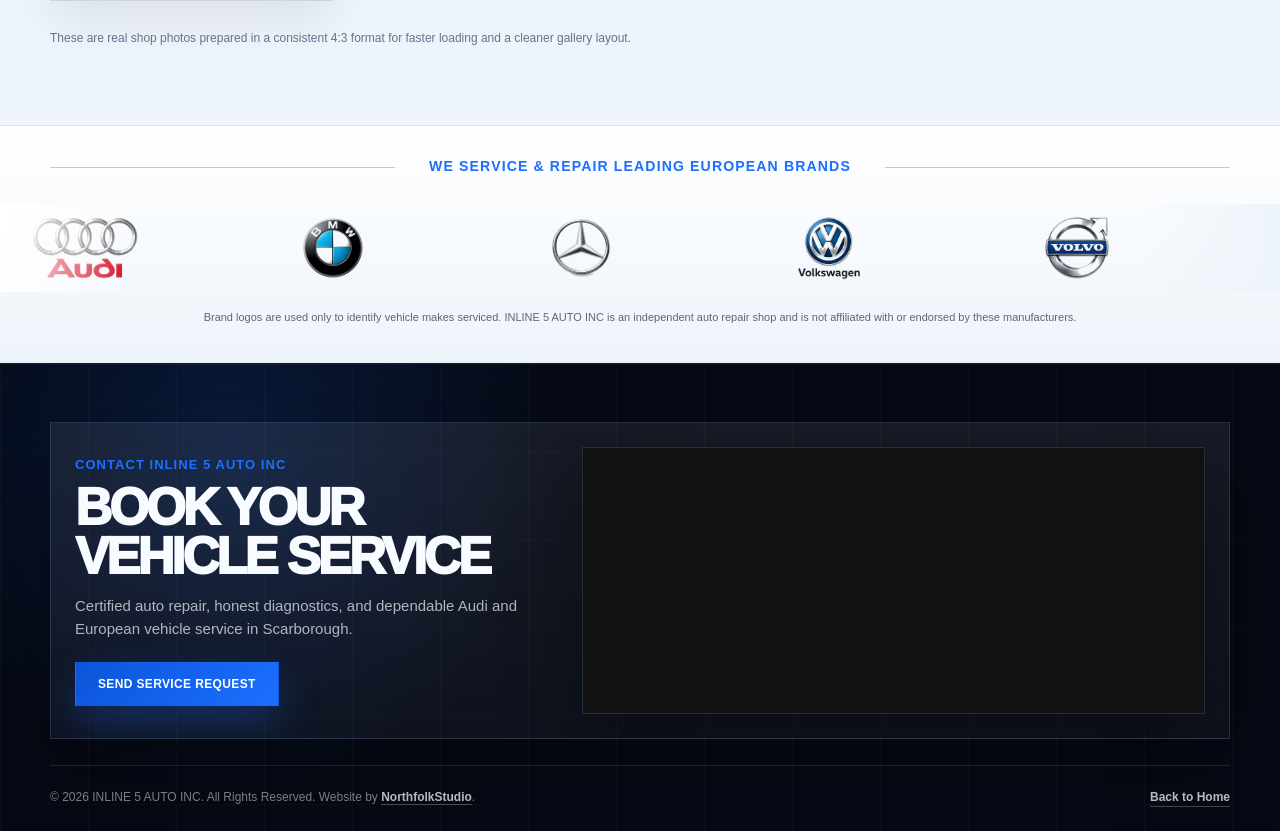
<file: gallery.html>
<!DOCTYPE html>
<html lang="en">
<head>
  <meta charset="UTF-8" />
  <meta name="viewport" content="width=device-width, initial-scale=1.0" />
  <link rel="icon" href="/assets/imgs/Inline5Favicon.png" type="image/png" />
  <link rel="shortcut icon" href="/assets/imgs/Inline5Favicon.png" type="image/png" />

  <title>Gallery | European Auto Repair Scarborough | INLINE 5 AUTO INC</title>
  <meta name="description" content="View a preview gallery for INLINE 5 AUTO INC featuring European vehicle service, diagnostics, brake work, tire service and repair placeholders for Scarborough customers." />
  <meta name="robots" content="index, follow" />
  <meta name="theme-color" content="#050914" />
  <link rel="canonical" href="https://inline5autoinc.ca/gallery.html" />

  <meta property="og:title" content="Gallery | INLINE 5 AUTO INC" />
  <meta property="og:description" content="Preview gallery for European auto repair, diagnostics, brake service, tire service and maintenance in Scarborough." />
  <meta property="og:type" content="website" />
  <meta property="og:url" content="https://inline5autoinc.ca/gallery.html" />
  <meta property="og:site_name" content="INLINE 5 AUTO INC" />
  <meta property="og:image" content="https://inline5autoinc.ca/assets/imgs/Inline5autocard.png" />

  <meta name="twitter:card" content="summary_large_image" />
  <meta name="twitter:title" content="Gallery | INLINE 5 AUTO INC" />
  <meta name="twitter:description" content="Preview gallery for European auto repair and service in Scarborough." />
  <meta name="twitter:image" content="https://inline5autoinc.ca/assets/imgs/Inline5autocard.png" />

  <link rel="stylesheet" href="./assets/css/styles.css" />

  <script type="application/ld+json">
{
  "@context": "https://schema.org",
  "@type": "CollectionPage",
  "name": "INLINE 5 AUTO INC Gallery",
  "url": "https://inline5autoinc.ca/gallery.html",
  "description": "Preview gallery for European auto repair, diagnostics, brake service, oil changes and tire service in Scarborough.",
  "isPartOf": {
    "@type": "WebSite",
    "name": "INLINE 5 AUTO INC",
    "url": "https://inline5autoinc.ca/"
  },
  "about": {
    "@type": "AutoRepair",
    "@id": "https://inline5autoinc.ca/#autorepair",
    "name": "INLINE 5 AUTO INC",
    "telephone": "+1-647-895-8103",
    "address": {
      "@type": "PostalAddress",
      "streetAddress": "Unit 3 - 1570 Midland Ave",
      "addressLocality": "Scarborough",
      "addressRegion": "ON",
      "addressCountry": "CA"
    }
  }
}
  </script>

  <script type="application/ld+json">
{
  "@context": "https://schema.org",
  "@type": "BreadcrumbList",
  "itemListElement": [
    {
      "@type": "ListItem",
      "position": 1,
      "name": "Home",
      "item": "https://inline5autoinc.ca/"
    },
    {
      "@type": "ListItem",
      "position": 2,
      "name": "Gallery",
      "item": "https://inline5autoinc.ca/gallery.html"
    }
  ]
}
  </script>

  <style>

    .gallery-hero {
      min-height: 560px;
      padding: 124px 0 78px;
      position: relative;
      display: flex;
      align-items: center;
      overflow: hidden;
      isolation: isolate;
      background:
        radial-gradient(circle at 18% 20%, rgba(29, 111, 255, 0.24), transparent 32%),
        linear-gradient(rgba(255, 255, 255, 0.025) 1px, transparent 1px),
        linear-gradient(90deg, rgba(255, 255, 255, 0.025) 1px, transparent 1px),
        #050914;
      background-size: auto, 84px 84px, 84px 84px;
    }

    .gallery-hero-content {
      max-width: 760px;
    }

    .gallery-hero h1 {
      font-size: clamp(52px, 7.4vw, 104px);
      line-height: 0.88;
      letter-spacing: -0.08em;
      text-transform: uppercase;
      font-weight: 1000;
    }

    .gallery-hero h1 span {
      color: #4da5ff;
      display: block;
    }

    .gallery-hero p {
      color: rgba(255, 255, 255, 0.78);
      max-width: 650px;
      font-size: 18px;
      line-height: 1.6;
      margin: 22px 0 30px;
    }

    .gallery-section {
      background: var(--off);
      color: var(--dark-text);
      padding: 78px 0;
    }

    .gallery-grid {
      display: grid;
      grid-template-columns: repeat(4, 1fr);
      gap: 18px;
      margin-top: 34px;
    }

    .gallery-card {
      background: #ffffff;
      border: 1px solid var(--line-light);
      overflow: hidden;
      box-shadow: 0 18px 45px rgba(0, 0, 0, 0.08);
      transition: 0.25s ease;
    }

    .gallery-card:hover {
      transform: translateY(-4px);
      box-shadow: 0 24px 65px rgba(0, 0, 0, 0.14);
      border-color: rgba(29, 111, 255, 0.35);
    }

    .gallery-image {
      aspect-ratio: 4 / 3;
      background: #101827;
      overflow: hidden;
    }

    .gallery-image img {
      width: 100%;
      height: 100%;
      object-fit: cover;
      transition: transform 0.35s ease;
    }

    .gallery-card:hover img {
      transform: scale(1.04);
    }

    .gallery-card-body {
      padding: 18px;
    }

    .gallery-card-body h2 {
      font-size: 13px;
      line-height: 1.2;
      text-transform: uppercase;
      font-weight: 950;
      margin-bottom: 6px;
    }

    .gallery-card-body p {
      color: #4b5565;
      font-size: 13px;
      line-height: 1.45;
    }

    .gallery-note {
      margin-top: 28px;
      color: #64748b;
      font-size: 12px;
      line-height: 1.5;
      max-width: 920px;
    }

    @media (max-width: 1100px) {
      .gallery-grid {
        grid-template-columns: repeat(3, 1fr);
      }
    }

    @media (max-width: 768px) {

      .gallery-hero {
        min-height: auto;
        padding: 118px 0 58px;
      }

      .gallery-hero h1 {
        font-size: clamp(44px, 13vw, 68px);
      }

      .gallery-grid {
        grid-template-columns: 1fr;
      }

      .gallery-section {
        padding: 56px 0;
      }
    }
  </style>

</head>

<body>
  <header class="header" id="header">
    <div class="container nav">
      <a href="./index.html" class="brand" aria-label="INLINE 5 AUTO INC Home">
        <img
          src="./assets/imgs/InlineLogo.png"
          alt="INLINE 5 AUTO INC"
          class="nav-logo"
          width="1136"
          height="294"
          decoding="async"
        />
      </a>

      <nav class="nav-links" aria-label="Primary navigation">
        <a href="./index.html#home">Home</a>
        <a href="./index.html#about">About</a>
        <div class="nav-dropdown">
          <a href="./index.html#services" class="nav-dropdown-toggle">Services</a>
          <div class="nav-dropdown-menu" aria-label="Service pages">
            <a href="./audi-service-scarborough.html">Audi Service</a>
            <a href="./brake-service-scarborough.html">Brake Service</a>
            <a href="./auto-diagnostics-scarborough.html">Diagnostics</a>
            <a href="./oil-change-scarborough.html">Oil Changes</a>
            <a href="./tire-service-scarborough.html">Tire Service</a>
          </div>
        </div>
        <a href="./gallery.html">Gallery</a>
        <a href="./index.html#service-request">Request Service</a>
        <a href="./index.html#reviews">Reviews</a>
        <a href="./index.html#location">Location</a>
      </nav>

      <div class="nav-actions">
        <a class="btn btn-primary" href="./index.html#service-request">Request Service</a>

        <button
          class="menu-toggle"
          id="menuToggle"
          aria-label="Open navigation menu"
          aria-expanded="false"
          aria-controls="mobilePanel"
        >
          <svg class="icon" viewBox="0 0 24 24" aria-hidden="true">
            <path d="M4 7h16M4 12h16M4 17h16"></path>
          </svg>
        </button>
      </div>
    </div>

    <div class="mobile-panel" id="mobilePanel">
      <a href="./index.html#home">Home</a>
      <a href="./index.html#about">About</a>
      <a href="./index.html#services">Services</a>
      <a class="mobile-sub-link" href="./audi-service-scarborough.html">Audi Service</a>
      <a class="mobile-sub-link" href="./brake-service-scarborough.html">Brake Service</a>
      <a class="mobile-sub-link" href="./auto-diagnostics-scarborough.html">Diagnostics</a>
      <a class="mobile-sub-link" href="./oil-change-scarborough.html">Oil Changes</a>
      <a class="mobile-sub-link" href="./tire-service-scarborough.html">Tire Service</a>
      <a href="./gallery.html">Gallery</a>
      <a href="./index.html#service-request">Request Service</a>
      <a href="./index.html#reviews">Reviews</a>
      <a href="./index.html#location">Location</a>
      <a href="tel:16478958103">Call 647-895-8103</a>
    </div>
  </header>

  <main>
    <section class="gallery-hero">
      <div class="container">
        <div class="gallery-hero-content">
          <div class="eyebrow">Shop Gallery</div>
          <h1>European Auto <span>Service Gallery.</span></h1>
          <p>
            A real look inside INLINE 5 AUTO INC — Audi service, diagnostics, oil changes,
            EV battery work, and hands-on repairs completed by Suthan in Scarborough.
          </p>
          <div class="hero-buttons">
            <a href="./index.html#service-request" class="btn btn-primary">Request Service</a>
            <a href="tel:16478958103" class="btn btn-outline">Call 647-895-8103</a>
          </div>
        </div>
      </div>
    </section>

    <section class="gallery-section">
      <div class="container">
        <div class="section-head-row">
          <div>
            <div class="eyebrow">Real Work Gallery</div>
            <h2 class="section-title">European Cars, Diagnostics & Repairs</h2>
            <p class="section-copy light-copy">
              A selection of actual shop photos showing Suthan’s work, European vehicle service, Porsche oil maintenance, and diagnostic repair capability.
            </p>
          </div>

          <a href="./index.html#service-request" class="btn btn-primary">Book A Repair</a>
        </div>

        <div class="gallery-grid">
          <article class="gallery-card">
            <div class="gallery-image">
              <img src="./assets/imgs/gallery-suthan-audi.webp" alt="Suthan M. with an Audi engine bay at INLINE 5 AUTO INC" loading="lazy" decoding="async" width="1200" height="900" />
            </div>
            <div class="gallery-card-body">
              <h2>Audi Specialist Work</h2>
              <p>Suthan M. in the shop with an Audi engine bay, showing the hands-on experience behind INLINE 5 AUTO INC.</p>
            </div>
          </article>
          <article class="gallery-card">
            <div class="gallery-image">
              <img src="./assets/imgs/gallery-ev-battery-service.webp" alt="Suthan working on EV battery service at INLINE 5 AUTO INC" loading="lazy" decoding="async" width="1200" height="900" />
            </div>
            <div class="gallery-card-body">
              <h2>EV Battery Service</h2>
              <p>High-voltage and EV-related service work completed in a professional workshop environment.</p>
            </div>
          </article>
          <article class="gallery-card">
            <div class="gallery-image">
              <img src="./assets/imgs/gallery-motul-oil-pour.webp" alt="Motul oil being poured during a Porsche oil service" loading="lazy" decoding="async" width="1200" height="900" />
            </div>
            <div class="gallery-card-body">
              <h2>Motul Oil Service</h2>
              <p>Quality oil service using Motul engine oil for European vehicle maintenance.</p>
            </div>
          </article>
          <article class="gallery-card">
            <div class="gallery-image">
              <img src="./assets/imgs/gallery-porsche-motul-oil.webp" alt="Motul 8100 oil on a Porsche engine cover" loading="lazy" decoding="async" width="1200" height="900" />
            </div>
            <div class="gallery-card-body">
              <h2>Porsche Oil Maintenance</h2>
              <p>Porsche maintenance using Motul 8100 X-cess gen2 synthetic motor oil.</p>
            </div>
          </article>
          <article class="gallery-card">
            <div class="gallery-image">
              <img src="./assets/imgs/gallery-oil-service-closeup.webp" alt="Close-up Motul oil service at INLINE 5 AUTO INC" loading="lazy" decoding="async" width="1200" height="900" />
            </div>
            <div class="gallery-card-body">
              <h2>Oil Change Detail</h2>
              <p>Close-up view of a clean oil service with attention to proper maintenance details.</p>
            </div>
          </article>
        </div>

        <p class="gallery-note">
          These are real shop photos prepared in a consistent 4:3 format for faster loading and a cleaner gallery layout.
        </p>
      </div>
    </section>

    <section class="brand-banner brand-marquee" aria-label="European brands serviced">
      <div class="banner-title container">
        <span></span>
        <strong>We service & repair leading European brands</strong>
        <span></span>
      </div>

      <div class="brand-marquee-window">
        <div class="brand-marquee-track">
          <div class="brand-logo audi-logo"><img src="./assets/imgs/audi.png" alt="Audi repair and service in Scarborough"  width="1137" height="700"  loading="lazy"  decoding="async" /></div>
          <div class="brand-logo bmw-logo"><img src="./assets/imgs/bmw.png" alt="BMW repair and service in Scarborough"  width="623" height="622"  loading="lazy"  decoding="async" /></div>
          <div class="brand-logo mercedes-logo"><img src="./assets/imgs/mercedes.png" alt="Mercedes-Benz repair and service in Scarborough"  width="578" height="579"  loading="lazy"  decoding="async" /></div>
          <div class="brand-logo volkswagen-logo"><img src="./assets/imgs/volkswagen.png" alt="Volkswagen repair and service in Scarborough"  width="815" height="807"  loading="lazy"  decoding="async" /></div>
          <div class="brand-logo volvo-logo"><img src="./assets/imgs/volvo.png" alt="Volvo repair and service in Scarborough"  width="798" height="775"  loading="lazy"  decoding="async" /></div>
          <div class="brand-logo mini-logo"><img src="./assets/imgs/minicooper.png" alt="MINI Cooper repair and service in Scarborough"  width="1137" height="564"  loading="lazy"  decoding="async" /></div>
          <div class="brand-logo landrover-logo"><img src="./assets/imgs/landrover.png" alt="Land Rover repair and service in Scarborough"  width="1076" height="649"  loading="lazy"  decoding="async" /></div>
          <div class="brand-logo jaguar-logo"><img src="./assets/imgs/jaguar.png" alt="Jaguar repair and service in Scarborough"  width="812" height="827"  loading="lazy"  decoding="async" /></div>
          <div class="brand-logo porsche-logo"><img src="./assets/imgs/porche.png" alt="Porsche repair and service in Scarborough"  width="1044" height="747"  loading="lazy"  decoding="async" /></div>
          <div class="brand-logo audi-logo" aria-hidden="true"><img src="./assets/imgs/audi.png" alt=""  width="1137" height="700"  loading="lazy"  decoding="async" /></div>
          <div class="brand-logo bmw-logo" aria-hidden="true"><img src="./assets/imgs/bmw.png" alt=""  width="623" height="622"  loading="lazy"  decoding="async" /></div>
          <div class="brand-logo mercedes-logo" aria-hidden="true"><img src="./assets/imgs/mercedes.png" alt=""  width="578" height="579"  loading="lazy"  decoding="async" /></div>
          <div class="brand-logo volkswagen-logo" aria-hidden="true"><img src="./assets/imgs/volkswagen.png" alt=""  width="815" height="807"  loading="lazy"  decoding="async" /></div>
          <div class="brand-logo volvo-logo" aria-hidden="true"><img src="./assets/imgs/volvo.png" alt=""  width="798" height="775"  loading="lazy"  decoding="async" /></div>
          <div class="brand-logo mini-logo" aria-hidden="true"><img src="./assets/imgs/minicooper.png" alt=""  width="1137" height="564"  loading="lazy"  decoding="async" /></div>
          <div class="brand-logo landrover-logo" aria-hidden="true"><img src="./assets/imgs/landrover.png" alt=""  width="1076" height="649"  loading="lazy"  decoding="async" /></div>
          <div class="brand-logo jaguar-logo" aria-hidden="true"><img src="./assets/imgs/jaguar.png" alt=""  width="812" height="827"  loading="lazy"  decoding="async" /></div>
          <div class="brand-logo porsche-logo" aria-hidden="true"><img src="./assets/imgs/porche.png" alt=""  width="1044" height="747"  loading="lazy"  decoding="async" /></div>
        </div>
      </div>

      <p class="make-disclaimer container">
        Brand logos are used only to identify vehicle makes serviced. INLINE 5 AUTO INC is an independent auto repair shop and is not affiliated with or endorsed by these manufacturers.
      </p>
    </section>
  </main>

  <footer class="footer" id="contact">
    <div class="container">
      <div class="footer-card-feature">
        <div class="footer-card-copy">
          <div class="eyebrow">Contact Inline 5 Auto Inc</div>
          <h2>Book Your Vehicle Service</h2>
          <p>
            Certified auto repair, honest diagnostics, and dependable Audi and European vehicle service in Scarborough.
          </p>
          <a href="./index.html#service-request" class="btn btn-primary">Send Service Request</a>
        </div>

        <div class="footer-business-card">
          <img
            src="./assets/imgs/Inline5autocard.png"
            alt="INLINE 5 AUTO INC business card with contact details"
            loading="lazy"
            decoding="async"
           width="1916" height="821" />
        </div>
      </div>

      <div class="footer-bottom">
        <span>
          © 2026 INLINE 5 AUTO INC. All Rights Reserved.
          Website by <a href="https://northfolkstudio.com" target="_blank" rel="noopener">NorthfolkStudio</a>.
        </span>
        <a href="./index.html">Back to Home</a>
      </div>
    </div>
  </footer>

  <div class="mobile-call-bar">
    <a href="tel:16478958103">Call Shop</a>
    <a href="./index.html#service-request">Request Service</a>
  </div>

  <script>
    const header = document.getElementById("header");
    const menuToggle = document.getElementById("menuToggle");
    const mobilePanel = document.getElementById("mobilePanel");

    function updateHeaderState() {
      header.classList.toggle("scrolled", window.scrollY > 20);
    }

    updateHeaderState();
    window.addEventListener("scroll", updateHeaderState, { passive: true });

    if (menuToggle && mobilePanel) {
      menuToggle.addEventListener("click", () => {
        const isOpen = mobilePanel.classList.toggle("open");
        menuToggle.setAttribute("aria-expanded", String(isOpen));
      });

      mobilePanel.querySelectorAll("a").forEach((link) => {
        link.addEventListener("click", () => {
          mobilePanel.classList.remove("open");
          menuToggle.setAttribute("aria-expanded", "false");
        });
      });

      document.addEventListener("keydown", (event) => {
        if (event.key === "Escape" && mobilePanel.classList.contains("open")) {
          mobilePanel.classList.remove("open");
          menuToggle.setAttribute("aria-expanded", "false");
          menuToggle.focus();
        }
      });
    }
  </script>
</body>
</html>
</file>
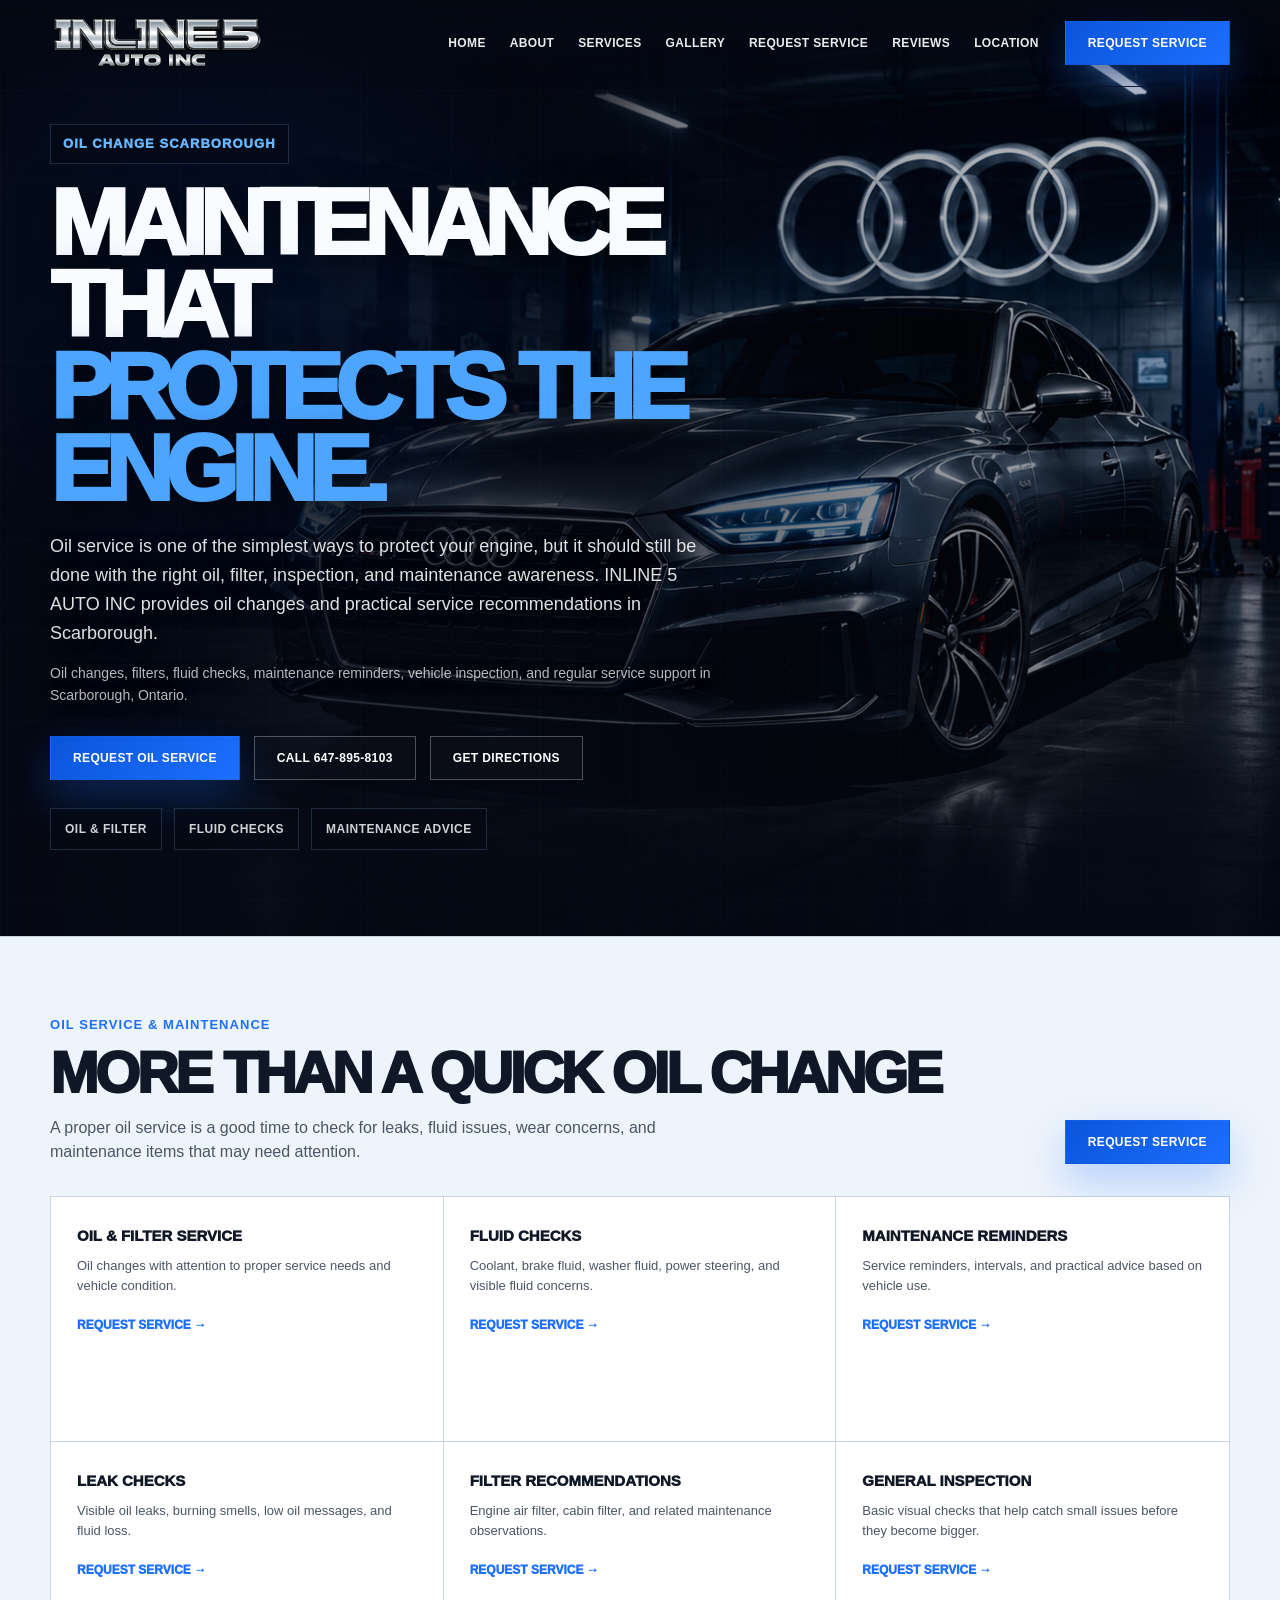
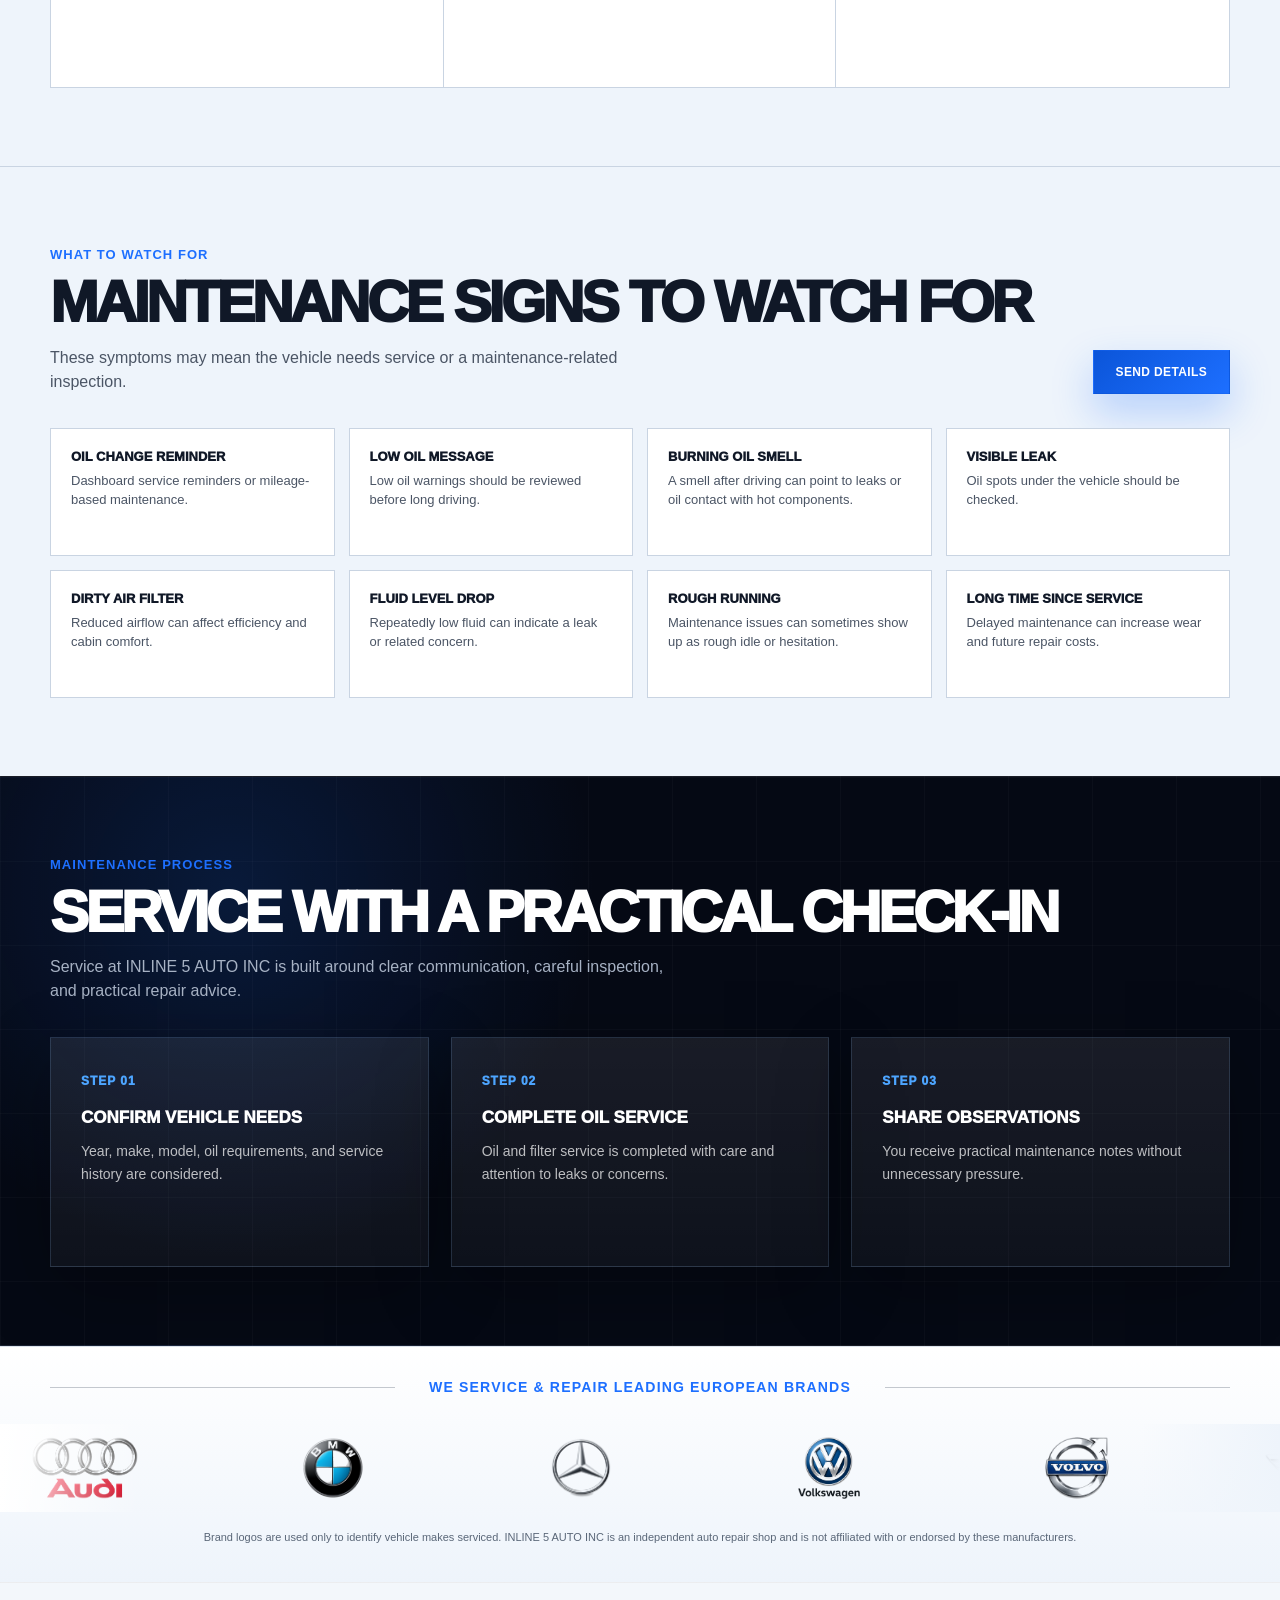
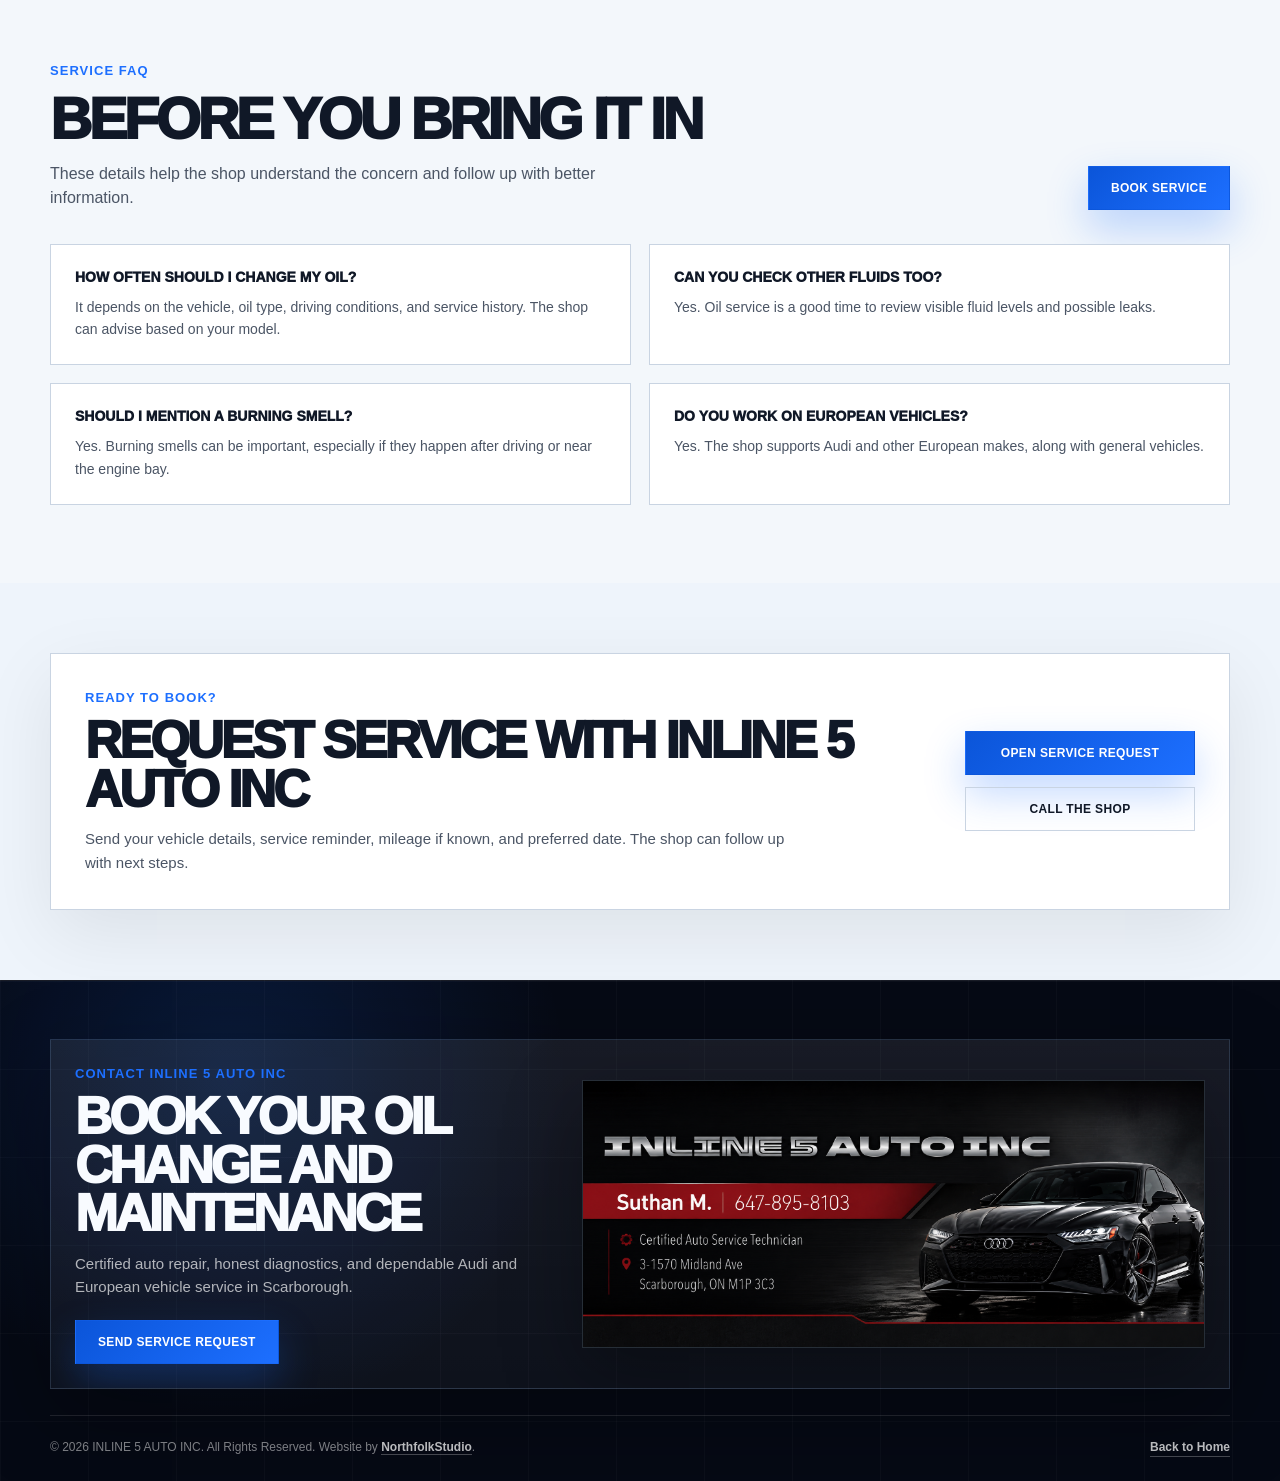
<file: oil-change-scarborough.html>
<!DOCTYPE html>
<html lang="en">
<head>
  <meta charset="UTF-8" />
  <meta name="viewport" content="width=device-width, initial-scale=1.0" />
  <link rel="icon" href="/assets/imgs/Inline5Favicon.png" type="image/png" />
  <link rel="shortcut icon" href="/assets/imgs/Inline5Favicon.png" type="image/png" />

  <title>Oil Change Scarborough | INLINE 5 AUTO INC</title>

  <meta name="description" content="INLINE 5 AUTO INC provides oil changes, filters, fluid checks and vehicle maintenance in Scarborough, Ontario. Call Suthan M. at 647-895-8103." />
  <meta name="robots" content="index, follow" />
  <meta name="theme-color" content="#050914" />
  <link rel="canonical" href="https://inline5autoinc.ca/oil-change-scarborough.html" />

  <meta property="og:title" content="Oil Change Scarborough | INLINE 5 AUTO INC" />
  <meta property="og:description" content="Oil changes, filters, fluid checks and vehicle maintenance in Scarborough, Ontario." />
  <meta property="og:type" content="website" />
  <meta property="og:url" content="https://inline5autoinc.ca/oil-change-scarborough.html" />
  <meta property="og:site_name" content="INLINE 5 AUTO INC" />
  <meta property="og:image" content="https://inline5autoinc.ca/assets/imgs/Inline5autocard.png" />

  <meta name="twitter:card" content="summary_large_image" />
  <meta name="twitter:title" content="Oil Change Scarborough | INLINE 5 AUTO INC" />
  <meta name="twitter:description" content="Oil changes, filters, fluid checks and vehicle maintenance in Scarborough, Ontario." />
  <meta name="twitter:image" content="https://inline5autoinc.ca/assets/imgs/Inline5autocard.png" />

  <link rel="stylesheet" href="./assets/css/styles.css" />

  <script type="application/ld+json">
{
  "@context": "https://schema.org",
  "@type": "Service",
  "name": "Oil Change Scarborough",
  "serviceType": "oil change and maintenance",
  "url": "https://inline5autoinc.ca/oil-change-scarborough.html",
  "provider": {
    "@type": "AutoRepair",
    "@id": "https://inline5autoinc.ca/#autorepair",
    "name": "INLINE 5 AUTO INC",
    "url": "https://inline5autoinc.ca/",
    "image": "https://inline5autoinc.ca/assets/imgs/Inline5autocard.png",
    "telephone": "+1-647-895-8103",
    "address": {
      "@type": "PostalAddress",
      "streetAddress": "Unit 3 - 1570 Midland Ave",
      "addressLocality": "Scarborough",
      "addressRegion": "ON",
      "addressCountry": "CA"
    }
  },
  "areaServed": {
    "@type": "Place",
    "name": "Scarborough, Ontario"
  }
}
  </script>

  <script type="application/ld+json">
{
  "@context": "https://schema.org",
  "@type": "BreadcrumbList",
  "itemListElement": [
    {
      "@type": "ListItem",
      "position": 1,
      "name": "Home",
      "item": "https://inline5autoinc.ca/"
    },
    {
      "@type": "ListItem",
      "position": 2,
      "name": "Oil Change Scarborough",
      "item": "https://inline5autoinc.ca/oil-change-scarborough.html"
    }
  ]
}
  </script>

  <style>
    .detail-hero {
      min-height: 690px;
      padding: 124px 0 86px;
      position: relative;
      display: flex;
      align-items: center;
      overflow: hidden;
      isolation: isolate;
      background: #050914;
    }

    .detail-hero::before {
      content: "";
      position: absolute;
      inset: 0;
      background:
        linear-gradient(90deg, rgba(5, 9, 20, 0.84) 0%, rgba(5, 9, 20, 0.62) 42%, rgba(5, 9, 20, 0.18) 72%, rgba(5, 9, 20, 0.08) 100%),
        linear-gradient(to bottom, rgba(5, 9, 20, 0.14) 0%, rgba(5, 9, 20, 0.34) 62%, rgba(5, 9, 20, 0.74) 100%);
      z-index: -1;
    }

    .detail-hero::after {
      content: "";
      position: absolute;
      inset: 0;
      background-image:
        radial-gradient(circle at 18% 30%, rgba(29, 111, 255, 0.18), transparent 28%),
        linear-gradient(rgba(255, 255, 255, 0.03) 1px, transparent 1px),
        linear-gradient(90deg, rgba(255, 255, 255, 0.03) 1px, transparent 1px);
      background-size: auto, 90px 90px, 90px 90px;
      opacity: 0.48;
      z-index: -1;
    }

    .detail-hero-bg {
      position: absolute;
      inset: 0;
      z-index: -2;
    }

    .detail-hero-bg img {
      width: 100%;
      height: 100%;
      object-fit: cover;
      object-position: center right;
      filter: saturate(1.05) contrast(1.06) brightness(1);
    }

    .detail-hero-content {
      max-width: 735px;
      position: relative;
      z-index: 2;
    }

    .detail-badge {
      display: inline-flex;
      color: #69b7ff;
      font-size: 13px;
      font-weight: 950;
      text-transform: uppercase;
      letter-spacing: 0.08em;
      margin-bottom: 18px;
      padding: 9px 12px;
      background: rgba(5, 9, 20, 0.48);
      border: 1px solid rgba(147, 197, 253, 0.18);
      backdrop-filter: blur(8px);
      -webkit-backdrop-filter: blur(8px);
    }

    .detail-hero h1 {
      font-size: clamp(52px, 7.3vw, 98px);
      line-height: 0.88;
      letter-spacing: -0.08em;
      text-transform: uppercase;
      font-weight: 1000;
      text-shadow: 0 8px 34px rgba(0, 0, 0, 0.55);
    }

    .detail-hero h1 span {
      display: block;
      color: #4da5ff;
    }

    .detail-hero p {
      color: rgba(255, 255, 255, 0.88);
      max-width: 650px;
      font-size: 18px;
      line-height: 1.6;
      margin: 22px 0 14px;
      text-shadow: 0 4px 18px rgba(0, 0, 0, 0.45);
    }

    .detail-hero .hero-seo-line {
      color: rgba(255, 255, 255, 0.72);
      max-width: 670px;
      font-size: 14px;
      line-height: 1.6;
      margin: 0 0 30px;
    }

    .detail-pill-row {
      display: flex;
      flex-wrap: wrap;
      gap: 12px;
      margin-top: 28px;
    }

    .detail-pill {
      display: inline-flex;
      align-items: center;
      min-height: 42px;
      padding: 10px 14px;
      border: 1px solid rgba(147, 197, 253, 0.18);
      background: rgba(5, 9, 20, 0.48);
      color: rgba(255, 255, 255, 0.82);
      font-size: 12px;
      font-weight: 900;
      text-transform: uppercase;
      letter-spacing: 0.04em;
      backdrop-filter: blur(8px);
      -webkit-backdrop-filter: blur(8px);
    }

    .detail-section {
      background: var(--off);
      color: var(--dark-text);
      padding: 78px 0;
      border-top: 1px solid var(--line-light);
    }

    .signal-grid {
      display: grid;
      grid-template-columns: repeat(4, 1fr);
      gap: 14px;
      margin-top: 34px;
    }

    .signal-item {
      background: #ffffff;
      border: 1px solid var(--line-light);
      padding: 20px;
      min-height: 128px;
      display: grid;
      align-content: start;
      gap: 8px;
      transition: 0.25s ease;
    }

    .signal-item:hover {
      transform: translateY(-3px);
      box-shadow: 0 18px 42px rgba(0, 0, 0, 0.08);
      border-color: rgba(29, 111, 255, 0.35);
    }

    .signal-item strong {
      color: var(--dark-text);
      font-size: 13px;
      line-height: 1.2;
      text-transform: uppercase;
      font-weight: 950;
    }

    .signal-item span {
      color: #4b5565;
      font-size: 13px;
      line-height: 1.45;
    }

    .process-section {
      background:
        radial-gradient(circle at 18% 20%, rgba(29, 111, 255, 0.16), transparent 32%),
        linear-gradient(rgba(255, 255, 255, 0.025) 1px, transparent 1px),
        linear-gradient(90deg, rgba(255, 255, 255, 0.025) 1px, transparent 1px),
        #050914;
      background-size: auto, 84px 84px, 84px 84px;
      padding: 78px 0;
      color: #ffffff;
      border-top: 1px solid rgba(255, 255, 255, 0.08);
      border-bottom: 1px solid rgba(255, 255, 255, 0.08);
    }

    .process-grid {
      display: grid;
      grid-template-columns: repeat(3, 1fr);
      gap: 22px;
      margin-top: 34px;
    }

    .process-card {
      border: 1px solid rgba(147, 197, 253, 0.16);
      background: linear-gradient(180deg, rgba(255, 255, 255, 0.08), rgba(255, 255, 255, 0.035));
      padding: 30px;
      box-shadow: 0 24px 70px rgba(0, 0, 0, 0.28);
      min-height: 230px;
    }

    .process-card small {
      display: inline-flex;
      color: #4da5ff;
      font-size: 12px;
      font-weight: 950;
      margin-bottom: 18px;
      letter-spacing: 0.08em;
      text-transform: uppercase;
    }

    .process-card h3 {
      font-size: 17px;
      line-height: 1.15;
      text-transform: uppercase;
      font-weight: 950;
      margin-bottom: 12px;
    }

    .process-card p {
      color: rgba(255, 255, 255, 0.72);
      font-size: 14px;
      line-height: 1.65;
    }

    .faq-section {
      background: var(--stone-soft);
      color: var(--dark-text);
      padding: 78px 0;
    }

    .faq-grid {
      display: grid;
      grid-template-columns: 1fr 1fr;
      gap: 18px;
      margin-top: 34px;
    }

    .faq-item {
      background: #ffffff;
      border: 1px solid var(--line-light);
      padding: 24px;
    }

    .faq-item h3 {
      font-size: 14px;
      line-height: 1.2;
      text-transform: uppercase;
      font-weight: 950;
      margin-bottom: 10px;
    }

    .faq-item p {
      color: #4b5565;
      font-size: 14px;
      line-height: 1.6;
    }

    .service-cta {
      background: var(--off);
      color: var(--dark-text);
      padding: 70px 0;
    }

    .service-cta-box {
      display: grid;
      grid-template-columns: 1fr auto;
      gap: 28px;
      align-items: center;
      background: #ffffff;
      border: 1px solid var(--line-light);
      padding: 34px;
      box-shadow: 0 24px 70px rgba(0, 0, 0, 0.08);
    }

    .service-cta-box h2 {
      font-size: clamp(30px, 4vw, 52px);
      line-height: 0.95;
      letter-spacing: -0.06em;
      text-transform: uppercase;
      font-weight: 1000;
      margin-bottom: 12px;
    }

    .service-cta-box p {
      color: #4b5565;
      font-size: 15px;
      line-height: 1.6;
      max-width: 720px;
    }

    .service-cta-actions {
      display: grid;
      gap: 12px;
      min-width: 230px;
    }

    @media (max-width: 1100px) {
      .signal-grid,
      .process-grid {
        grid-template-columns: repeat(2, 1fr);
      }

      .service-cta-box {
        grid-template-columns: 1fr;
      }

      .service-cta-actions {
        min-width: 0;
      }
    }

    @media (max-width: 768px) {
      .detail-hero {
        min-height: auto;
        padding: 118px 0 62px;
        display: block;
      }

      .detail-hero::before {
        background:
          linear-gradient(to bottom, rgba(5, 9, 20, 0.38) 0%, rgba(5, 9, 20, 0.68) 48%, rgba(5, 9, 20, 0.94) 100%),
          linear-gradient(90deg, rgba(5, 9, 20, 0.74), rgba(5, 9, 20, 0.18));
      }

      .detail-hero-bg {
        height: 460px;
        bottom: auto;
      }

      .detail-hero-bg img {
        height: 100%;
        object-position: 68% center;
        opacity: 1;
        filter: saturate(1.05) contrast(1.06) brightness(0.94);
      }

      .detail-hero h1 {
        font-size: clamp(44px, 13vw, 68px);
      }

      .detail-hero p {
        font-size: 16px;
      }

      .detail-pill-row {
        display: grid;
        grid-template-columns: 1fr;
      }

      .detail-pill {
        width: 100%;
      }

      .detail-section,
      .process-section,
      .faq-section,
      .service-cta {
        padding: 56px 0;
      }

      .signal-grid,
      .process-grid,
      .faq-grid {
        grid-template-columns: 1fr;
      }

      .service-cta-box {
        padding: 24px;
      }

      .service-cta-actions .btn {
        width: 100%;
      }
    }
  </style>
</head>

<body>
  <header class="header" id="header">
    <div class="container nav">
      <a href="./index.html" class="brand" aria-label="INLINE 5 AUTO INC Home">
        <img
          src="./assets/imgs/InlineLogo.png"
          alt="INLINE 5 AUTO INC"
          class="nav-logo"
          width="1136"
          height="294"
          decoding="async"
        />
      </a>

      <nav class="nav-links" aria-label="Primary navigation">
        <a href="./index.html#home">Home</a>
        <a href="./index.html#about">About</a>
        <div class="nav-dropdown">
          <a href="./index.html#services" class="nav-dropdown-toggle">Services</a>
          <div class="nav-dropdown-menu" aria-label="Service pages">
            <a href="./audi-service-scarborough.html">Audi Service</a>
            <a href="./brake-service-scarborough.html">Brake Service</a>
            <a href="./auto-diagnostics-scarborough.html">Diagnostics</a>
            <a href="./oil-change-scarborough.html">Oil Changes</a>
            <a href="./tire-service-scarborough.html">Tire Service</a>
          </div>
        </div>
        <a href="./gallery.html">Gallery</a>
        <a href="./index.html#service-request">Request Service</a>
        <a href="./index.html#reviews">Reviews</a>
        <a href="./index.html#location">Location</a>
      </nav>

      <div class="nav-actions">
        <a class="btn btn-primary" href="./index.html#service-request">Request Service</a>

        <button
          class="menu-toggle"
          id="menuToggle"
          aria-label="Open navigation menu"
          aria-expanded="false"
          aria-controls="mobilePanel"
        >
          <svg class="icon" viewBox="0 0 24 24" aria-hidden="true">
            <path d="M4 7h16M4 12h16M4 17h16"></path>
          </svg>
        </button>
      </div>
    </div>

    <div class="mobile-panel" id="mobilePanel">
      <a href="./index.html#home">Home</a>
      <a href="./index.html#about">About</a>
      <a href="./index.html#services">Services</a>
      <a class="mobile-sub-link" href="./audi-service-scarborough.html">Audi Service</a>
      <a class="mobile-sub-link" href="./brake-service-scarborough.html">Brake Service</a>
      <a class="mobile-sub-link" href="./auto-diagnostics-scarborough.html">Diagnostics</a>
      <a class="mobile-sub-link" href="./oil-change-scarborough.html">Oil Changes</a>
      <a class="mobile-sub-link" href="./tire-service-scarborough.html">Tire Service</a>
      <a href="./gallery.html">Gallery</a>
      <a href="./index.html#service-request">Request Service</a>
      <a href="./index.html#reviews">Reviews</a>
      <a href="./index.html#location">Location</a>
      <a href="tel:16478958103">Call 647-895-8103</a>
    </div>
  </header>

  <main>
    <section class="detail-hero">
      <div class="detail-hero-bg">
        <img
          src="./assets/imgs/hero-audi-workshop.png"
          alt="Professional auto repair workshop at INLINE 5 AUTO INC"
          fetchpriority="high"
         width="1672" height="941" />
      </div>

      <div class="container">
        <div class="detail-hero-content">
          <div class="detail-badge">Oil Change Scarborough</div>

          <h1>Maintenance That <span>Protects The Engine.</span></h1>

          <p>Oil service is one of the simplest ways to protect your engine, but it should still be done with the right oil, filter, inspection, and maintenance awareness. INLINE 5 AUTO INC provides oil changes and practical service recommendations in Scarborough.</p>

          <p class="hero-seo-line">Oil changes, filters, fluid checks, maintenance reminders, vehicle inspection, and regular service support in Scarborough, Ontario.</p>

          <div class="hero-buttons">
            <a href="./index.html#service-request" class="btn btn-primary">Request Oil Service</a>
            <a href="tel:16478958103" class="btn btn-outline">Call 647-895-8103</a>
            <a href="https://www.google.com/maps/search/?api=1&query=1570+Midland+Ave+Unit+3+Scarborough+ON" class="btn btn-outline" target="_blank" rel="noopener">Get Directions</a>
          </div>

          <div class="detail-pill-row" aria-label="Service highlights">
            <span class="detail-pill">Oil &amp; Filter</span>
            <span class="detail-pill">Fluid Checks</span>
            <span class="detail-pill">Maintenance Advice</span>
          </div>
        </div>
      </div>
    </section>

    <section class="services">
      <div class="container">
        <div class="section-head-row">
          <div>
            <div class="eyebrow">Oil Service &amp; Maintenance</div>
            <h2 class="section-title">More Than A Quick Oil Change</h2>
            <p class="section-copy light-copy">A proper oil service is a good time to check for leaks, fluid issues, wear concerns, and maintenance items that may need attention.</p>
          </div>

          <a href="./index.html#service-request" class="btn btn-primary">Request Service</a>
        </div>

        <div class="service-grid">
          <article class="service-card">
            <h3>Oil &amp; Filter Service</h3>
            <p>Oil changes with attention to proper service needs and vehicle condition.</p>
            <a href="./index.html#service-request" class="learn-link">Request Service →</a>
          </article>
          <article class="service-card">
            <h3>Fluid Checks</h3>
            <p>Coolant, brake fluid, washer fluid, power steering, and visible fluid concerns.</p>
            <a href="./index.html#service-request" class="learn-link">Request Service →</a>
          </article>
          <article class="service-card">
            <h3>Maintenance Reminders</h3>
            <p>Service reminders, intervals, and practical advice based on vehicle use.</p>
            <a href="./index.html#service-request" class="learn-link">Request Service →</a>
          </article>
          <article class="service-card">
            <h3>Leak Checks</h3>
            <p>Visible oil leaks, burning smells, low oil messages, and fluid loss.</p>
            <a href="./index.html#service-request" class="learn-link">Request Service →</a>
          </article>
          <article class="service-card">
            <h3>Filter Recommendations</h3>
            <p>Engine air filter, cabin filter, and related maintenance observations.</p>
            <a href="./index.html#service-request" class="learn-link">Request Service →</a>
          </article>
          <article class="service-card">
            <h3>General Inspection</h3>
            <p>Basic visual checks that help catch small issues before they become bigger.</p>
            <a href="./index.html#service-request" class="learn-link">Request Service →</a>
          </article>
        </div>
      </div>
    </section>

    <section class="detail-section">
      <div class="container">
        <div class="section-head-row">
          <div>
            <div class="eyebrow">What To Watch For</div>
            <h2 class="section-title">Maintenance Signs To Watch For</h2>
            <p class="section-copy light-copy">These symptoms may mean the vehicle needs service or a maintenance-related inspection.</p>
          </div>

          <a href="./index.html#service-request" class="btn btn-primary">Send Details</a>
        </div>

        <div class="signal-grid">
          <div class="signal-item">
            <strong>Oil Change Reminder</strong>
            <span>Dashboard service reminders or mileage-based maintenance.</span>
          </div>
          <div class="signal-item">
            <strong>Low Oil Message</strong>
            <span>Low oil warnings should be reviewed before long driving.</span>
          </div>
          <div class="signal-item">
            <strong>Burning Oil Smell</strong>
            <span>A smell after driving can point to leaks or oil contact with hot components.</span>
          </div>
          <div class="signal-item">
            <strong>Visible Leak</strong>
            <span>Oil spots under the vehicle should be checked.</span>
          </div>
          <div class="signal-item">
            <strong>Dirty Air Filter</strong>
            <span>Reduced airflow can affect efficiency and cabin comfort.</span>
          </div>
          <div class="signal-item">
            <strong>Fluid Level Drop</strong>
            <span>Repeatedly low fluid can indicate a leak or related concern.</span>
          </div>
          <div class="signal-item">
            <strong>Rough Running</strong>
            <span>Maintenance issues can sometimes show up as rough idle or hesitation.</span>
          </div>
          <div class="signal-item">
            <strong>Long Time Since Service</strong>
            <span>Delayed maintenance can increase wear and future repair costs.</span>
          </div>
        </div>
      </div>
    </section>

    <section class="process-section">
      <div class="container">
        <div>
          <div class="eyebrow">Maintenance Process</div>
          <h2 class="section-title">Service With A Practical Check-In</h2>
          <p class="section-copy">Service at INLINE 5 AUTO INC is built around clear communication, careful inspection, and practical repair advice.</p>
        </div>

        <div class="process-grid">
          <article class="process-card">
            <small>Step 01</small>
            <h3>Confirm Vehicle Needs</h3>
            <p>Year, make, model, oil requirements, and service history are considered.</p>
          </article>
          <article class="process-card">
            <small>Step 02</small>
            <h3>Complete Oil Service</h3>
            <p>Oil and filter service is completed with care and attention to leaks or concerns.</p>
          </article>
          <article class="process-card">
            <small>Step 03</small>
            <h3>Share Observations</h3>
            <p>You receive practical maintenance notes without unnecessary pressure.</p>
          </article>
        </div>
      </div>
    </section>

    <section class="brand-banner brand-marquee" aria-label="European brands serviced">
      <div class="banner-title container">
        <span></span>
        <strong>We service & repair leading European brands</strong>
        <span></span>
      </div>

      <div class="brand-marquee-window">
        <div class="brand-marquee-track">
          <div class="brand-logo audi-logo"><img src="./assets/imgs/audi.png" alt="Audi repair and service in Scarborough"  width="1137" height="700"  loading="lazy"  decoding="async" /></div>
          <div class="brand-logo bmw-logo"><img src="./assets/imgs/bmw.png" alt="BMW repair and service in Scarborough"  width="623" height="622"  loading="lazy"  decoding="async" /></div>
          <div class="brand-logo mercedes-logo"><img src="./assets/imgs/mercedes.png" alt="Mercedes-Benz repair and service in Scarborough"  width="578" height="579"  loading="lazy"  decoding="async" /></div>
          <div class="brand-logo volkswagen-logo"><img src="./assets/imgs/volkswagen.png" alt="Volkswagen repair and service in Scarborough"  width="815" height="807"  loading="lazy"  decoding="async" /></div>
          <div class="brand-logo volvo-logo"><img src="./assets/imgs/volvo.png" alt="Volvo repair and service in Scarborough"  width="798" height="775"  loading="lazy"  decoding="async" /></div>
          <div class="brand-logo mini-logo"><img src="./assets/imgs/minicooper.png" alt="MINI Cooper repair and service in Scarborough"  width="1137" height="564"  loading="lazy"  decoding="async" /></div>
          <div class="brand-logo landrover-logo"><img src="./assets/imgs/landrover.png" alt="Land Rover repair and service in Scarborough"  width="1076" height="649"  loading="lazy"  decoding="async" /></div>
          <div class="brand-logo jaguar-logo"><img src="./assets/imgs/jaguar.png" alt="Jaguar repair and service in Scarborough"  width="812" height="827"  loading="lazy"  decoding="async" /></div>
          <div class="brand-logo porsche-logo"><img src="./assets/imgs/porche.png" alt="Porsche repair and service in Scarborough"  width="1044" height="747"  loading="lazy"  decoding="async" /></div>
          <div class="brand-logo audi-logo" aria-hidden="true"><img src="./assets/imgs/audi.png" alt=""  width="1137" height="700"  loading="lazy"  decoding="async" /></div>
          <div class="brand-logo bmw-logo" aria-hidden="true"><img src="./assets/imgs/bmw.png" alt=""  width="623" height="622"  loading="lazy"  decoding="async" /></div>
          <div class="brand-logo mercedes-logo" aria-hidden="true"><img src="./assets/imgs/mercedes.png" alt=""  width="578" height="579"  loading="lazy"  decoding="async" /></div>
          <div class="brand-logo volkswagen-logo" aria-hidden="true"><img src="./assets/imgs/volkswagen.png" alt=""  width="815" height="807"  loading="lazy"  decoding="async" /></div>
          <div class="brand-logo volvo-logo" aria-hidden="true"><img src="./assets/imgs/volvo.png" alt=""  width="798" height="775"  loading="lazy"  decoding="async" /></div>
          <div class="brand-logo mini-logo" aria-hidden="true"><img src="./assets/imgs/minicooper.png" alt=""  width="1137" height="564"  loading="lazy"  decoding="async" /></div>
          <div class="brand-logo landrover-logo" aria-hidden="true"><img src="./assets/imgs/landrover.png" alt=""  width="1076" height="649"  loading="lazy"  decoding="async" /></div>
          <div class="brand-logo jaguar-logo" aria-hidden="true"><img src="./assets/imgs/jaguar.png" alt=""  width="812" height="827"  loading="lazy"  decoding="async" /></div>
          <div class="brand-logo porsche-logo" aria-hidden="true"><img src="./assets/imgs/porche.png" alt=""  width="1044" height="747"  loading="lazy"  decoding="async" /></div>
        </div>
      </div>

      <p class="make-disclaimer container">
        Brand logos are used only to identify vehicle makes serviced. INLINE 5 AUTO INC is an independent auto repair shop and is not affiliated with or endorsed by these manufacturers.
      </p>
    </section>

    <section class="faq-section">
      <div class="container">
        <div class="section-head-row">
          <div>
            <div class="eyebrow">Service FAQ</div>
            <h2 class="section-title">Before You Bring It In</h2>
            <p class="section-copy light-copy">These details help the shop understand the concern and follow up with better information.</p>
          </div>

          <a href="./index.html#service-request" class="btn btn-primary">Book Service</a>
        </div>

        <div class="faq-grid">
          <article class="faq-item">
            <h3>How Often Should I Change My Oil?</h3>
            <p>It depends on the vehicle, oil type, driving conditions, and service history. The shop can advise based on your model.</p>
          </article>
          <article class="faq-item">
            <h3>Can You Check Other Fluids Too?</h3>
            <p>Yes. Oil service is a good time to review visible fluid levels and possible leaks.</p>
          </article>
          <article class="faq-item">
            <h3>Should I Mention A Burning Smell?</h3>
            <p>Yes. Burning smells can be important, especially if they happen after driving or near the engine bay.</p>
          </article>
          <article class="faq-item">
            <h3>Do You Work On European Vehicles?</h3>
            <p>Yes. The shop supports Audi and other European makes, along with general vehicles.</p>
          </article>
        </div>
      </div>
    </section>

    <section class="service-cta">
      <div class="container">
        <div class="service-cta-box">
          <div>
            <div class="eyebrow">Ready To Book?</div>
            <h2>Request Service With INLINE 5 AUTO INC</h2>
            <p>Send your vehicle details, service reminder, mileage if known, and preferred date. The shop can follow up with next steps.</p>
          </div>

          <div class="service-cta-actions">
            <a href="./index.html#service-request" class="btn btn-primary">Open Service Request</a>
            <a href="tel:16478958103" class="btn btn-light-outline">Call The Shop</a>
          </div>
        </div>
      </div>
    </section>
  </main>

  <footer class="footer" id="contact">
    <div class="container">
      <div class="footer-card-feature">
        <div class="footer-card-copy">
          <div class="eyebrow">Contact Inline 5 Auto Inc</div>
          <h2>Book Your Oil Change and Maintenance</h2>
          <p>
            Certified auto repair, honest diagnostics, and dependable Audi and European vehicle service in Scarborough.
          </p>
          <a href="./index.html#service-request" class="btn btn-primary">Send Service Request</a>
        </div>

        <div class="footer-business-card">
          <img
            src="./assets/imgs/Inline5autocard.png"
            alt="INLINE 5 AUTO INC business card with contact details"
            loading="lazy"
            decoding="async"
           width="1916" height="821" />
        </div>
      </div>

      <div class="footer-bottom">
        <span>
          © 2026 INLINE 5 AUTO INC. All Rights Reserved.
          Website by <a href="https://northfolkstudio.com" target="_blank" rel="noopener">NorthfolkStudio</a>.
        </span>
        <a href="./index.html">Back to Home</a>
      </div>
    </div>
  </footer>

  <div class="mobile-call-bar">
    <a href="tel:16478958103">Call Shop</a>
    <a href="./index.html#service-request">Request Service</a>
  </div>

  <script>
    const header = document.getElementById("header");
    const menuToggle = document.getElementById("menuToggle");
    const mobilePanel = document.getElementById("mobilePanel");

    function updateHeaderState() {
      header.classList.toggle("scrolled", window.scrollY > 20);
    }

    updateHeaderState();
    window.addEventListener("scroll", updateHeaderState, { passive: true });

    if (menuToggle && mobilePanel) {
      menuToggle.addEventListener("click", () => {
        const isOpen = mobilePanel.classList.toggle("open");
        menuToggle.setAttribute("aria-expanded", String(isOpen));
      });

      mobilePanel.querySelectorAll("a").forEach((link) => {
        link.addEventListener("click", () => {
          mobilePanel.classList.remove("open");
          menuToggle.setAttribute("aria-expanded", "false");
        });
      });

      document.addEventListener("keydown", (event) => {
        if (event.key === "Escape" && mobilePanel.classList.contains("open")) {
          mobilePanel.classList.remove("open");
          menuToggle.setAttribute("aria-expanded", "false");
          menuToggle.focus();
        }
      });
    }
  </script>
</body>
</html>
</file>
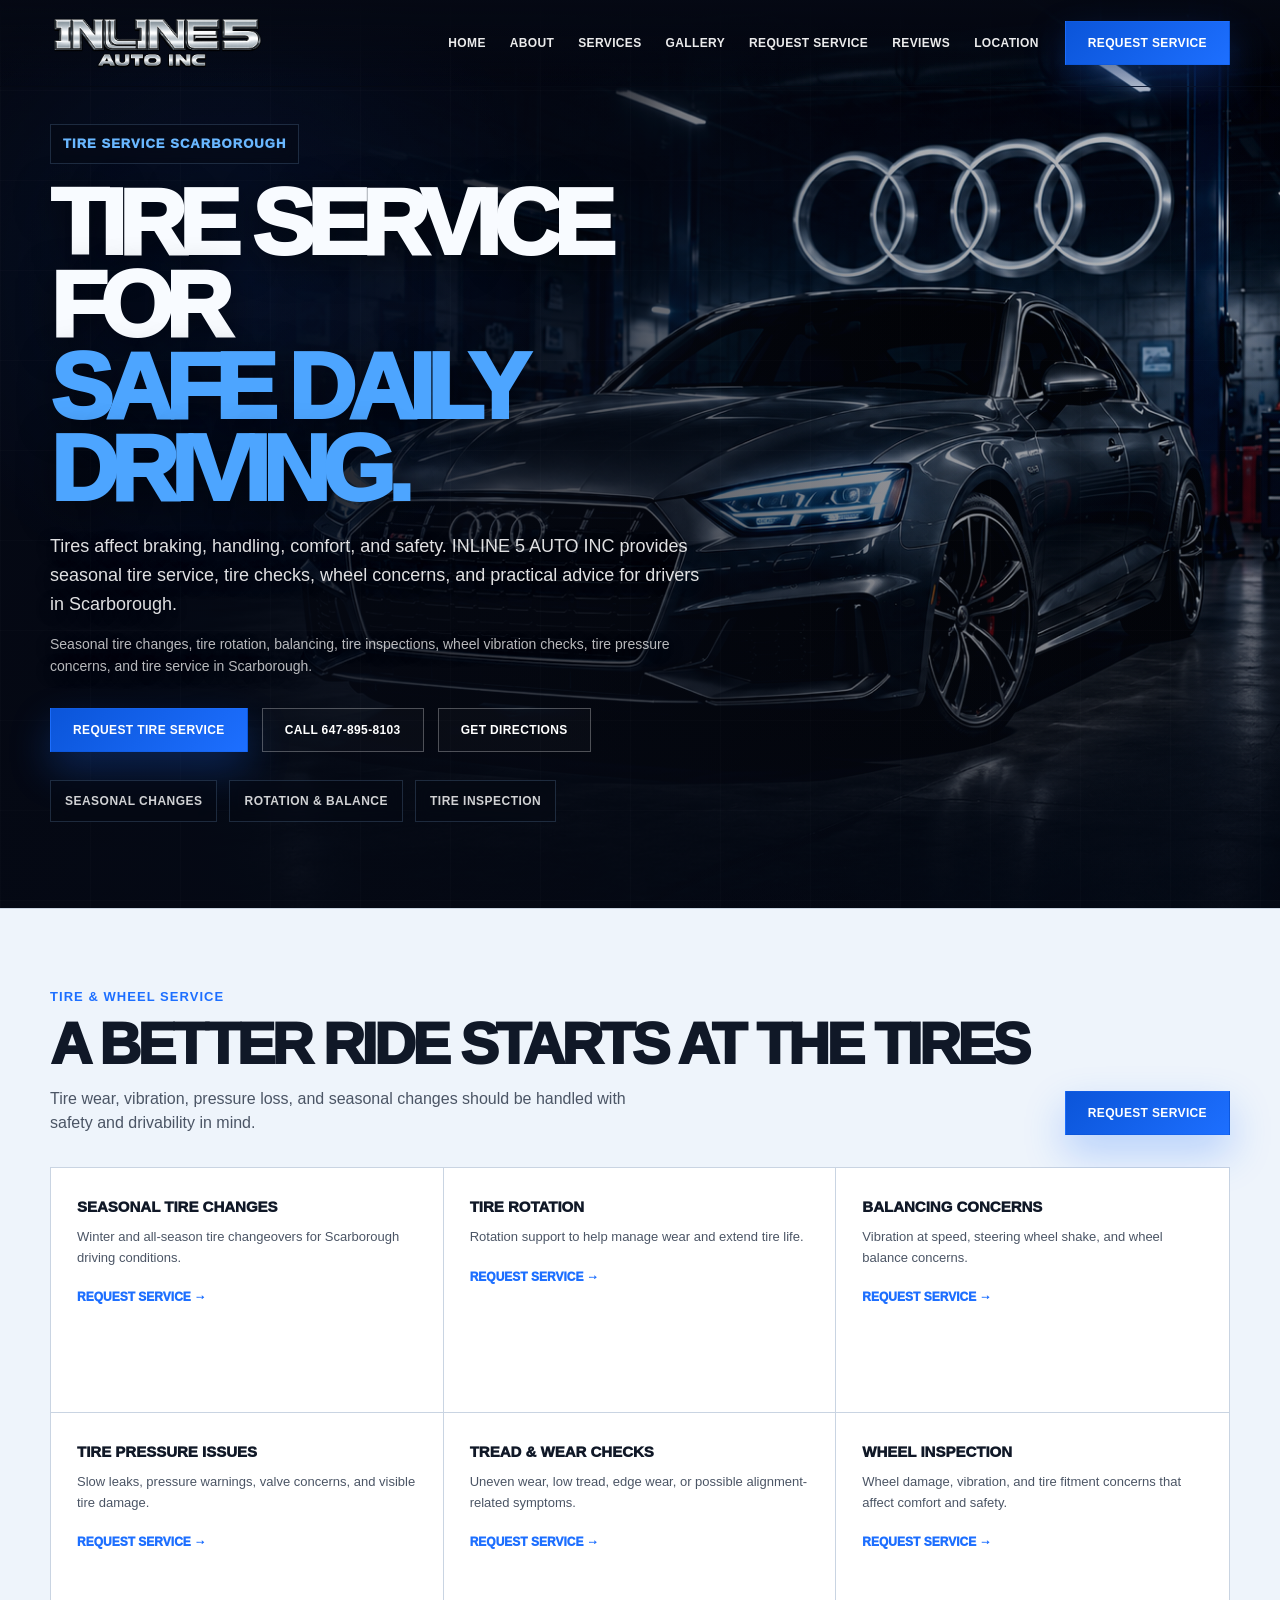
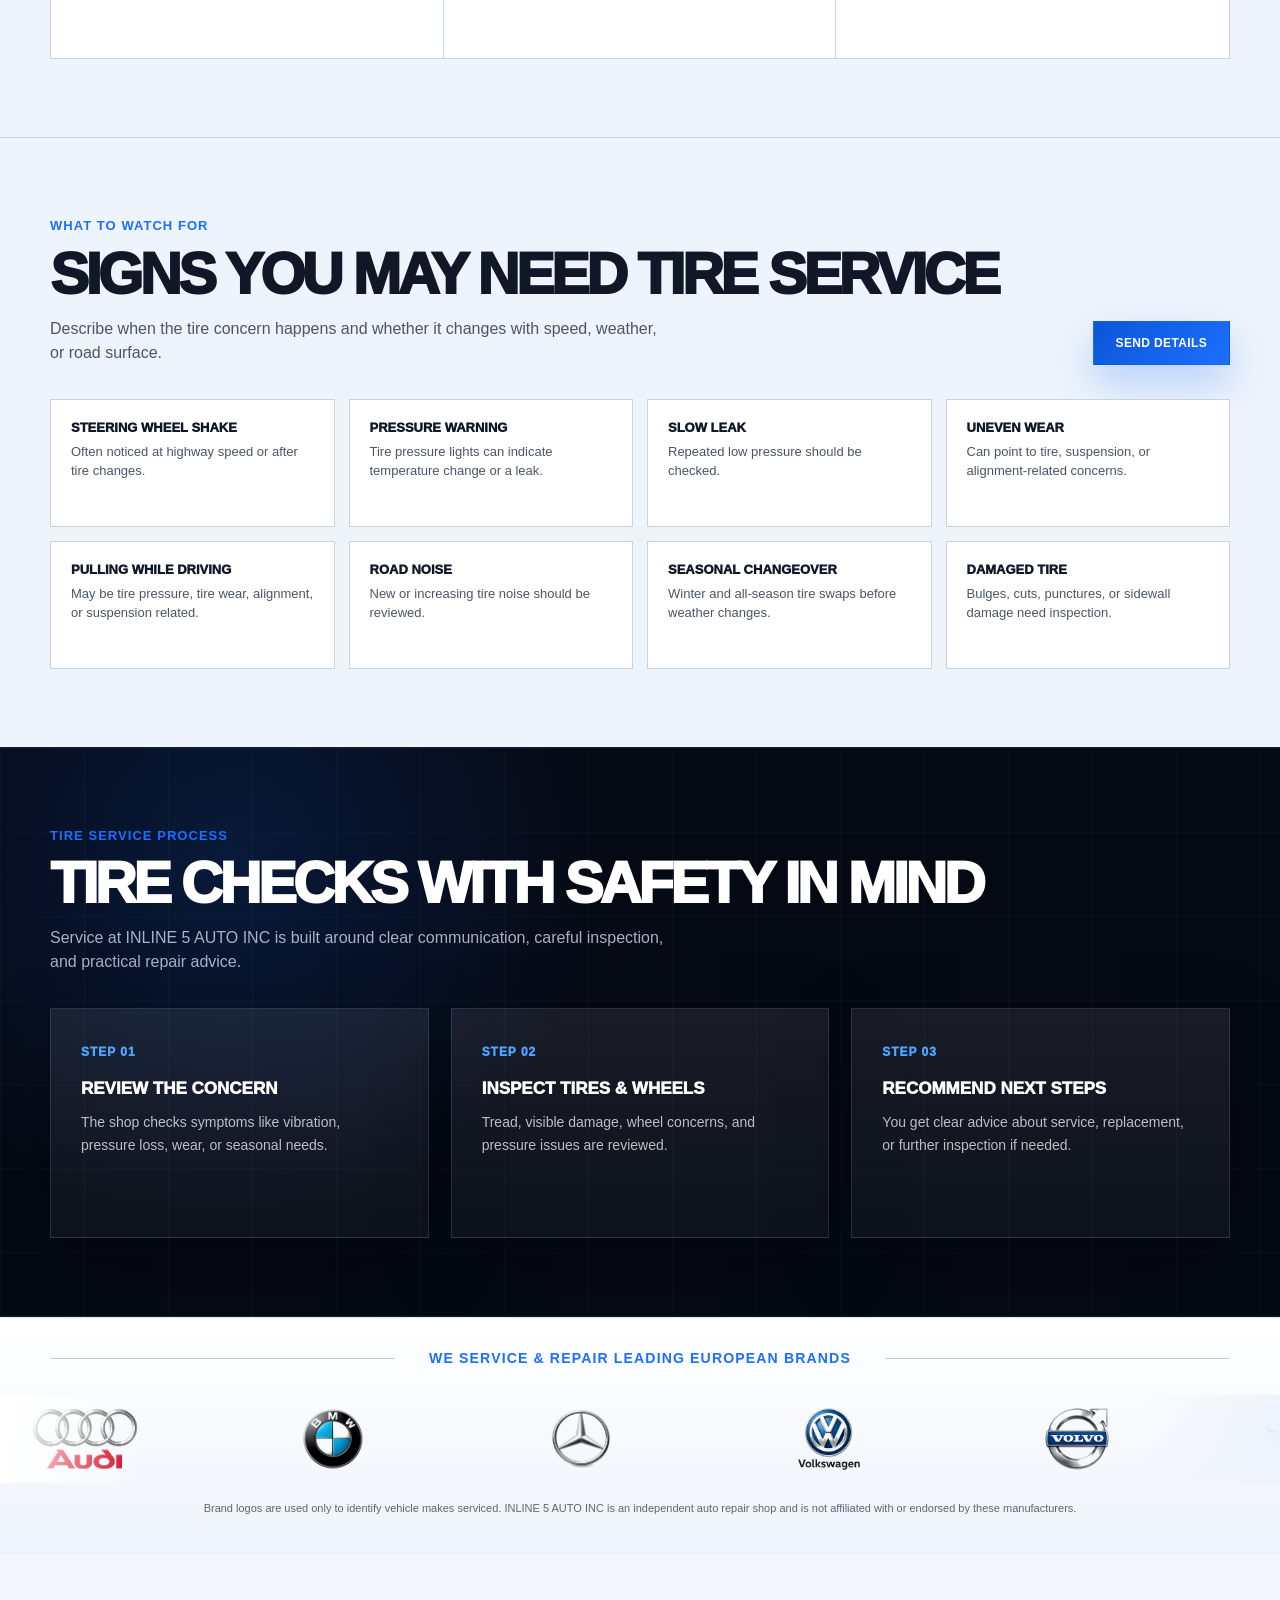
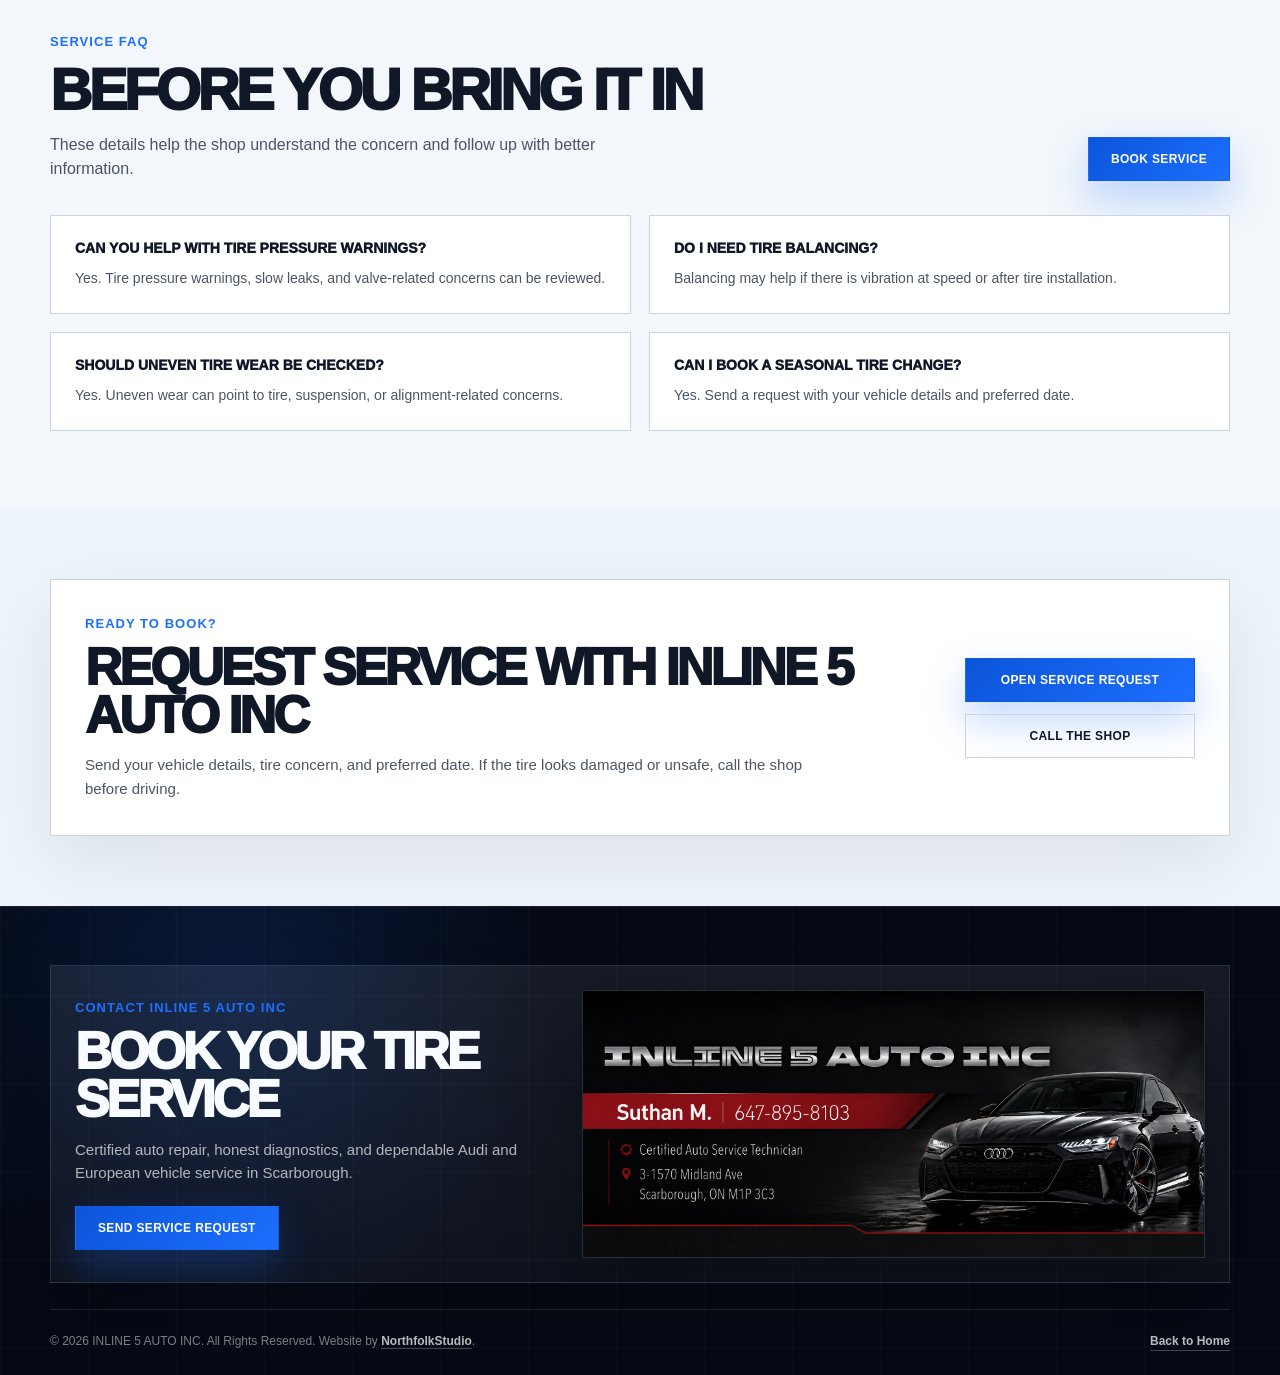
<file: tire-service-scarborough.html>
<!DOCTYPE html>
<html lang="en">
<head>
  <meta charset="UTF-8" />
  <meta name="viewport" content="width=device-width, initial-scale=1.0" />
  <link rel="icon" href="/assets/imgs/Inline5Favicon.png" type="image/png" />
  <link rel="shortcut icon" href="/assets/imgs/Inline5Favicon.png" type="image/png" />

  <title>Tire Service Scarborough | INLINE 5 AUTO INC</title>

  <meta name="description" content="INLINE 5 AUTO INC provides tire service, seasonal tire changes, tire rotation, balancing, tire inspections and wheel service in Scarborough, Ontario. Call Suthan M. at 647-895-8103." />
  <meta name="robots" content="index, follow" />
  <meta name="theme-color" content="#050914" />
  <link rel="canonical" href="https://inline5autoinc.ca/tire-service-scarborough.html" />

  <meta property="og:title" content="Tire Service Scarborough | INLINE 5 AUTO INC" />
  <meta property="og:description" content="Seasonal tire changes, tire rotation, balancing, inspections and wheel service in Scarborough, Ontario." />
  <meta property="og:type" content="website" />
  <meta property="og:url" content="https://inline5autoinc.ca/tire-service-scarborough.html" />
  <meta property="og:site_name" content="INLINE 5 AUTO INC" />
  <meta property="og:image" content="https://inline5autoinc.ca/assets/imgs/Inline5autocard.png" />

  <meta name="twitter:card" content="summary_large_image" />
  <meta name="twitter:title" content="Tire Service Scarborough | INLINE 5 AUTO INC" />
  <meta name="twitter:description" content="Seasonal tire changes, tire rotation, balancing, inspections and wheel service in Scarborough, Ontario." />
  <meta name="twitter:image" content="https://inline5autoinc.ca/assets/imgs/Inline5autocard.png" />

  <link rel="stylesheet" href="./assets/css/styles.css" />

  <script type="application/ld+json">
{
  "@context": "https://schema.org",
  "@type": "Service",
  "name": "Tire Service Scarborough",
  "serviceType": "seasonal tire changes and wheel service",
  "url": "https://inline5autoinc.ca/tire-service-scarborough.html",
  "provider": {
    "@type": "AutoRepair",
    "@id": "https://inline5autoinc.ca/#autorepair",
    "name": "INLINE 5 AUTO INC",
    "url": "https://inline5autoinc.ca/",
    "image": "https://inline5autoinc.ca/assets/imgs/Inline5autocard.png",
    "telephone": "+1-647-895-8103",
    "address": {
      "@type": "PostalAddress",
      "streetAddress": "Unit 3 - 1570 Midland Ave",
      "addressLocality": "Scarborough",
      "addressRegion": "ON",
      "addressCountry": "CA"
    }
  },
  "areaServed": {
    "@type": "Place",
    "name": "Scarborough, Ontario"
  }
}
  </script>

  <script type="application/ld+json">
{
  "@context": "https://schema.org",
  "@type": "BreadcrumbList",
  "itemListElement": [
    {
      "@type": "ListItem",
      "position": 1,
      "name": "Home",
      "item": "https://inline5autoinc.ca/"
    },
    {
      "@type": "ListItem",
      "position": 2,
      "name": "Tire Service Scarborough",
      "item": "https://inline5autoinc.ca/tire-service-scarborough.html"
    }
  ]
}
  </script>

  <style>
    .detail-hero {
      min-height: 690px;
      padding: 124px 0 86px;
      position: relative;
      display: flex;
      align-items: center;
      overflow: hidden;
      isolation: isolate;
      background: #050914;
    }

    .detail-hero::before {
      content: "";
      position: absolute;
      inset: 0;
      background:
        linear-gradient(90deg, rgba(5, 9, 20, 0.84) 0%, rgba(5, 9, 20, 0.62) 42%, rgba(5, 9, 20, 0.18) 72%, rgba(5, 9, 20, 0.08) 100%),
        linear-gradient(to bottom, rgba(5, 9, 20, 0.14) 0%, rgba(5, 9, 20, 0.34) 62%, rgba(5, 9, 20, 0.74) 100%);
      z-index: -1;
    }

    .detail-hero::after {
      content: "";
      position: absolute;
      inset: 0;
      background-image:
        radial-gradient(circle at 18% 30%, rgba(29, 111, 255, 0.18), transparent 28%),
        linear-gradient(rgba(255, 255, 255, 0.03) 1px, transparent 1px),
        linear-gradient(90deg, rgba(255, 255, 255, 0.03) 1px, transparent 1px);
      background-size: auto, 90px 90px, 90px 90px;
      opacity: 0.48;
      z-index: -1;
    }

    .detail-hero-bg {
      position: absolute;
      inset: 0;
      z-index: -2;
    }

    .detail-hero-bg img {
      width: 100%;
      height: 100%;
      object-fit: cover;
      object-position: center right;
      filter: saturate(1.05) contrast(1.06) brightness(1);
    }

    .detail-hero-content {
      max-width: 735px;
      position: relative;
      z-index: 2;
    }

    .detail-badge {
      display: inline-flex;
      color: #69b7ff;
      font-size: 13px;
      font-weight: 950;
      text-transform: uppercase;
      letter-spacing: 0.08em;
      margin-bottom: 18px;
      padding: 9px 12px;
      background: rgba(5, 9, 20, 0.48);
      border: 1px solid rgba(147, 197, 253, 0.18);
      backdrop-filter: blur(8px);
      -webkit-backdrop-filter: blur(8px);
    }

    .detail-hero h1 {
      font-size: clamp(52px, 7.3vw, 98px);
      line-height: 0.88;
      letter-spacing: -0.08em;
      text-transform: uppercase;
      font-weight: 1000;
      text-shadow: 0 8px 34px rgba(0, 0, 0, 0.55);
    }

    .detail-hero h1 span {
      display: block;
      color: #4da5ff;
    }

    .detail-hero p {
      color: rgba(255, 255, 255, 0.88);
      max-width: 650px;
      font-size: 18px;
      line-height: 1.6;
      margin: 22px 0 14px;
      text-shadow: 0 4px 18px rgba(0, 0, 0, 0.45);
    }

    .detail-hero .hero-seo-line {
      color: rgba(255, 255, 255, 0.72);
      max-width: 670px;
      font-size: 14px;
      line-height: 1.6;
      margin: 0 0 30px;
    }

    .detail-pill-row {
      display: flex;
      flex-wrap: wrap;
      gap: 12px;
      margin-top: 28px;
    }

    .detail-pill {
      display: inline-flex;
      align-items: center;
      min-height: 42px;
      padding: 10px 14px;
      border: 1px solid rgba(147, 197, 253, 0.18);
      background: rgba(5, 9, 20, 0.48);
      color: rgba(255, 255, 255, 0.82);
      font-size: 12px;
      font-weight: 900;
      text-transform: uppercase;
      letter-spacing: 0.04em;
      backdrop-filter: blur(8px);
      -webkit-backdrop-filter: blur(8px);
    }

    .detail-section {
      background: var(--off);
      color: var(--dark-text);
      padding: 78px 0;
      border-top: 1px solid var(--line-light);
    }

    .signal-grid {
      display: grid;
      grid-template-columns: repeat(4, 1fr);
      gap: 14px;
      margin-top: 34px;
    }

    .signal-item {
      background: #ffffff;
      border: 1px solid var(--line-light);
      padding: 20px;
      min-height: 128px;
      display: grid;
      align-content: start;
      gap: 8px;
      transition: 0.25s ease;
    }

    .signal-item:hover {
      transform: translateY(-3px);
      box-shadow: 0 18px 42px rgba(0, 0, 0, 0.08);
      border-color: rgba(29, 111, 255, 0.35);
    }

    .signal-item strong {
      color: var(--dark-text);
      font-size: 13px;
      line-height: 1.2;
      text-transform: uppercase;
      font-weight: 950;
    }

    .signal-item span {
      color: #4b5565;
      font-size: 13px;
      line-height: 1.45;
    }

    .process-section {
      background:
        radial-gradient(circle at 18% 20%, rgba(29, 111, 255, 0.16), transparent 32%),
        linear-gradient(rgba(255, 255, 255, 0.025) 1px, transparent 1px),
        linear-gradient(90deg, rgba(255, 255, 255, 0.025) 1px, transparent 1px),
        #050914;
      background-size: auto, 84px 84px, 84px 84px;
      padding: 78px 0;
      color: #ffffff;
      border-top: 1px solid rgba(255, 255, 255, 0.08);
      border-bottom: 1px solid rgba(255, 255, 255, 0.08);
    }

    .process-grid {
      display: grid;
      grid-template-columns: repeat(3, 1fr);
      gap: 22px;
      margin-top: 34px;
    }

    .process-card {
      border: 1px solid rgba(147, 197, 253, 0.16);
      background: linear-gradient(180deg, rgba(255, 255, 255, 0.08), rgba(255, 255, 255, 0.035));
      padding: 30px;
      box-shadow: 0 24px 70px rgba(0, 0, 0, 0.28);
      min-height: 230px;
    }

    .process-card small {
      display: inline-flex;
      color: #4da5ff;
      font-size: 12px;
      font-weight: 950;
      margin-bottom: 18px;
      letter-spacing: 0.08em;
      text-transform: uppercase;
    }

    .process-card h3 {
      font-size: 17px;
      line-height: 1.15;
      text-transform: uppercase;
      font-weight: 950;
      margin-bottom: 12px;
    }

    .process-card p {
      color: rgba(255, 255, 255, 0.72);
      font-size: 14px;
      line-height: 1.65;
    }

    .faq-section {
      background: var(--stone-soft);
      color: var(--dark-text);
      padding: 78px 0;
    }

    .faq-grid {
      display: grid;
      grid-template-columns: 1fr 1fr;
      gap: 18px;
      margin-top: 34px;
    }

    .faq-item {
      background: #ffffff;
      border: 1px solid var(--line-light);
      padding: 24px;
    }

    .faq-item h3 {
      font-size: 14px;
      line-height: 1.2;
      text-transform: uppercase;
      font-weight: 950;
      margin-bottom: 10px;
    }

    .faq-item p {
      color: #4b5565;
      font-size: 14px;
      line-height: 1.6;
    }

    .service-cta {
      background: var(--off);
      color: var(--dark-text);
      padding: 70px 0;
    }

    .service-cta-box {
      display: grid;
      grid-template-columns: 1fr auto;
      gap: 28px;
      align-items: center;
      background: #ffffff;
      border: 1px solid var(--line-light);
      padding: 34px;
      box-shadow: 0 24px 70px rgba(0, 0, 0, 0.08);
    }

    .service-cta-box h2 {
      font-size: clamp(30px, 4vw, 52px);
      line-height: 0.95;
      letter-spacing: -0.06em;
      text-transform: uppercase;
      font-weight: 1000;
      margin-bottom: 12px;
    }

    .service-cta-box p {
      color: #4b5565;
      font-size: 15px;
      line-height: 1.6;
      max-width: 720px;
    }

    .service-cta-actions {
      display: grid;
      gap: 12px;
      min-width: 230px;
    }

    @media (max-width: 1100px) {
      .signal-grid,
      .process-grid {
        grid-template-columns: repeat(2, 1fr);
      }

      .service-cta-box {
        grid-template-columns: 1fr;
      }

      .service-cta-actions {
        min-width: 0;
      }
    }

    @media (max-width: 768px) {
      .detail-hero {
        min-height: auto;
        padding: 118px 0 62px;
        display: block;
      }

      .detail-hero::before {
        background:
          linear-gradient(to bottom, rgba(5, 9, 20, 0.38) 0%, rgba(5, 9, 20, 0.68) 48%, rgba(5, 9, 20, 0.94) 100%),
          linear-gradient(90deg, rgba(5, 9, 20, 0.74), rgba(5, 9, 20, 0.18));
      }

      .detail-hero-bg {
        height: 460px;
        bottom: auto;
      }

      .detail-hero-bg img {
        height: 100%;
        object-position: 68% center;
        opacity: 1;
        filter: saturate(1.05) contrast(1.06) brightness(0.94);
      }

      .detail-hero h1 {
        font-size: clamp(44px, 13vw, 68px);
      }

      .detail-hero p {
        font-size: 16px;
      }

      .detail-pill-row {
        display: grid;
        grid-template-columns: 1fr;
      }

      .detail-pill {
        width: 100%;
      }

      .detail-section,
      .process-section,
      .faq-section,
      .service-cta {
        padding: 56px 0;
      }

      .signal-grid,
      .process-grid,
      .faq-grid {
        grid-template-columns: 1fr;
      }

      .service-cta-box {
        padding: 24px;
      }

      .service-cta-actions .btn {
        width: 100%;
      }
    }
  </style>
</head>

<body>
  <header class="header" id="header">
    <div class="container nav">
      <a href="./index.html" class="brand" aria-label="INLINE 5 AUTO INC Home">
        <img
          src="./assets/imgs/InlineLogo.png"
          alt="INLINE 5 AUTO INC"
          class="nav-logo"
          width="1136"
          height="294"
          decoding="async"
        />
      </a>

      <nav class="nav-links" aria-label="Primary navigation">
        <a href="./index.html#home">Home</a>
        <a href="./index.html#about">About</a>
        <div class="nav-dropdown">
          <a href="./index.html#services" class="nav-dropdown-toggle">Services</a>
          <div class="nav-dropdown-menu" aria-label="Service pages">
            <a href="./audi-service-scarborough.html">Audi Service</a>
            <a href="./brake-service-scarborough.html">Brake Service</a>
            <a href="./auto-diagnostics-scarborough.html">Diagnostics</a>
            <a href="./oil-change-scarborough.html">Oil Changes</a>
            <a href="./tire-service-scarborough.html">Tire Service</a>
          </div>
        </div>
        <a href="./gallery.html">Gallery</a>
        <a href="./index.html#service-request">Request Service</a>
        <a href="./index.html#reviews">Reviews</a>
        <a href="./index.html#location">Location</a>
      </nav>

      <div class="nav-actions">
        <a class="btn btn-primary" href="./index.html#service-request">Request Service</a>

        <button
          class="menu-toggle"
          id="menuToggle"
          aria-label="Open navigation menu"
          aria-expanded="false"
          aria-controls="mobilePanel"
        >
          <svg class="icon" viewBox="0 0 24 24" aria-hidden="true">
            <path d="M4 7h16M4 12h16M4 17h16"></path>
          </svg>
        </button>
      </div>
    </div>

    <div class="mobile-panel" id="mobilePanel">
      <a href="./index.html#home">Home</a>
      <a href="./index.html#about">About</a>
      <a href="./index.html#services">Services</a>
      <a class="mobile-sub-link" href="./audi-service-scarborough.html">Audi Service</a>
      <a class="mobile-sub-link" href="./brake-service-scarborough.html">Brake Service</a>
      <a class="mobile-sub-link" href="./auto-diagnostics-scarborough.html">Diagnostics</a>
      <a class="mobile-sub-link" href="./oil-change-scarborough.html">Oil Changes</a>
      <a class="mobile-sub-link" href="./tire-service-scarborough.html">Tire Service</a>
      <a href="./gallery.html">Gallery</a>
      <a href="./index.html#service-request">Request Service</a>
      <a href="./index.html#reviews">Reviews</a>
      <a href="./index.html#location">Location</a>
      <a href="tel:16478958103">Call 647-895-8103</a>
    </div>
  </header>

  <main>
    <section class="detail-hero">
      <div class="detail-hero-bg">
        <img
          src="./assets/imgs/hero-audi-workshop.png"
          alt="Professional auto repair workshop at INLINE 5 AUTO INC"
          fetchpriority="high"
         width="1672" height="941" />
      </div>

      <div class="container">
        <div class="detail-hero-content">
          <div class="detail-badge">Tire Service Scarborough</div>

          <h1>Tire Service For <span>Safe Daily Driving.</span></h1>

          <p>Tires affect braking, handling, comfort, and safety. INLINE 5 AUTO INC provides seasonal tire service, tire checks, wheel concerns, and practical advice for drivers in Scarborough.</p>

          <p class="hero-seo-line">Seasonal tire changes, tire rotation, balancing, tire inspections, wheel vibration checks, tire pressure concerns, and tire service in Scarborough.</p>

          <div class="hero-buttons">
            <a href="./index.html#service-request" class="btn btn-primary">Request Tire Service</a>
            <a href="tel:16478958103" class="btn btn-outline">Call 647-895-8103</a>
            <a href="https://www.google.com/maps/search/?api=1&query=1570+Midland+Ave+Unit+3+Scarborough+ON" class="btn btn-outline" target="_blank" rel="noopener">Get Directions</a>
          </div>

          <div class="detail-pill-row" aria-label="Service highlights">
            <span class="detail-pill">Seasonal Changes</span>
            <span class="detail-pill">Rotation &amp; Balance</span>
            <span class="detail-pill">Tire Inspection</span>
          </div>
        </div>
      </div>
    </section>

    <section class="services">
      <div class="container">
        <div class="section-head-row">
          <div>
            <div class="eyebrow">Tire &amp; Wheel Service</div>
            <h2 class="section-title">A Better Ride Starts At The Tires</h2>
            <p class="section-copy light-copy">Tire wear, vibration, pressure loss, and seasonal changes should be handled with safety and drivability in mind.</p>
          </div>

          <a href="./index.html#service-request" class="btn btn-primary">Request Service</a>
        </div>

        <div class="service-grid">
          <article class="service-card">
            <h3>Seasonal Tire Changes</h3>
            <p>Winter and all-season tire changeovers for Scarborough driving conditions.</p>
            <a href="./index.html#service-request" class="learn-link">Request Service →</a>
          </article>
          <article class="service-card">
            <h3>Tire Rotation</h3>
            <p>Rotation support to help manage wear and extend tire life.</p>
            <a href="./index.html#service-request" class="learn-link">Request Service →</a>
          </article>
          <article class="service-card">
            <h3>Balancing Concerns</h3>
            <p>Vibration at speed, steering wheel shake, and wheel balance concerns.</p>
            <a href="./index.html#service-request" class="learn-link">Request Service →</a>
          </article>
          <article class="service-card">
            <h3>Tire Pressure Issues</h3>
            <p>Slow leaks, pressure warnings, valve concerns, and visible tire damage.</p>
            <a href="./index.html#service-request" class="learn-link">Request Service →</a>
          </article>
          <article class="service-card">
            <h3>Tread &amp; Wear Checks</h3>
            <p>Uneven wear, low tread, edge wear, or possible alignment-related symptoms.</p>
            <a href="./index.html#service-request" class="learn-link">Request Service →</a>
          </article>
          <article class="service-card">
            <h3>Wheel Inspection</h3>
            <p>Wheel damage, vibration, and tire fitment concerns that affect comfort and safety.</p>
            <a href="./index.html#service-request" class="learn-link">Request Service →</a>
          </article>
        </div>
      </div>
    </section>

    <section class="detail-section">
      <div class="container">
        <div class="section-head-row">
          <div>
            <div class="eyebrow">What To Watch For</div>
            <h2 class="section-title">Signs You May Need Tire Service</h2>
            <p class="section-copy light-copy">Describe when the tire concern happens and whether it changes with speed, weather, or road surface.</p>
          </div>

          <a href="./index.html#service-request" class="btn btn-primary">Send Details</a>
        </div>

        <div class="signal-grid">
          <div class="signal-item">
            <strong>Steering Wheel Shake</strong>
            <span>Often noticed at highway speed or after tire changes.</span>
          </div>
          <div class="signal-item">
            <strong>Pressure Warning</strong>
            <span>Tire pressure lights can indicate temperature change or a leak.</span>
          </div>
          <div class="signal-item">
            <strong>Slow Leak</strong>
            <span>Repeated low pressure should be checked.</span>
          </div>
          <div class="signal-item">
            <strong>Uneven Wear</strong>
            <span>Can point to tire, suspension, or alignment-related concerns.</span>
          </div>
          <div class="signal-item">
            <strong>Pulling While Driving</strong>
            <span>May be tire pressure, tire wear, alignment, or suspension related.</span>
          </div>
          <div class="signal-item">
            <strong>Road Noise</strong>
            <span>New or increasing tire noise should be reviewed.</span>
          </div>
          <div class="signal-item">
            <strong>Seasonal Changeover</strong>
            <span>Winter and all-season tire swaps before weather changes.</span>
          </div>
          <div class="signal-item">
            <strong>Damaged Tire</strong>
            <span>Bulges, cuts, punctures, or sidewall damage need inspection.</span>
          </div>
        </div>
      </div>
    </section>

    <section class="process-section">
      <div class="container">
        <div>
          <div class="eyebrow">Tire Service Process</div>
          <h2 class="section-title">Tire Checks With Safety In Mind</h2>
          <p class="section-copy">Service at INLINE 5 AUTO INC is built around clear communication, careful inspection, and practical repair advice.</p>
        </div>

        <div class="process-grid">
          <article class="process-card">
            <small>Step 01</small>
            <h3>Review The Concern</h3>
            <p>The shop checks symptoms like vibration, pressure loss, wear, or seasonal needs.</p>
          </article>
          <article class="process-card">
            <small>Step 02</small>
            <h3>Inspect Tires &amp; Wheels</h3>
            <p>Tread, visible damage, wheel concerns, and pressure issues are reviewed.</p>
          </article>
          <article class="process-card">
            <small>Step 03</small>
            <h3>Recommend Next Steps</h3>
            <p>You get clear advice about service, replacement, or further inspection if needed.</p>
          </article>
        </div>
      </div>
    </section>

    <section class="brand-banner brand-marquee" aria-label="European brands serviced">
      <div class="banner-title container">
        <span></span>
        <strong>We service & repair leading European brands</strong>
        <span></span>
      </div>

      <div class="brand-marquee-window">
        <div class="brand-marquee-track">
          <div class="brand-logo audi-logo"><img src="./assets/imgs/audi.png" alt="Audi repair and service in Scarborough"  width="1137" height="700"  loading="lazy"  decoding="async" /></div>
          <div class="brand-logo bmw-logo"><img src="./assets/imgs/bmw.png" alt="BMW repair and service in Scarborough"  width="623" height="622"  loading="lazy"  decoding="async" /></div>
          <div class="brand-logo mercedes-logo"><img src="./assets/imgs/mercedes.png" alt="Mercedes-Benz repair and service in Scarborough"  width="578" height="579"  loading="lazy"  decoding="async" /></div>
          <div class="brand-logo volkswagen-logo"><img src="./assets/imgs/volkswagen.png" alt="Volkswagen repair and service in Scarborough"  width="815" height="807"  loading="lazy"  decoding="async" /></div>
          <div class="brand-logo volvo-logo"><img src="./assets/imgs/volvo.png" alt="Volvo repair and service in Scarborough"  width="798" height="775"  loading="lazy"  decoding="async" /></div>
          <div class="brand-logo mini-logo"><img src="./assets/imgs/minicooper.png" alt="MINI Cooper repair and service in Scarborough"  width="1137" height="564"  loading="lazy"  decoding="async" /></div>
          <div class="brand-logo landrover-logo"><img src="./assets/imgs/landrover.png" alt="Land Rover repair and service in Scarborough"  width="1076" height="649"  loading="lazy"  decoding="async" /></div>
          <div class="brand-logo jaguar-logo"><img src="./assets/imgs/jaguar.png" alt="Jaguar repair and service in Scarborough"  width="812" height="827"  loading="lazy"  decoding="async" /></div>
          <div class="brand-logo porsche-logo"><img src="./assets/imgs/porche.png" alt="Porsche repair and service in Scarborough"  width="1044" height="747"  loading="lazy"  decoding="async" /></div>
          <div class="brand-logo audi-logo" aria-hidden="true"><img src="./assets/imgs/audi.png" alt=""  width="1137" height="700"  loading="lazy"  decoding="async" /></div>
          <div class="brand-logo bmw-logo" aria-hidden="true"><img src="./assets/imgs/bmw.png" alt=""  width="623" height="622"  loading="lazy"  decoding="async" /></div>
          <div class="brand-logo mercedes-logo" aria-hidden="true"><img src="./assets/imgs/mercedes.png" alt=""  width="578" height="579"  loading="lazy"  decoding="async" /></div>
          <div class="brand-logo volkswagen-logo" aria-hidden="true"><img src="./assets/imgs/volkswagen.png" alt=""  width="815" height="807"  loading="lazy"  decoding="async" /></div>
          <div class="brand-logo volvo-logo" aria-hidden="true"><img src="./assets/imgs/volvo.png" alt=""  width="798" height="775"  loading="lazy"  decoding="async" /></div>
          <div class="brand-logo mini-logo" aria-hidden="true"><img src="./assets/imgs/minicooper.png" alt=""  width="1137" height="564"  loading="lazy"  decoding="async" /></div>
          <div class="brand-logo landrover-logo" aria-hidden="true"><img src="./assets/imgs/landrover.png" alt=""  width="1076" height="649"  loading="lazy"  decoding="async" /></div>
          <div class="brand-logo jaguar-logo" aria-hidden="true"><img src="./assets/imgs/jaguar.png" alt=""  width="812" height="827"  loading="lazy"  decoding="async" /></div>
          <div class="brand-logo porsche-logo" aria-hidden="true"><img src="./assets/imgs/porche.png" alt=""  width="1044" height="747"  loading="lazy"  decoding="async" /></div>
        </div>
      </div>

      <p class="make-disclaimer container">
        Brand logos are used only to identify vehicle makes serviced. INLINE 5 AUTO INC is an independent auto repair shop and is not affiliated with or endorsed by these manufacturers.
      </p>
    </section>

    <section class="faq-section">
      <div class="container">
        <div class="section-head-row">
          <div>
            <div class="eyebrow">Service FAQ</div>
            <h2 class="section-title">Before You Bring It In</h2>
            <p class="section-copy light-copy">These details help the shop understand the concern and follow up with better information.</p>
          </div>

          <a href="./index.html#service-request" class="btn btn-primary">Book Service</a>
        </div>

        <div class="faq-grid">
          <article class="faq-item">
            <h3>Can You Help With Tire Pressure Warnings?</h3>
            <p>Yes. Tire pressure warnings, slow leaks, and valve-related concerns can be reviewed.</p>
          </article>
          <article class="faq-item">
            <h3>Do I Need Tire Balancing?</h3>
            <p>Balancing may help if there is vibration at speed or after tire installation.</p>
          </article>
          <article class="faq-item">
            <h3>Should Uneven Tire Wear Be Checked?</h3>
            <p>Yes. Uneven wear can point to tire, suspension, or alignment-related concerns.</p>
          </article>
          <article class="faq-item">
            <h3>Can I Book A Seasonal Tire Change?</h3>
            <p>Yes. Send a request with your vehicle details and preferred date.</p>
          </article>
        </div>
      </div>
    </section>

    <section class="service-cta">
      <div class="container">
        <div class="service-cta-box">
          <div>
            <div class="eyebrow">Ready To Book?</div>
            <h2>Request Service With INLINE 5 AUTO INC</h2>
            <p>Send your vehicle details, tire concern, and preferred date. If the tire looks damaged or unsafe, call the shop before driving.</p>
          </div>

          <div class="service-cta-actions">
            <a href="./index.html#service-request" class="btn btn-primary">Open Service Request</a>
            <a href="tel:16478958103" class="btn btn-light-outline">Call The Shop</a>
          </div>
        </div>
      </div>
    </section>
  </main>

  <footer class="footer" id="contact">
    <div class="container">
      <div class="footer-card-feature">
        <div class="footer-card-copy">
          <div class="eyebrow">Contact Inline 5 Auto Inc</div>
          <h2>Book Your Tire Service</h2>
          <p>
            Certified auto repair, honest diagnostics, and dependable Audi and European vehicle service in Scarborough.
          </p>
          <a href="./index.html#service-request" class="btn btn-primary">Send Service Request</a>
        </div>

        <div class="footer-business-card">
          <img
            src="./assets/imgs/Inline5autocard.png"
            alt="INLINE 5 AUTO INC business card with contact details"
            loading="lazy"
            decoding="async"
           width="1916" height="821" />
        </div>
      </div>

      <div class="footer-bottom">
        <span>
          © 2026 INLINE 5 AUTO INC. All Rights Reserved.
          Website by <a href="https://northfolkstudio.com" target="_blank" rel="noopener">NorthfolkStudio</a>.
        </span>
        <a href="./index.html">Back to Home</a>
      </div>
    </div>
  </footer>

  <div class="mobile-call-bar">
    <a href="tel:16478958103">Call Shop</a>
    <a href="./index.html#service-request">Request Service</a>
  </div>

  <script>
    const header = document.getElementById("header");
    const menuToggle = document.getElementById("menuToggle");
    const mobilePanel = document.getElementById("mobilePanel");

    function updateHeaderState() {
      header.classList.toggle("scrolled", window.scrollY > 20);
    }

    updateHeaderState();
    window.addEventListener("scroll", updateHeaderState, { passive: true });

    if (menuToggle && mobilePanel) {
      menuToggle.addEventListener("click", () => {
        const isOpen = mobilePanel.classList.toggle("open");
        menuToggle.setAttribute("aria-expanded", String(isOpen));
      });

      mobilePanel.querySelectorAll("a").forEach((link) => {
        link.addEventListener("click", () => {
          mobilePanel.classList.remove("open");
          menuToggle.setAttribute("aria-expanded", "false");
        });
      });

      document.addEventListener("keydown", (event) => {
        if (event.key === "Escape" && mobilePanel.classList.contains("open")) {
          mobilePanel.classList.remove("open");
          menuToggle.setAttribute("aria-expanded", "false");
          menuToggle.focus();
        }
      });
    }
  </script>
</body>
</html>
</file>
<file: assets/css/styles.css>
:root {
  --bg: #050914;
  --text: #f8fbff;
  --muted: #a7b2c4;
  --red: #1d6fff;
  --red-bright: #4da5ff;
  --off: #eef4fb;
  --stone: #d8e0ea;
  --stone-soft: #f3f7fb;
  --card-light: #ffffff;
  --dark-text: #101827;
  --line-light: #c9d4e2;
  --container: 1180px;
  --shadow: 0 24px 80px rgba(0, 0, 0, 0.28);
}

* {
  margin: 0;
  padding: 0;
  box-sizing: border-box;
}

html {
  scroll-behavior: smooth;
}

body {
  font-family: Arial, Helvetica, sans-serif;
  background: var(--bg);
  color: var(--text);
  line-height: 1.5;
  overflow-x: hidden;
}

img {
  width: 100%;
  display: block;
}

a {
  text-decoration: none;
  color: inherit;
}

button,
input,
textarea,
select {
  font: inherit;
}

a:focus-visible,
button:focus-visible,
input:focus-visible,
select:focus-visible,
textarea:focus-visible {
  outline: 3px solid var(--red-bright);
  outline-offset: 4px;
}

.container {
  width: min(var(--container), calc(100% - 40px));
  margin: 0 auto;
}

.eyebrow {
  color: var(--red);
  font-size: 13px;
  font-weight: 900;
  letter-spacing: 0.08em;
  text-transform: uppercase;
  margin-bottom: 10px;
}

.section-title {
  font-size: clamp(32px, 5vw, 58px);
  line-height: 0.95;
  letter-spacing: -0.06em;
  text-transform: uppercase;
  font-weight: 950;
}

.section-copy {
  color: var(--muted);
  max-width: 620px;
  margin-top: 16px;
  font-size: 16px;
}

.light-copy {
  color: #4b5565;
}

.btn {
  display: inline-flex;
  align-items: center;
  justify-content: center;
  gap: 10px;
  border: 1px solid transparent;
  padding: 15px 22px;
  font-size: 12px;
  line-height: 1;
  font-weight: 900;
  text-transform: uppercase;
  letter-spacing: 0.03em;
  cursor: pointer;
  transition: 0.25s ease;
  white-space: nowrap;
}

.btn-primary {
  background: linear-gradient(135deg, #0b55d9, #1d6fff);
  color: #ffffff;
  box-shadow: 0 18px 40px rgba(29, 111, 255, 0.28);
}

.btn-primary:hover {
  background: linear-gradient(135deg, #1d6fff, #4da5ff);
  transform: translateY(-2px);
}

.btn-outline {
  border-color: rgba(255, 255, 255, 0.28);
  color: white;
  background: rgba(255, 255, 255, 0.02);
}

.btn-outline:hover {
  background: white;
  color: black;
}

.btn-dark {
  background: #080808;
  color: white;
  border-color: rgba(255, 255, 255, 0.15);
}

.btn-dark:hover {
  background: var(--red);
  border-color: var(--red);
}

.btn-light-outline {
  border-color: var(--line-light);
  color: var(--dark-text);
  background: transparent;
}

.btn-light-outline:hover {
  background: var(--dark-text);
  color: white;
  border-color: var(--dark-text);
}

.icon {
  width: 32px;
  height: 32px;
  stroke: currentColor;
  fill: none;
  stroke-width: 1.8;
  stroke-linecap: round;
  stroke-linejoin: round;
  flex: 0 0 auto;
}

.icon-red {
  color: var(--red);
}

.header {
  position: fixed;
  top: 0;
  left: 0;
  width: 100%;
  z-index: 50;
  background: linear-gradient(
    to bottom,
    rgba(5, 9, 20, 0.94),
    rgba(5, 9, 20, 0.62),
    transparent
  );
  border-bottom: 1px solid transparent;
  transition: 0.25s ease;
}

.header.scrolled {
  background: rgba(5, 9, 20, 0.95);
  backdrop-filter: blur(18px);
  border-bottom-color: rgba(147, 197, 253, 0.18);
}

.nav {
  height: 86px;
  display: flex;
  align-items: center;
  justify-content: space-between;
  gap: 26px;
}

.brand {
  display: flex;
  align-items: center;
  gap: 12px;
  min-width: max-content;
}

.nav-logo {
  width: 215px;
  max-height: 58px;
  height: auto;
  object-fit: contain;
  display: block;
  flex: 0 0 auto;
}

.nav-dropdown {
  position: relative;
  display: flex;
  align-items: center;
}

.nav-dropdown-toggle::after {
  content: "▾";
  font-size: 9px;
  margin-left: 6px;
  color: #4da5ff;
}

.nav-dropdown-menu {
  position: absolute;
  top: 100%;
  left: 50%;
  transform: translateX(-50%) translateY(0);
  min-width: 230px;
  padding: 10px;
  background: rgba(5, 9, 20, 0.98);
  border: 1px solid rgba(147, 197, 253, 0.18);
  box-shadow: 0 24px 70px rgba(0, 0, 0, 0.38);
  opacity: 0;
  visibility: hidden;
  pointer-events: none;
  transition: opacity 0.16s ease, visibility 0.16s ease;
  backdrop-filter: blur(18px);
  z-index: 90;
}

.nav-dropdown:hover .nav-dropdown-menu,
.nav-dropdown:focus-within .nav-dropdown-menu {
  opacity: 1;
  visibility: visible;
  pointer-events: auto;
  transform: translateX(-50%) translateY(0);
}

.nav-dropdown-menu::before {
  content: "";
  position: absolute;
  left: 0;
  right: 0;
  top: -12px;
  height: 12px;
}

.nav-dropdown-menu a {
  display: block;
  padding: 12px 14px;
  white-space: nowrap;
  font-size: 12px;
  border-bottom: 1px solid rgba(255, 255, 255, 0.08);
}

.nav-dropdown-menu a:last-child {
  border-bottom: 0;
}

.nav-dropdown-menu a::after {
  display: none;
}

.nav-dropdown-menu a:hover {
  color: #69b7ff;
  background: rgba(255, 255, 255, 0.045);
}

.brand-text strong {
  display: block;
  color: white;
  font-size: 20px;
  line-height: 0.9;
  letter-spacing: -0.04em;
  text-transform: uppercase;
}

.brand-text span {
  display: block;
  color: var(--red);
  font-size: 12px;
  font-weight: 900;
  letter-spacing: 0.22em;
  text-transform: uppercase;
  margin-top: 5px;
}

.nav-links {
  display: flex;
  align-items: center;
  gap: 24px;
  margin-left: auto;
}

.nav-links a {
  color: white;
  font-size: 12px;
  font-weight: 900;
  letter-spacing: 0.03em;
  text-transform: uppercase;
  opacity: 0.92;
  position: relative;
}

.nav-links a::after {
  content: "";
  position: absolute;
  left: 0;
  bottom: -8px;
  width: 0;
  height: 2px;
  background: var(--red);
  transition: 0.2s ease;
}

.nav-links a:hover::after {
  width: 100%;
}

.nav-actions {
  display: flex;
  align-items: center;
  gap: 12px;
}

.menu-toggle {
  display: none;
  width: 44px;
  height: 44px;
  border: 1px solid rgba(255, 255, 255, 0.2);
  background: rgba(255, 255, 255, 0.04);
  color: white;
  align-items: center;
  justify-content: center;
  cursor: pointer;
}

.mobile-panel {
  display: none;
  background: rgba(5, 9, 20, 0.98);
  border-top: 1px solid rgba(147, 197, 253, 0.14);
  padding: 18px 20px 24px;
}

.mobile-panel.open {
  display: block;
}

.mobile-panel a {
  display: block;
  padding: 14px 0;
  border-bottom: 1px solid rgba(255, 255, 255, 0.08);
  color: white;
  font-weight: 900;
  text-transform: uppercase;
  font-size: 13px;
}

.hero {
  min-height: 860px;
  position: relative;
  display: flex;
  align-items: center;
  overflow: hidden;
  isolation: isolate;
  background: #050914;
  padding-bottom: 130px;
}

.hero::before {
  content: "";
  position: absolute;
  inset: 0;
  background:
    linear-gradient(
      90deg,
      rgba(5, 9, 20, 0.72) 0%,
      rgba(5, 9, 20, 0.54) 34%,
      rgba(5, 9, 20, 0.12) 68%,
      rgba(5, 9, 20, 0.08) 100%
    ),
    linear-gradient(
      to bottom,
      rgba(5, 9, 20, 0.16) 0%,
      rgba(5, 9, 20, 0.24) 58%,
      rgba(5, 9, 20, 0.58) 100%
    );
  z-index: -1;
}

.hero::after {
  content: "";
  position: absolute;
  inset: 0;
  background-image:
    radial-gradient(circle at 18% 30%, rgba(29, 111, 255, 0.24), transparent 28%),
    linear-gradient(rgba(255, 255, 255, 0.035) 1px, transparent 1px),
    linear-gradient(90deg, rgba(255, 255, 255, 0.035) 1px, transparent 1px);
  background-size: auto, 90px 90px, 90px 90px;
  mask-image: linear-gradient(to bottom, black, transparent 82%);
  z-index: -1;
  opacity: 0.65;
}

.hero-bg {
  position: absolute;
  inset: 0;
  z-index: -2;
}

.hero-bg img {
  height: 100%;
  object-fit: cover;
  object-position: center right;
  filter: saturate(1.05) contrast(1.06) brightness(1);
}

.hero-content {
  padding-top: 86px;
  max-width: 650px;
  position: relative;
  z-index: 2;
  margin-bottom: 40px;
}

.hero-kicker {
  display: inline-flex;
  color: #69b7ff;
  font-size: 13px;
  font-weight: 950;
  text-transform: uppercase;
  letter-spacing: 0.08em;
  margin-bottom: 18px;
  padding: 9px 12px;
  background: rgba(5, 9, 20, 0.48);
  border: 1px solid rgba(147, 197, 253, 0.18);
  backdrop-filter: blur(8px);
}

.hero h1 {
  font-size: clamp(54px, 7.4vw, 104px);
  line-height: 0.88;
  letter-spacing: -0.08em;
  text-transform: uppercase;
  font-weight: 1000;
  text-shadow: 0 8px 34px rgba(0, 0, 0, 0.55);
}

.hero h1 span {
  display: block;
  color: #4da5ff;
}

.hero p {
  color: rgba(255, 255, 255, 0.88);
  max-width: 560px;
  font-size: 18px;
  line-height: 1.6;
  margin: 22px 0 14px;
  text-shadow: 0 4px 18px rgba(0, 0, 0, 0.45);
}

.hero-seo-line {
  color: rgba(255, 255, 255, 0.72);
  max-width: 570px;
  font-size: 14px;
  line-height: 1.6;
  margin: 0 0 30px;
  text-shadow: 0 4px 18px rgba(0, 0, 0, 0.45);
}

.hero-buttons {
  display: flex;
  gap: 14px;
  flex-wrap: wrap;
}

.hero-contact-card {
  margin-top: 26px;
  display: inline-grid;
  gap: 5px;
  padding: 18px 20px;
  border: 1px solid rgba(147, 197, 253, 0.16);
  background: rgba(255, 255, 255, 0.055);
  backdrop-filter: blur(14px);
}

.hero-contact-card strong {
  color: white;
  font-size: 13px;
  text-transform: uppercase;
  letter-spacing: 0.04em;
}

.hero-contact-card span {
  color: rgba(255, 255, 255, 0.65);
  font-size: 14px;
}

.trust-strip {
  position: absolute;
  left: 50%;
  bottom: 0;
  transform: translateX(-50%);
  width: min(var(--container), calc(100% - 40px));
  background: rgba(8, 18, 38, 0.84);
  backdrop-filter: blur(18px);
  border: 1px solid rgba(147, 197, 253, 0.16);
  display: grid;
  grid-template-columns: repeat(4, 1fr);
  box-shadow: var(--shadow);
}

.trust-item {
  display: flex;
  align-items: flex-start;
  gap: 14px;
  padding: 26px 24px;
  border-right: 1px solid rgba(255, 255, 255, 0.08);
}

.trust-item:last-child {
  border-right: 0;
}

.trust-item h3 {
  font-size: 12px;
  text-transform: uppercase;
  font-weight: 950;
  margin-bottom: 6px;
}

.trust-item p {
  color: rgba(255, 255, 255, 0.62);
  font-size: 13px;
  line-height: 1.45;
}

.about {
  background: var(--off);
  color: var(--dark-text);
  display: grid;
  grid-template-columns: 1fr 1fr;
  min-height: 640px;
}

.about-content {
  padding: 78px max(40px, calc((100vw - var(--container)) / 2)) 78px;
  display: flex;
  flex-direction: column;
  justify-content: center;
}

.about-image {
  position: relative;
  min-height: 560px;
  background: #111;
}

.about-image img {
  width: 100%;
  height: 100%;
  min-height: 560px;
  object-fit: cover;
  object-position: center;
  filter: contrast(1.03) brightness(0.98);
}

.about-details {
  display: grid;
  grid-template-columns: 1.15fr 0.85fr;
  gap: 32px;
  margin-top: 34px;
}

.about-points {
  display: grid;
  gap: 20px;
}

.about-point h3 {
  font-size: 14px;
  text-transform: uppercase;
  font-weight: 950;
  margin-bottom: 4px;
}

.about-point p {
  color: #4b5565;
  font-size: 13px;
  line-height: 1.45;
}

.stats {
  border-left: 1px solid var(--line-light);
  padding-left: 30px;
  display: grid;
  gap: 22px;
  align-content: center;
}

.stat strong {
  display: block;
  color: var(--red);
  font-size: 42px;
  line-height: 0.9;
  letter-spacing: -0.08em;
  font-weight: 1000;
}

.stat span {
  display: block;
  margin-top: 8px;
  font-size: 12px;
  line-height: 1.2;
  text-transform: uppercase;
  font-weight: 950;
}

.stars {
  color: var(--red);
  font-size: 15px;
  letter-spacing: 0.16em;
  margin-top: 8px;
}

.services,
.service-request {
  background: var(--off);
  color: var(--dark-text);
  padding: 78px 0;
}

.services {
  border-top: 1px solid var(--line-light);
}

.section-head-row {
  display: flex;
  align-items: flex-end;
  justify-content: space-between;
  gap: 30px;
  margin-bottom: 32px;
}

.service-grid {
  display: grid;
  grid-template-columns: repeat(3, 1fr);
  border: 1px solid var(--line-light);
  background: var(--card-light);
}

.service-card {
  min-height: 245px;
  padding: 30px 26px 26px;
  border-right: 1px solid var(--line-light);
  border-bottom: 1px solid var(--line-light);
  position: relative;
  overflow: hidden;
  transition: 0.25s ease;
  background: var(--card-light);
}

.service-card:nth-child(3n) {
  border-right: 0;
}

.service-card:nth-last-child(-n+3) {
  border-bottom: 0;
}

.service-card::after {
  content: "";
  position: absolute;
  inset: auto 0 0 0;
  height: 4px;
  background: var(--red);
  transform: scaleX(0);
  transform-origin: left;
  transition: 0.25s ease;
}

.service-card:hover {
  background: #ffffff;
  transform: translateY(-4px);
  box-shadow: 0 22px 50px rgba(0, 0, 0, 0.08);
  z-index: 2;
}

.service-card:hover::after {
  transform: scaleX(1);
}

.service-card h3,
.review-card h3 {
  font-size: 15px;
  line-height: 1.15;
  text-transform: uppercase;
  font-weight: 950;
  margin-bottom: 12px;
}

.service-card p,
.review-card p {
  color: #4b5565;
  font-size: 13px;
  line-height: 1.55;
}

.learn-link {
  display: inline-flex;
  align-items: center;
  gap: 8px;
  color: var(--red);
  font-size: 12px;
  font-weight: 950;
  text-transform: uppercase;
  margin-top: 20px;
}

/* BRAND RUNNING BANNER */
.brand-banner {
  position: relative;
  overflow: hidden;
  background: linear-gradient(180deg, #ffffff 0%, #eef4fb 100%);
  color: #0d2037;
  padding: 30px 0 36px;
  border-top: 1px solid rgba(13, 32, 55, 0.08);
  border-bottom: 1px solid rgba(13, 32, 55, 0.08);
}

.banner-title {
  display: grid;
  grid-template-columns: 1fr auto 1fr;
  gap: 34px;
  align-items: center;
  margin-bottom: 26px;
  color: #1d6fff;
  font-size: 0.88rem;
  font-weight: 950;
  letter-spacing: 0.08em;
  text-transform: uppercase;
}

.banner-title span {
  height: 1px;
  background: rgba(13, 32, 55, 0.24);
}

.brand-marquee-window {
  width: 100%;
  overflow: hidden;
  position: relative;
}

.brand-marquee-window::before,
.brand-marquee-window::after {
  content: "";
  position: absolute;
  top: 0;
  width: 140px;
  height: 100%;
  z-index: 2;
  pointer-events: none;
}

.brand-marquee-window::before {
  left: 0;
  background: linear-gradient(90deg, #ffffff 0%, rgba(255, 255, 255, 0) 100%);
}

.brand-marquee-window::after {
  right: 0;
  background: linear-gradient(270deg, #eef4fb 0%, rgba(238, 244, 251, 0) 100%);
}

.brand-marquee-track {
  width: max-content;
  display: flex;
  align-items: center;
  gap: 78px;
  animation: brandScroll 34s linear infinite;
}

.brand-logo {
  width: 170px;
  height: 88px;
  display: grid;
  place-items: center;
  flex: 0 0 auto;
  padding: 0;
  background: transparent;
  border: none;
  box-shadow: none;
  border-radius: 0;
}

.brand-logo img {
  display: block;
  max-width: 132px;
  max-height: 72px;
  object-fit: contain;
  background: transparent;
  filter: none;
  opacity: 1;
  transition: transform 0.25s ease;
}

.brand-logo:hover img {
  transform: scale(1.05);
}

.make-disclaimer {
  color: #5a6778;
  font-size: 11px;
  line-height: 1.45;
  margin: 18px auto 0;
  max-width: 920px;
  text-align: center;
}

@keyframes brandScroll {
  from {
    transform: translateX(0);
  }

  to {
    transform: translateX(-50%);
  }
}

.service-request {
  background: var(--stone-soft);
}

.service-request-grid {
  display: grid;
  grid-template-columns: 0.9fr 1.1fr;
  gap: 34px;
  align-items: start;
}

.request-notes {
  display: grid;
  gap: 14px;
  margin-top: 28px;
}

.request-notes div {
  padding: 20px;
  background: var(--card-light);
  border: 1px solid var(--line-light);
}

.request-notes strong {
  display: block;
  color: var(--dark-text);
  font-size: 13px;
  text-transform: uppercase;
  font-weight: 950;
  margin-bottom: 6px;
}

.request-notes span {
  display: block;
  color: #4b5565;
  font-size: 13px;
  line-height: 1.5;
}

.request-notes a[href^="tel"] {
  color: #1d6fff !important;
}

.request-form {
  background: var(--card-light);
  border: 1px solid var(--line-light);
  padding: 30px;
  box-shadow: 0 24px 70px rgba(0, 0, 0, 0.08);
}

.form-row {
  display: grid;
  gap: 8px;
  margin-bottom: 18px;
}

.form-row.two-col {
  grid-template-columns: 1fr 1fr;
  gap: 16px;
}

.form-row label {
  font-size: 12px;
  font-weight: 950;
  text-transform: uppercase;
  color: var(--dark-text);
  letter-spacing: 0.04em;
}

.form-row input,
.form-row select,
.form-row textarea {
  width: 100%;
  border: 1px solid var(--line-light);
  background: #ffffff;
  color: var(--dark-text);
  padding: 14px;
  font-size: 14px;
  outline: none;
  transition: 0.2s ease;
  border-radius: 0;
}

.form-row textarea {
  resize: vertical;
  min-height: 130px;
}

.form-row input:focus,
.form-row select:focus,
.form-row textarea:focus {
  border-color: var(--red);
  background: white;
  box-shadow: 0 0 0 3px rgba(29, 111, 255, 0.14);
}

.form-submit {
  width: 100%;
  margin-top: 4px;
}

.form-disclaimer {
  color: #64748b;
  font-size: 12px;
  line-height: 1.45;
  margin-top: 14px;
}

.reviews {
  padding: 78px 0;
  background:
    radial-gradient(circle at 18% 20%, rgba(29, 111, 255, 0.16), transparent 32%),
    linear-gradient(rgba(255, 255, 255, 0.025) 1px, transparent 1px),
    linear-gradient(90deg, rgba(255, 255, 255, 0.025) 1px, transparent 1px),
    #050914;
  background-size: auto, 84px 84px, 84px 84px;
  border-top: 1px solid rgba(255, 255, 255, 0.08);
  border-bottom: 1px solid rgba(255, 255, 255, 0.08);
}

.center-head {
  text-align: center;
  margin-bottom: 34px;
}

.review-grid {
  display: grid;
  grid-template-columns: repeat(3, 1fr);
  gap: 26px;
}

.review-card {
  background: linear-gradient(
    180deg,
    rgba(255, 255, 255, 0.08),
    rgba(255, 255, 255, 0.035)
  );
  border: 1px solid rgba(147, 197, 253, 0.16);
  padding: 30px;
  min-height: 250px;
  backdrop-filter: blur(14px);
  box-shadow: 0 24px 70px rgba(0, 0, 0, 0.28);
  position: relative;
  overflow: hidden;
}

.review-card::before {
  content: "";
  position: absolute;
  left: 0;
  top: 0;
  width: 4px;
  height: 100%;
  background: var(--red);
  opacity: 0.85;
}

.quote-mark {
  color: var(--red);
  font-size: 48px;
  line-height: 0.7;
  font-weight: 1000;
  margin-bottom: 18px;
}

.review-card p {
  color: rgba(255, 255, 255, 0.76);
  font-size: 15px;
  line-height: 1.65;
}

.review-card strong {
  display: block;
  color: white;
  margin-top: 18px;
  font-size: 13px;
  text-transform: uppercase;
}

.review-card small {
  display: block;
  color: rgba(255, 255, 255, 0.42);
  margin-top: 7px;
  font-size: 12px;
}

.location {
  background: url("../imgs/request-garage-clean.png") left center / cover no-repeat;
  color: #ffffff;
  padding: 88px 0 92px;
}

.location .section-head-row {
  margin-bottom: 34px;
}

.location .section-head-row > div {
  max-width: 660px;
  margin-left: auto;
  padding: 0;
  background: transparent;
  border: 0;
  box-shadow: none;
  backdrop-filter: none;
  -webkit-backdrop-filter: none;
}

.location .eyebrow {
  color: #69b7ff;
  text-shadow: 0 3px 18px rgba(0, 0, 0, 0.45);
}

.location .section-title {
  color: #ffffff;
  text-shadow: 0 5px 30px rgba(0, 0, 0, 0.65);
}

.location .section-copy {
  color: rgba(255, 255, 255, 0.9);
  max-width: 620px;
  text-shadow: 0 3px 18px rgba(0, 0, 0, 0.55);
}

.location-grid {
  width: 76%;
  margin-left: auto;
  display: grid;
  grid-template-columns: 0.95fr 1.05fr;
  gap: 28px;
  align-items: stretch;
  margin-top: 34px;
}

.location-card {
  border: 1px solid rgba(255, 255, 255, 0.16);
  background: rgba(8, 15, 28, 0.62);
  color: #ffffff;
  padding: 34px;
  display: grid;
  gap: 22px;
  box-shadow: 0 24px 70px rgba(0, 0, 0, 0.18);
  backdrop-filter: blur(8px);
  -webkit-backdrop-filter: blur(8px);
}

.location-detail h3 {
  font-size: 13px;
  text-transform: uppercase;
  font-weight: 950;
  margin-bottom: 6px;
  color: #ffffff;
}

.location-detail p,
.location-detail a {
  color: rgba(255, 255, 255, 0.78);
  font-size: 15px;
  line-height: 1.55;
}

.location-detail a:hover {
  color: #69b7ff;
}

.location-actions {
  display: flex;
  gap: 14px;
  flex-wrap: wrap;
  margin-top: 4px;
}

.location .btn-light-outline {
  border-color: rgba(255, 255, 255, 0.28);
  color: #ffffff;
  background: rgba(255, 255, 255, 0.04);
}

.location .btn-light-outline:hover {
  background: #ffffff;
  color: #101827;
}

.map-card {
  min-height: 390px;
  border: 1px solid rgba(255, 255, 255, 0.16);
  overflow: hidden;
  background: rgba(255, 255, 255, 0.12);
  box-shadow: 0 24px 70px rgba(0, 0, 0, 0.18);
}

.map-card iframe {
  width: 100%;
  height: 100%;
  min-height: 390px;
  border: 0;
  display: block;
  opacity: 0.92;
}

.footer {
  background:
    radial-gradient(circle at 18% 20%, rgba(29, 111, 255, 0.17), transparent 30%),
    linear-gradient(rgba(255, 255, 255, 0.025) 1px, transparent 1px),
    linear-gradient(90deg, rgba(255, 255, 255, 0.025) 1px, transparent 1px),
    #050914;
  background-size: auto, 88px 88px, 88px 88px;
  padding: 58px 0 24px;
  border-top: 1px solid rgba(255, 255, 255, 0.08);
}

.footer-card-feature {
  display: grid;
  grid-template-columns: 0.95fr 1.25fr;
  gap: 34px;
  align-items: center;
  padding: 24px;
  border: 1px solid rgba(147, 197, 253, 0.16);
  background: linear-gradient(180deg, rgba(255, 255, 255, 0.075), rgba(255, 255, 255, 0.035));
  box-shadow: 0 28px 80px rgba(0, 0, 0, 0.32);
  overflow: hidden;
}

.footer-card-copy h2 {
  font-size: clamp(30px, 4vw, 52px);
  line-height: 0.95;
  letter-spacing: -0.06em;
  text-transform: uppercase;
  font-weight: 1000;
  margin-bottom: 14px;
}

.footer-card-copy p {
  color: rgba(255, 255, 255, 0.68);
  font-size: 15px;
  max-width: 520px;
  margin-bottom: 22px;
}

.footer-business-card {
  border: 1px solid rgba(147, 197, 253, 0.16);
  background: #111;
  box-shadow: 0 24px 70px rgba(0, 0, 0, 0.34);
  overflow: hidden;
}

.footer-business-card img {
  width: 100%;
  height: auto;
  object-fit: contain;
  display: block;
}

.footer-bottom {
  display: flex;
  justify-content: space-between;
  gap: 20px;
  margin-top: 26px;
  padding-top: 22px;
  border-top: 1px solid rgba(255, 255, 255, 0.1);
  color: rgba(255, 255, 255, 0.48);
  font-size: 12px;
}

.footer-bottom a {
  color: rgba(255, 255, 255, 0.72);
  font-weight: 700;
  border-bottom: 1px solid rgba(255, 255, 255, 0.25);
  transition: 0.2s ease;
}

.footer-bottom a:hover {
  color: var(--red);
  border-bottom-color: var(--red);
}

.mobile-call-bar {
  display: none;
}

@media (max-width: 1100px) {
  .nav-links {
    display: none;
  }

  .menu-toggle {
    display: inline-flex;
  }

  .trust-strip {
    position: relative;
    left: auto;
    bottom: auto;
    transform: none;
    margin: -70px auto 0;
    grid-template-columns: repeat(2, 1fr);
  }

  .hero {
    min-height: 760px;
    padding-bottom: 100px;
  }

  .about,
  .service-request-grid,
  .location-grid,
  .footer-card-feature {
    grid-template-columns: 1fr;
  }

  .about-content {
    padding: 70px 40px;
  }

  .about-image,
  .about-image img {
    min-height: 430px;
  }

  .service-grid {
    grid-template-columns: repeat(2, 1fr);
  }

  .service-card:nth-child(3n) {
    border-right: 1px solid var(--line-light);
  }

  .service-card:nth-child(2n) {
    border-right: 0;
  }

  .service-card:nth-last-child(-n+3) {
    border-bottom: 1px solid var(--line-light);
  }

  .service-card:nth-last-child(-n+2) {
    border-bottom: 0;
  }

  .review-grid {
    grid-template-columns: 1fr;
  }
}

@media (max-width: 768px) {
  .nav-logo {
    width: 150px;
    max-height: 42px;
  }

  .mobile-sub-link {
    padding-left: 18px !important;
    color: #69b7ff !important;
    font-size: 12px !important;
    border-bottom-color: rgba(105, 183, 255, 0.12) !important;
  }

  html {
    scroll-padding-top: 86px;
  }
body {
    overflow-x: hidden;
    padding-bottom: 84px;
  }

  body {
    overflow-x: hidden;
    padding-bottom: 84px;
  }

  .container {
    width: min(100% - 28px, var(--container));
  }

  .header {
    background: rgba(5, 9, 20, 0.96);
    backdrop-filter: blur(18px);
    border-bottom: 1px solid rgba(147, 197, 253, 0.16);
  }

  .nav {
    height: 74px;
    gap: 12px;
  }

  .brand {
    min-width: 0;
  }

  .brand-text strong {
    font-size: 16px;
    line-height: 1;
  }

  .brand-text span {
    font-size: 10px;
    letter-spacing: 0.14em;
  }
.nav-actions .btn {
    display: none;
  }

  .menu-toggle {
    display: inline-flex;
    border-radius: 12px;
  }

  .hero {
    min-height: auto;
    display: block;
    padding: 118px 0 34px;
  }

  .hero::before {
  background:
    linear-gradient(
      to bottom,
      rgba(5, 9, 20, 0.38) 0%,
      rgba(5, 9, 20, 0.66) 48%,
      rgba(5, 9, 20, 0.92) 100%
    ),
    linear-gradient(
      90deg,
      rgba(5, 9, 20, 0.74),
      rgba(5, 9, 20, 0.18)
    );
}
  .hero-bg {
    height: 460px;
    bottom: auto;
  }

.hero-bg img {
  content: url("../imgs/mobilehero.png");
  height: 100%;
  object-fit: cover;
  object-position: center center;
  opacity: 1;
  filter: saturate(1.05) contrast(1.06) brightness(0.94);
}

  .hero-content {
    padding-top: 0;
    max-width: 100%;
    position: relative;
    z-index: 2;
  }

  .hero-kicker {
    font-size: 13px;
    line-height: 1.25;
    margin-bottom: 14px;
  }

  .hero h1 {
    font-size: clamp(48px, 15vw, 72px);
    line-height: 0.88;
    letter-spacing: -0.075em;
  }

  .hero p {
    font-size: 16px;
    line-height: 1.62;
    margin: 18px 0 12px;
  }

  .hero-seo-line {
    font-size: 13px;
    line-height: 1.55;
    margin-bottom: 24px;
  }

  .hero-buttons {
    display: grid;
    grid-template-columns: 1fr;
    gap: 12px;
  }

  .hero-buttons .btn {
    width: 100%;
    min-height: 50px;
  }

  .hero-contact-card {
    width: 100%;
    margin-top: 20px;
    border-radius: 18px;
  }

  .trust-strip {
    position: relative;
    left: auto;
    bottom: auto;
    transform: none;
    width: min(100% - 28px, var(--container));
    margin: 0 auto;
    grid-template-columns: 1fr;
    border-radius: 22px;
    overflow: hidden;
  }

  .trust-item {
    padding: 18px;
    border-right: 0;
    border-bottom: 1px solid rgba(255, 255, 255, 0.08);
  }

  .trust-item:last-child {
    border-bottom: 0;
  }

  .about,
  .services,
  .service-request,
  .reviews,
  .location {
    padding: 56px 0;
  }

  .about {
    display: block;
    min-height: auto;
  }

  .about-content {
    padding: 0 20px;
  }

  .about-image,
  .about-image img {
    min-height: 320px;
  }

  .about-details {
    grid-template-columns: 1fr;
    gap: 24px;
  }

  .stats {
    border-left: 0;
    border-top: 1px solid var(--line-light);
    padding-left: 0;
    padding-top: 24px;
    grid-template-columns: 1fr;
  }

  .stat strong {
    font-size: 36px;
  }

  .section-head-row {
    display: block;
    margin-bottom: 26px;
  }

  .section-head-row .btn {
    margin-top: 18px;
    width: 100%;
  }

  .section-title {
    font-size: clamp(34px, 11vw, 48px);
    line-height: 0.95;
  }

  .section-copy {
    font-size: 15px;
    line-height: 1.65;
  }

  .service-grid,
  .service-request-grid,
  .review-grid,
  .location-grid,
  .footer-card-feature {
    grid-template-columns: 1fr;
  }

  .location .section-head-row > div {
  max-width: 100%;
  margin-left: 0;
}

.location-grid {
  width: 100%;
  margin-left: 0;
  grid-template-columns: 1fr;
}
  .service-card,
  .review-card,
  .location-card,
  .request-form {
    padding: 22px;
  }

  .service-card,
  .service-card:nth-child(3n),
  .service-card:nth-child(2n) {
    border-right: 0;
  }

  .service-card {
    border-bottom: 1px solid var(--line-light);
  }

  .service-card:last-child {
    border-bottom: 0;
  }

  .brand-banner {
    padding: 28px 0 32px;
  }

  .banner-title {
    grid-template-columns: 1fr;
    gap: 12px;
    text-align: center;
    font-size: 0.76rem;
  }

  .brand-marquee-window::before,
  .brand-marquee-window::after {
    width: 60px;
  }

  .brand-marquee-track {
    gap: 34px;
    animation-duration: 24s;
  }

  .brand-logo {
    width: 132px;
    height: 78px;
    padding: 0;
  }

  .brand-logo img {
    max-width: 106px;
    max-height: 58px;
  }

  .make-disclaimer {
    font-size: 10px;
  }

  .form-row.two-col {
    grid-template-columns: 1fr;
    gap: 0;
  }

  .form-row input,
  .form-row select,
  .form-row textarea {
    font-size: 16px;
    padding: 15px 14px;
  }

  .request-notes {
    margin-bottom: 22px;
  }

  .map-card,
  .map-card iframe {
    min-height: 300px;
  }

  .footer {
    padding: 48px 0 104px;
  }

  .footer-card-feature {
    padding: 18px;
    gap: 22px;
  }

  .footer-bottom {
    flex-direction: column;
  }

  .mobile-call-bar {
    display: grid;
    grid-template-columns: 1fr 1fr;
    gap: 10px;
    position: fixed;
    left: 12px;
    right: 12px;
    bottom: 12px;
    z-index: 1000;
    padding: 10px;
    background: rgba(5, 9, 20, 0.94);
    border: 1px solid rgba(147, 197, 253, 0.16);
    border-radius: 20px;
    backdrop-filter: blur(18px);
    box-shadow: 0 18px 50px rgba(0, 0, 0, 0.45);
  }

  .mobile-call-bar a {
    display: flex;
    align-items: center;
    justify-content: center;
    min-height: 46px;
    border-radius: 14px;
    font-size: 12px;
    font-weight: 900;
    text-transform: uppercase;
    text-decoration: none;
    color: #fff;
  }

  .mobile-call-bar a:first-child {
    background: linear-gradient(135deg, #1d6fff, #0b3d91);
  }

  .mobile-call-bar a:last-child {
    background: rgba(255, 255, 255, 0.1);
  }
}

@media (max-width: 420px) {
  .hero {
    padding-top: 108px;
  }

  .hero-bg {
    height: 430px;
  }

  .hero h1 {
    font-size: clamp(42px, 14vw, 58px);
  }

  .section-title {
    font-size: clamp(31px, 10vw, 42px);
  }

  .service-card,
  .review-card,
  .location-card,
  .request-form {
    padding: 20px;
  }
}

@media (prefers-reduced-motion: reduce) {
  html {
    scroll-behavior: auto;
  }

  *,
  *::before,
  *::after {
    animation-duration: 0.001ms !important;
    animation-iteration-count: 1 !important;
    transition-duration: 0.001ms !important;
  }
}

@media (max-width: 768px) {
  .about-image img {
    object-position: center top;
  }

.location {
  background: url("../imgs/mobilefooter.png") center center / cover no-repeat;
}
}
</file>
